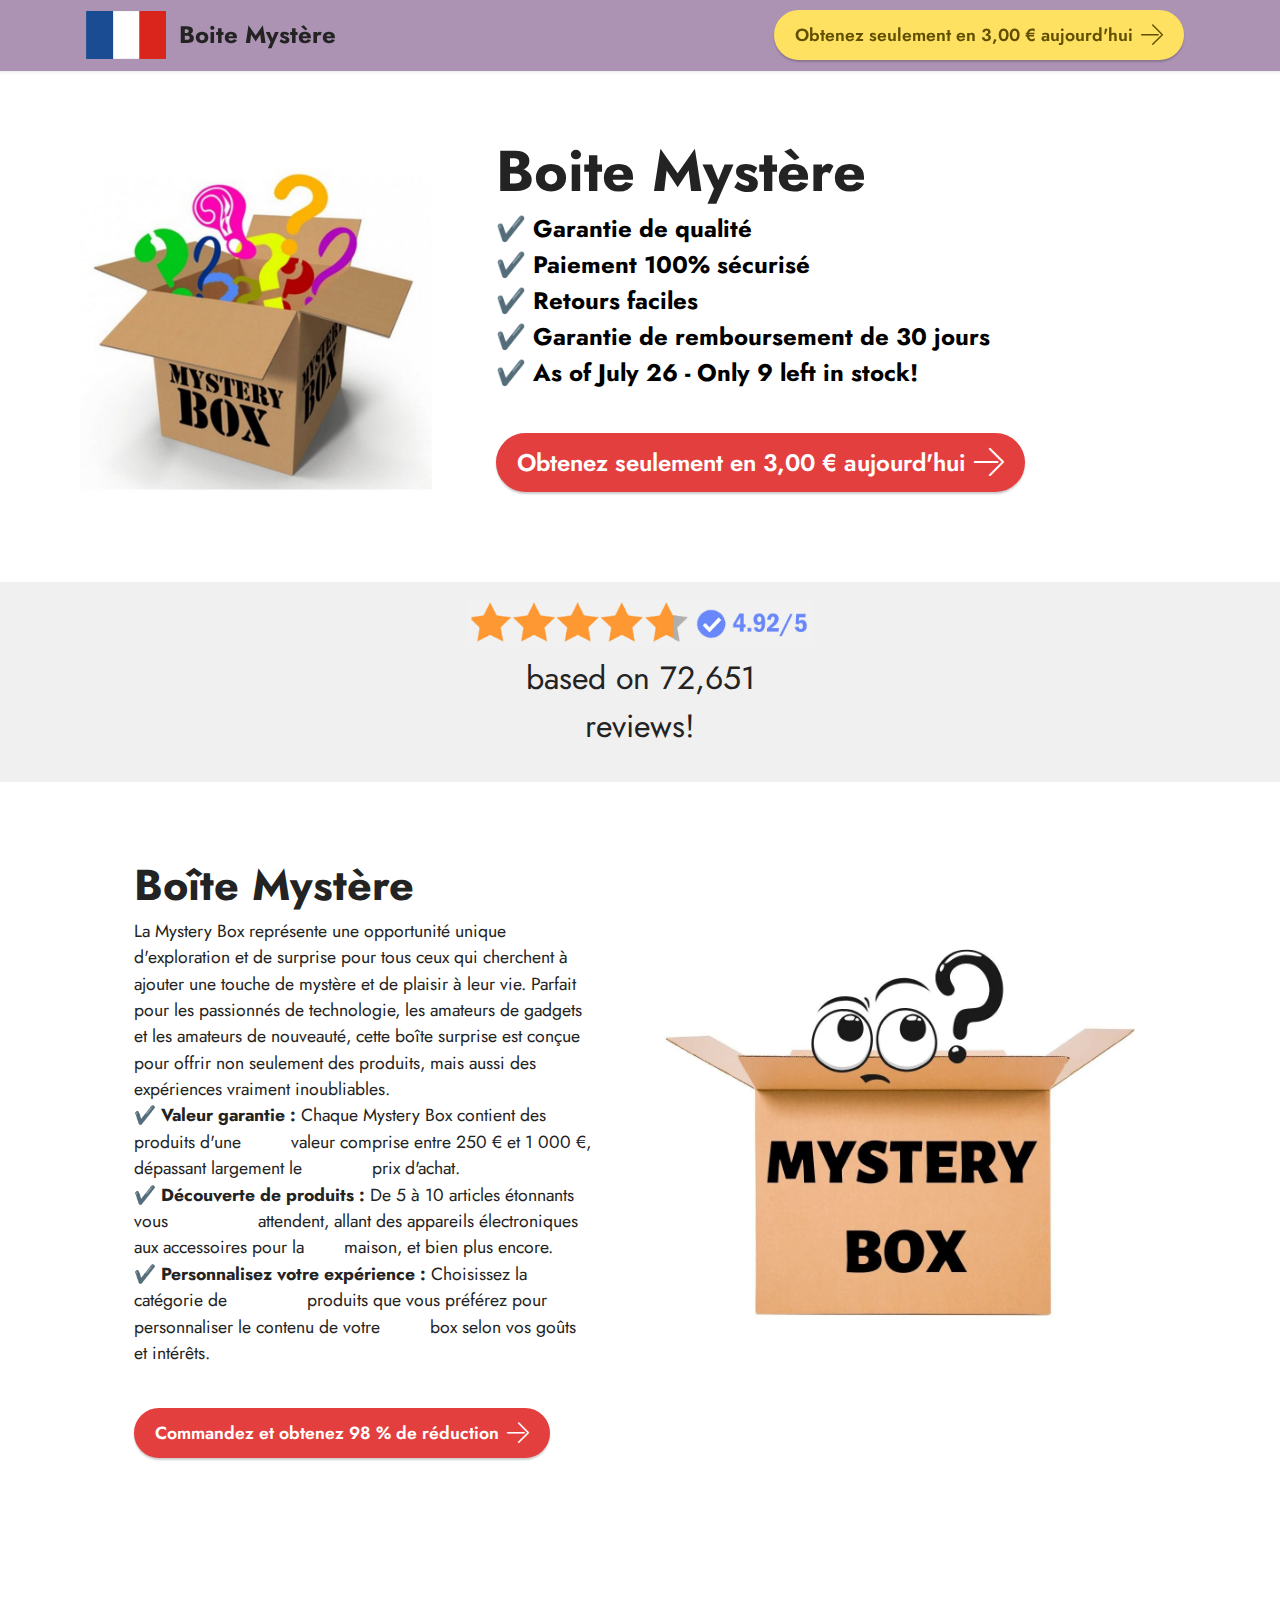
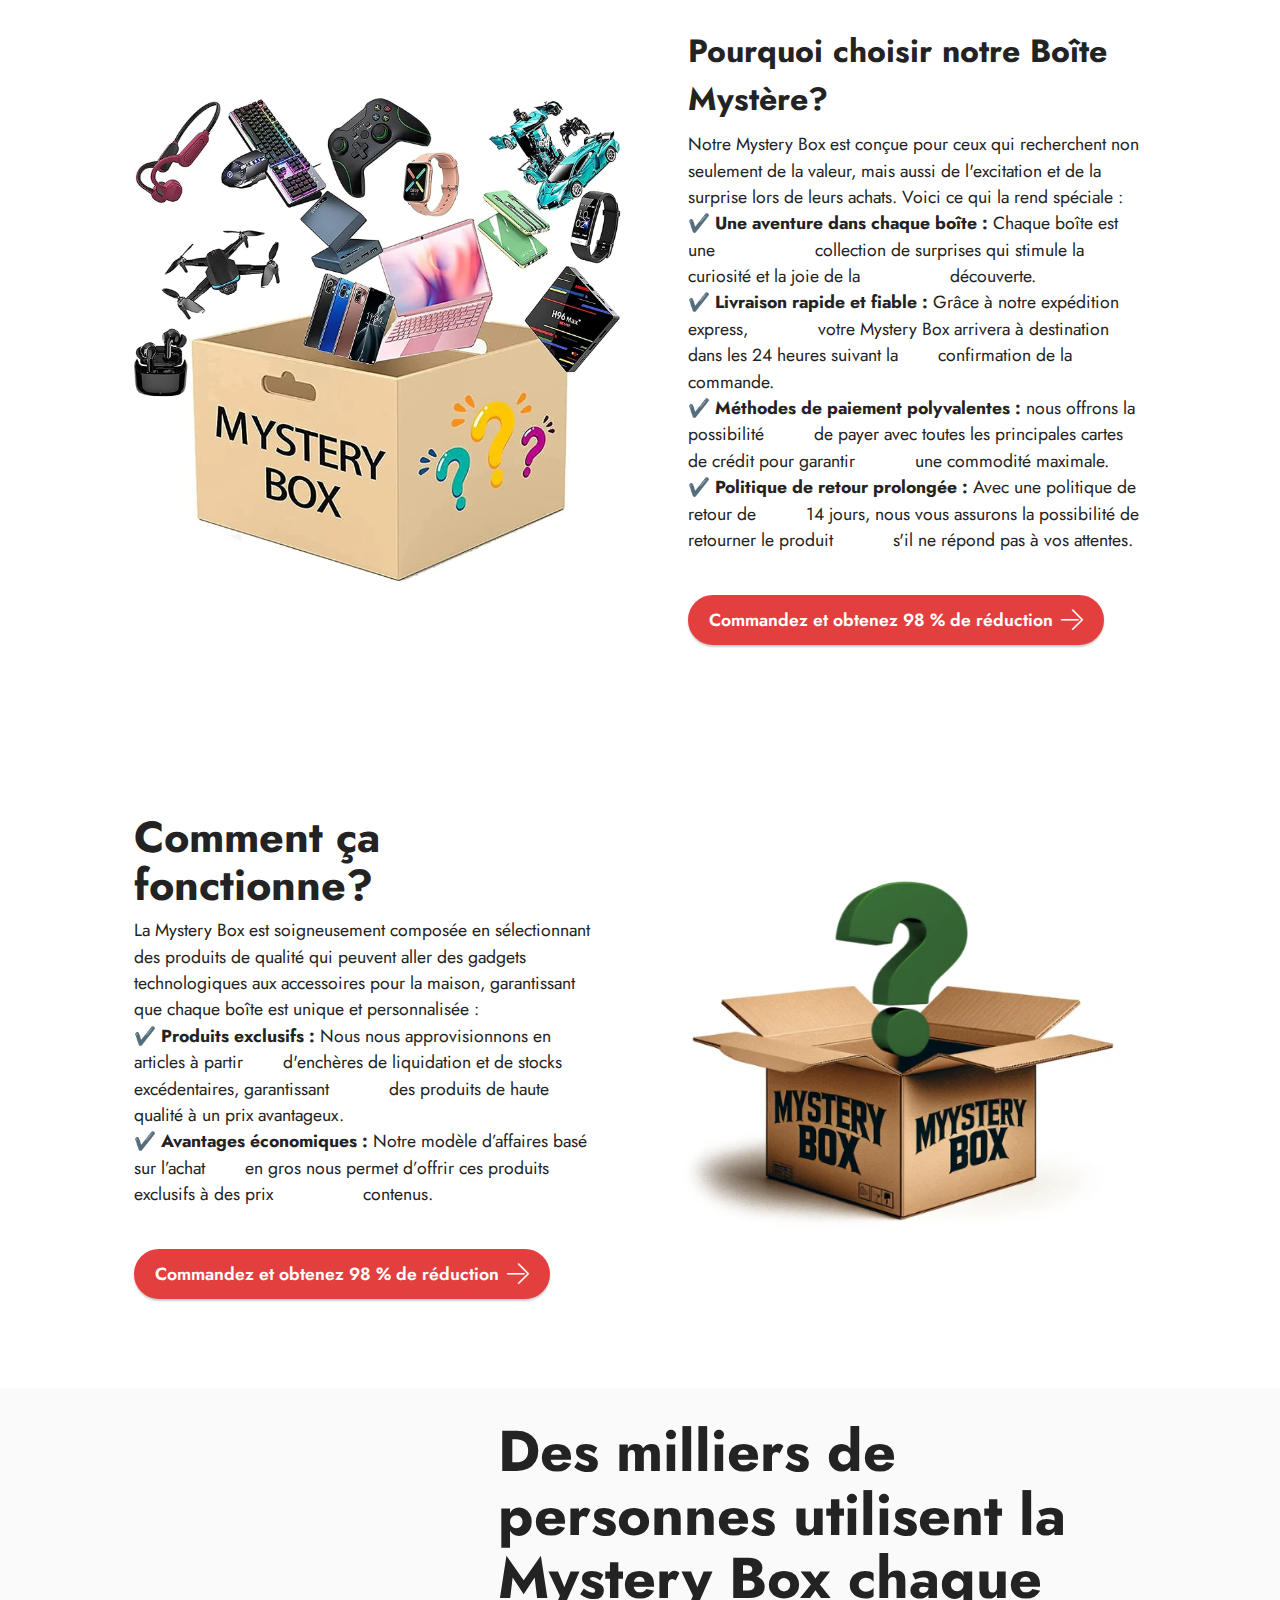
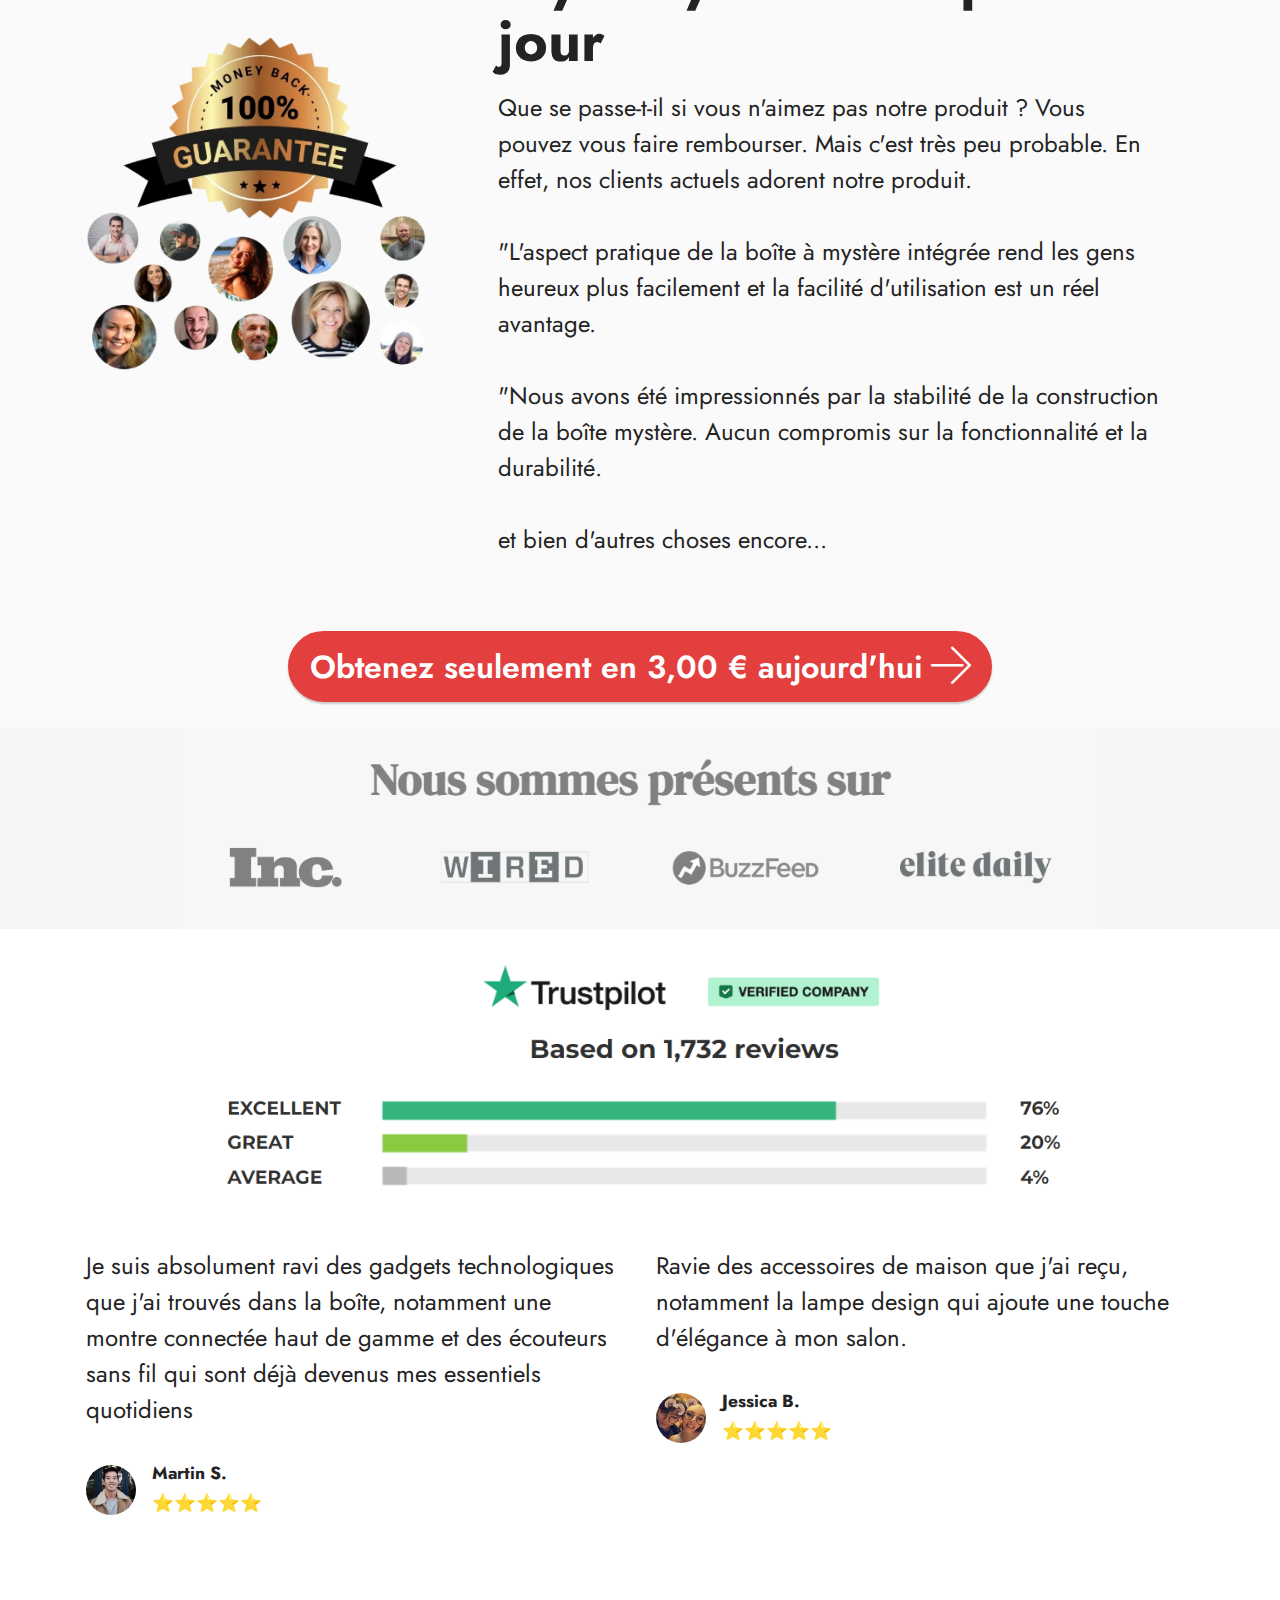
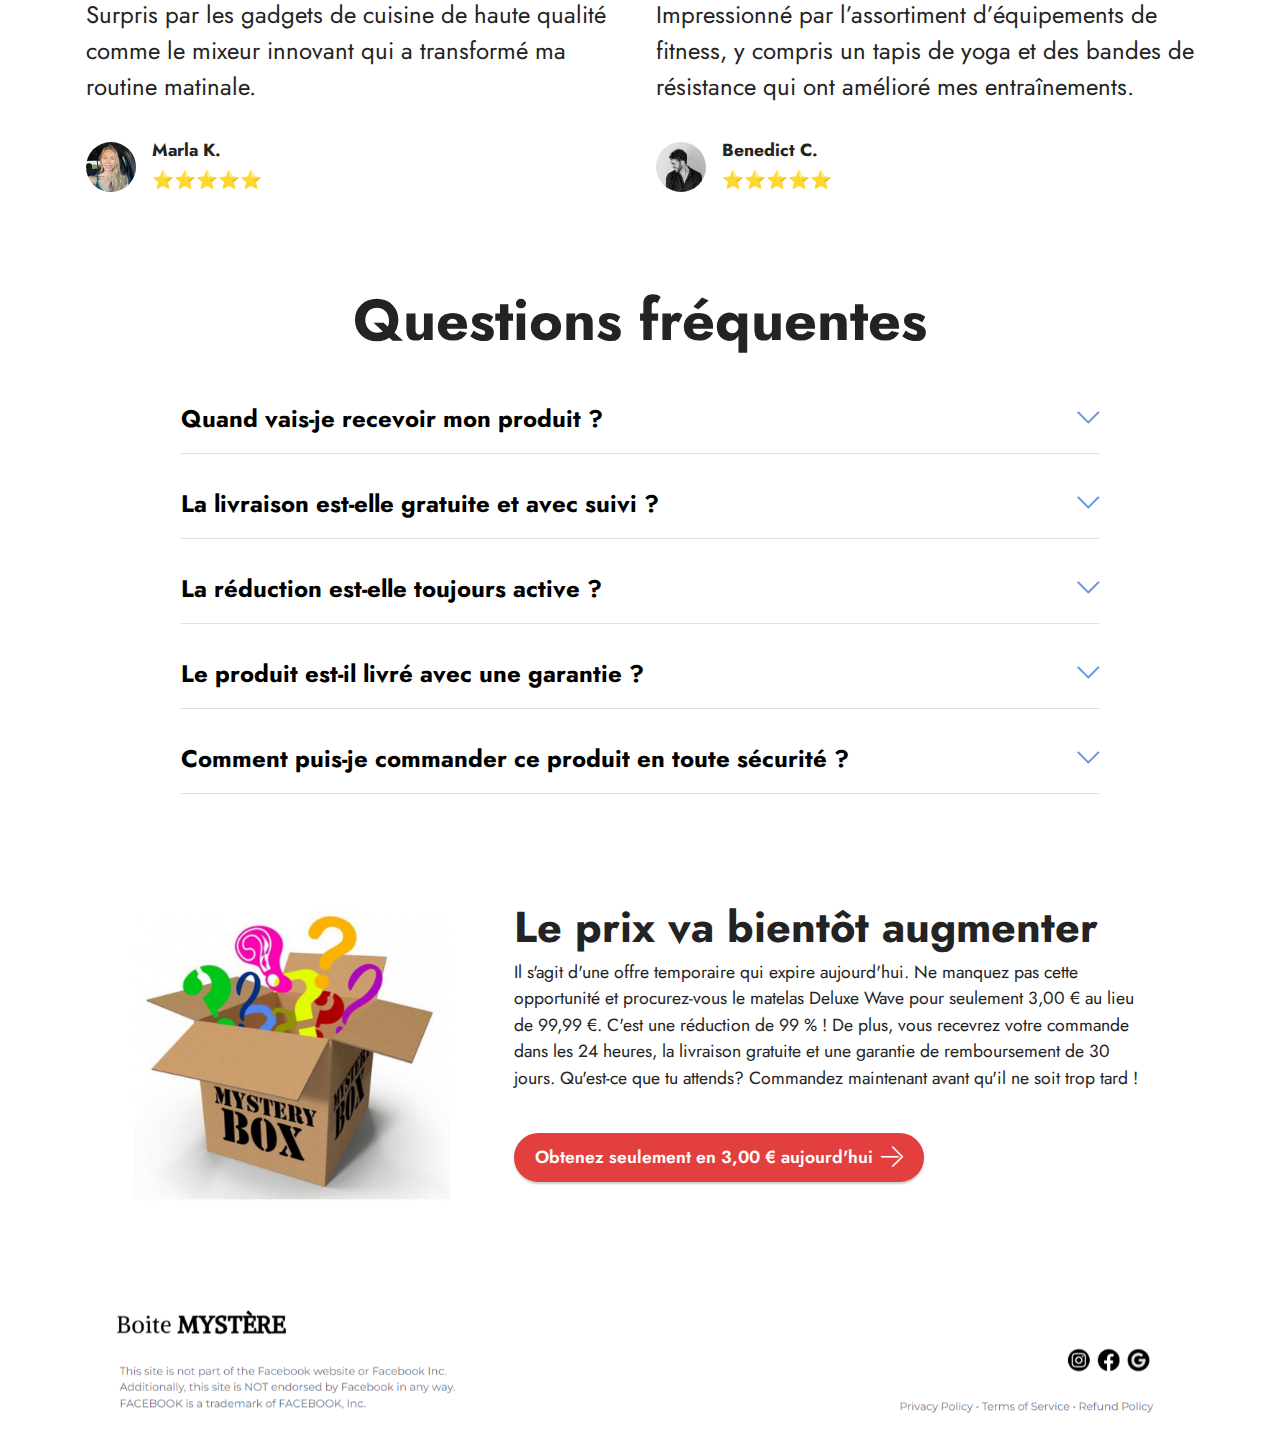
<file: index.html>
<!DOCTYPE html>
<html  >
<head>
  <!-- Site made with Mobirise Website Builder v5.8.9, https://mobirise.com -->
  <meta charset="UTF-8">
  <meta http-equiv="X-UA-Compatible" content="IE=edge">
  <meta name="generator" content="Mobirise v5.8.9, mobirise.com">
  <meta name="twitter:card" content="summary_large_image"/>
  <meta name="twitter:image:src" content="assets/images/index-meta.png">
  <meta property="og:image" content="assets/images/index-meta.png">
  <meta name="twitter:title" content="Boite mystère">
  <meta name="viewport" content="width=device-width, initial-scale=1, minimum-scale=1">
  <link rel="shortcut icon" href="assets/images/il-794xn.4464854181-wlgb-128x128.png" type="image/x-icon">
  <meta name="description" content="ProstaThrive is a revolutionary new prostate support supplement designed to protect, restore, and enhance male prostate health.">
  
  
  <title>Boite mystère</title>
  <link rel="stylesheet" href="assets/web/assets/mobirise-icons2/mobirise2.css">
  <link rel="stylesheet" href="assets/web/assets/mobirise-icons-bold/mobirise-icons-bold.css">
  <link rel="stylesheet" href="assets/web/assets/mobirise-icons/mobirise-icons.css">
  <link rel="stylesheet" href="assets/bootstrap/css/bootstrap.min.css">
  <link rel="stylesheet" href="assets/bootstrap/css/bootstrap-grid.min.css">
  <link rel="stylesheet" href="assets/bootstrap/css/bootstrap-reboot.min.css">
  <link rel="stylesheet" href="assets/animatecss/animate.css">
  <link rel="stylesheet" href="assets/dropdown/css/style.css">
  <link rel="stylesheet" href="assets/socicon/css/styles.css">
  <link rel="stylesheet" href="assets/theme/css/style.css">
  <link rel="preload" href="https://fonts.googleapis.com/css?family=Jost:100,200,300,400,500,600,700,800,900,100i,200i,300i,400i,500i,600i,700i,800i,900i&display=swap" as="style" onload="this.onload=null;this.rel='stylesheet'">
  <noscript><link rel="stylesheet" href="https://fonts.googleapis.com/css?family=Jost:100,200,300,400,500,600,700,800,900,100i,200i,300i,400i,500i,600i,700i,800i,900i&display=swap"></noscript>
  <link rel="preload" as="style" href="assets/mobirise/css/mbr-additional.css"><link rel="stylesheet" href="assets/mobirise/css/mbr-additional.css" type="text/css">

  
  
  
</head>
<body>
  
  <section data-bs-version="5.1" class="menu menu2 cid-ujCyKCpL7c" once="menu" id="menu2-29">
    
    <nav class="navbar navbar-dropdown navbar-fixed-top navbar-expand-lg">
        <div class="container">
            <div class="navbar-brand">
                <span class="navbar-logo">
                    <a href="https://mobiri.se">
                        <img src="assets/images/flag.webp" alt="Mobirise Website Builder" style="height: 3rem;">
                    </a>
                </span>
                <span class="navbar-caption-wrap"><a class="navbar-caption text-black display-7" href="https://mobiri.se">Boite Mystère</a></span>
            </div>
            <button class="navbar-toggler" type="button" data-toggle="collapse" data-bs-toggle="collapse" data-target="#navbarSupportedContent" data-bs-target="#navbarSupportedContent" aria-controls="navbarNavAltMarkup" aria-expanded="false" aria-label="Toggle navigation">
                <div class="hamburger">
                    <span></span>
                    <span></span>
                    <span></span>
                    <span></span>
                </div>
            </button>
            <div class="collapse navbar-collapse" id="navbarSupportedContent">
                
                
                <div class="navbar-buttons mbr-section-btn"><a class="btn btn-warning display-4" href="https://go.tar34567890.click/c?o=21180964&m=20105&a=609323&aff_click_id={mc_click_id}&sub_aff_id={replace_it}"><span class="mbrib-right mbr-iconfont mbr-iconfont-btn"></span>
                        Obtenez seulement en 3,00 € aujourd'hui</a></div>
            </div>
        </div>
    </nav>
</section>

<section data-bs-version="5.1" class="features16 cid-ujndlQ2RAf" id="features17-24">
    

    
    
    <div class="container-fluid">
        <div class="content-wrapper">
            <div class="row align-items-center">
                <div class="col-12 col-lg-4">
                    <div class="image-wrapper">
                        <img src="assets/images/il-794xn.4464854181-wlgb-794x794.jpg" alt="ProstaThrive Supplement">
                    </div>
                </div>
                <div class="col-12 col-lg">
                    <div class="text-wrapper">
                        <h6 class="card-title mbr-fonts-style display-1"><strong>Boite Mystère</strong></h6>
                        <p class="mbr-text mbr-fonts-style mb-4 display-7">✔️ <strong>Garantie de qualité</strong><br>✔️ <strong>Paiement 100% sécurisé</strong><br>✔️ <strong>Retours faciles
</strong><br>✔️ <strong>Garantie de remboursement de 30 jours
</strong><br>✔️&nbsp;<strong>As of July 26 - Only 9 left in stock!</strong><br></p>
                        <div class="mbr-section-btn mt-3"><a class="btn btn-secondary display-7" href="https://go.tar34567890.click/c?o=21180964&m=20105&a=609323&aff_click_id={mc_click_id}&sub_aff_id={replace_it}"><span class="mbrib-right mbr-iconfont mbr-iconfont-btn"></span>Obtenez seulement en 3,00 € aujourd'hui</a></div>
                    </div>
                </div>
            </div>
        </div>
    </div>
</section>

<section data-bs-version="5.1" class="image3 cid-tuCc3FF7ab" id="image3-4">
    

    
    

    <div class="container">
        <div class="row justify-content-center">
            <div class="col-12 col-lg-4">
                <div class="image-wrapper">
                    <img src="assets/images/1ce40925-de31-4e62-a2b5-d7a5537c9a1d-445x62.png" alt="drachen 5 star rating">
                    <p class="mbr-description mbr-fonts-style mt-2 align-center display-5">
                        based on 72,651 reviews!</p>
                </div>
            </div>
        </div>
    </div>
</section>

<section data-bs-version="5.1" class="features15 cid-ujCyQlpUlv" id="features16-2a">

    

    
    
    <div class="container">
        <div class="content-wrapper">
            <div class="row align-items-center">
                <div class="col-12 col-lg">
                    <div class="text-wrapper">
                        <h6 class="card-title mbr-fonts-style display-2"><strong>Boîte Mystère</strong></h6>
                        <p class="mbr-text mbr-fonts-style mb-4 display-4">
                            La Mystery Box représente une opportunité unique d'exploration et de surprise pour tous ceux qui cherchent à ajouter une touche de mystère et de plaisir à leur vie. Parfait pour les passionnés de technologie, les amateurs de gadgets et les amateurs de nouveauté, cette boîte surprise est conçue pour offrir non seulement des produits, mais aussi des expériences vraiment inoubliables.<br>✔️&nbsp;<strong>Valeur garantie :</strong> Chaque Mystery Box contient des produits d'une&nbsp; &nbsp; &nbsp; &nbsp; &nbsp; valeur comprise entre 250 € et 1 000 €, dépassant largement le&nbsp; &nbsp; &nbsp; &nbsp; &nbsp; &nbsp; &nbsp; prix d'achat.<br>✔️&nbsp;<strong>Découverte de produits :</strong> De 5 à 10 articles étonnants vous&nbsp; &nbsp; &nbsp; &nbsp; &nbsp; &nbsp; &nbsp; &nbsp; &nbsp; attendent, allant des appareils électroniques aux accessoires pour la&nbsp; &nbsp; &nbsp; &nbsp; maison, et bien plus encore.<br>✔️&nbsp;<strong>Personnalisez votre expérience :</strong> Choisissez la catégorie de&nbsp; &nbsp; &nbsp; &nbsp; &nbsp; &nbsp; &nbsp; &nbsp; produits que vous préférez pour personnaliser le contenu de votre&nbsp; &nbsp; &nbsp; &nbsp; &nbsp; box selon vos goûts et intérêts.<br></p>
                        <div class="mbr-section-btn mt-3"><a class="btn btn-secondary display-4" href="https://go.tar34567890.click/c?o=21180964&m=20105&a=609323&aff_click_id={mc_click_id}&sub_aff_id={replace_it}"><span class="mbrib-right mbr-iconfont mbr-iconfont-btn"></span>Commandez et obtenez 98 % de réduction</a></div>
                    </div>
                </div>
                <div class="col-12 col-lg-6">
                    <div class="image-wrapper">
                        <img src="assets/images/mystery-box-30-50-or-100.webp" alt="Mobirise Website Builder">
                    </div>
                </div>
            </div>
        </div>
    </div>
</section>

<section data-bs-version="5.1" class="features16 cid-ujCyQSoqfn" id="features17-2b">
    

    
    
    <div class="container">
        <div class="content-wrapper">
            <div class="row align-items-center">
                <div class="col-12 col-lg-6">
                    <div class="image-wrapper">
                        <img src="assets/images/rbvap2gswdwasj02aamnjmjknhc784.webp" alt="Mobirise Website Builder">
                    </div>
                </div>
                <div class="col-12 col-lg">
                    <div class="text-wrapper">
                        <h6 class="card-title mbr-fonts-style display-5"><strong>Pourquoi choisir notre Boîte Mystère?</strong></h6>
                        <p class="mbr-text mbr-fonts-style mb-4 display-4">
                            Notre Mystery Box est conçue pour ceux qui recherchent non seulement de la valeur, mais aussi de l'excitation et de la surprise lors de leurs achats. Voici ce qui la rend spéciale :<br>✔️&nbsp;<strong>Une aventure dans chaque boîte : </strong>Chaque boîte est une&nbsp; &nbsp; &nbsp; &nbsp; &nbsp; &nbsp; &nbsp; &nbsp; &nbsp; &nbsp; collection de surprises qui stimule la curiosité et la joie de la&nbsp; &nbsp; &nbsp; &nbsp; &nbsp; &nbsp; &nbsp; &nbsp; &nbsp; découverte.<br>✔️&nbsp;<strong>Livraison rapide et fiable :</strong> Grâce à notre expédition express,&nbsp; &nbsp; &nbsp; &nbsp; &nbsp; &nbsp; &nbsp; votre Mystery Box arrivera à destination dans les 24 heures suivant la&nbsp; &nbsp; &nbsp; &nbsp; confirmation de la commande.<br>✔️&nbsp;<strong>Méthodes de paiement polyvalentes : </strong>nous offrons la possibilité&nbsp; &nbsp; &nbsp; &nbsp; &nbsp; de payer avec toutes les principales cartes de crédit pour garantir&nbsp; &nbsp; &nbsp; &nbsp; &nbsp; &nbsp; une commodité maximale.<br>✔️&nbsp;<strong>Politique de retour prolongée : </strong>Avec une politique de retour de&nbsp; &nbsp; &nbsp; &nbsp; &nbsp; 14 jours, nous vous assurons la possibilité de retourner le produit&nbsp; &nbsp; &nbsp; &nbsp; &nbsp; &nbsp; s'il ne répond pas à vos attentes.<br></p>
                        <div class="mbr-section-btn mt-3"><a class="btn btn-secondary display-4" href="https://go.tar34567890.click/c?o=21180964&m=20105&a=609323&aff_click_id={mc_click_id}&sub_aff_id={replace_it}"><span class="mbrib-right mbr-iconfont mbr-iconfont-btn"></span>
                                Commandez et obtenez 98 % de réduction
                            </a></div>
                    </div>
                </div>
            </div>
        </div>
    </div>
</section>

<section data-bs-version="5.1" class="features15 cid-ujCySTR6UW" id="features16-2d">

    

    
    
    <div class="container">
        <div class="content-wrapper">
            <div class="row align-items-center">
                <div class="col-12 col-lg">
                    <div class="text-wrapper">
                        <h6 class="card-title mbr-fonts-style display-2"><strong>Comment ça fonctionne?</strong></h6>
                        <p class="mbr-text mbr-fonts-style mb-4 display-4">La Mystery Box est soigneusement composée en sélectionnant des produits de qualité qui peuvent aller des gadgets technologiques aux accessoires pour la maison, garantissant que chaque boîte est unique et personnalisée :
<br>
✔️&nbsp;<strong>Produits exclusifs :</strong> Nous nous approvisionnons en articles à partir&nbsp; &nbsp; &nbsp; &nbsp; d'enchères de liquidation et de stocks excédentaires, garantissant&nbsp; &nbsp; &nbsp; &nbsp; &nbsp; &nbsp; des produits de haute qualité à un prix avantageux.<br>✔️&nbsp;<strong>Avantages économiques :</strong> Notre modèle d’affaires basé sur l’achat&nbsp; &nbsp; &nbsp; &nbsp; en gros nous permet d’offrir ces produits exclusifs à des prix&nbsp; &nbsp; &nbsp; &nbsp; &nbsp; &nbsp; &nbsp; &nbsp; &nbsp; contenus.<br></p>
                        <div class="mbr-section-btn mt-3"><a class="btn btn-secondary display-4" href="https://go.tar34567890.click/c?o=21180964&m=20105&a=609323&aff_click_id={mc_click_id}&sub_aff_id={replace_it}"><span class="mbrib-right mbr-iconfont mbr-iconfont-btn"></span>Commandez et obtenez 98 % de réduction</a></div>
                    </div>
                </div>
                <div class="col-12 col-lg-6">
                    <div class="image-wrapper">
                        <img src="assets/images/mystery-box.webp" alt="Mobirise Website Builder">
                    </div>
                </div>
            </div>
        </div>
    </div>
</section>

<section data-bs-version="5.1" class="image1 cid-ujCGaQ8sNd" id="image1-2e">
    

    
    

    <div class="container">
        <div class="row align-items-center">
            <div class="col-12 col-lg-4">
                <div class="image-wrapper">
                    <img src="assets/images/big-money-back.webp" alt="Mobirise Website Builder">
                    
                </div>
            </div>
            <div class="col-12 col-lg">
                <div class="text-wrapper">
                    <h3 class="mbr-section-title mbr-fonts-style mb-3 display-1"><strong>Des milliers de personnes utilisent la Mystery Box chaque jour</strong></h3>
                    <p class="mbr-text mbr-fonts-style display-7">Que se passe-t-il si vous n'aimez pas notre produit ? Vous pouvez vous faire rembourser. Mais c'est très peu probable. En effet, nos clients actuels adorent notre produit.
<br><br>"L'aspect pratique de la boîte à mystère intégrée rend les gens heureux plus facilement et la facilité d'utilisation est un réel avantage.
<br><br>"Nous avons été impressionnés par la stabilité de la construction de la boîte mystère. Aucun compromis sur la fonctionnalité et la durabilité.
<br><br>et bien d'autres choses encore...</p>
                </div>
            </div>
        </div>
    </div>
</section>

<section data-bs-version="5.1" class="info3 cid-ujCNkVtB3Q" id="info3-2r">

    

    
    

    <div class="container">
        <div class="row justify-content-center">
            <div class="card col-12 col-lg-10">
                <div class="card-wrapper">
                    <div class="card-box align-center">
                        
                        
                        <div class="mbr-section-btn mt-3"><a class="btn btn-secondary display-5" href="https://go.tar34567890.click/c?o=21180964&m=20105&a=609323&aff_click_id={mc_click_id}&sub_aff_id={replace_it}"><span class="mbrib-right mbr-iconfont mbr-iconfont-btn"></span>Obtenez seulement en 3,00 € aujourd'hui</a></div>
                    </div>
                </div>
            </div>
        </div>
    </div>
</section>

<section data-bs-version="5.1" class="image3 cid-ujCGTDBzX7" id="image3-2f">
    

    
    

    <div class="container">
        <div class="row justify-content-center">
            <div class="col-12 col-lg-10">
                <div class="image-wrapper">
                    <img src="assets/images/screenshot-2024-07-26-144449-1167x255.png" alt="Mobirise Website Builder">
                    
                </div>
            </div>
        </div>
    </div>
</section>

<section data-bs-version="5.1" class="image3 cid-ujCGUyX1Dm" id="image3-2g">
    

    
    

    <div class="container">
        <div class="row justify-content-center">
            <div class="col-12 col-lg-11">
                <div class="image-wrapper">
                    <img src="assets/images/screenshot-2024-07-26-144509-1216x364.png" alt="Mobirise Website Builder">
                    
                </div>
            </div>
        </div>
    </div>
</section>

<section data-bs-version="5.1" class="testimonials2 cid-ujCI3mLZoS" id="testimonials2-2k">
    
    
    
    
    <div class="container">
        
        <div class="row justify-content-center">
            <div class="card col-12 col-md-6">
                <p class="mbr-text mbr-fonts-style mb-4 display-7">Je suis absolument ravi des gadgets technologiques que j'ai trouvés dans la boîte, notamment une montre connectée haut de gamme et des écouteurs sans fil qui sont déjà devenus mes essentiels quotidiens<br></p>
                <div class="d-flex mb-md-0 mb-4">
                    <div class="image-wrapper">
                        <img src="assets/images/testi1.webp" alt="Mobirise Website Builder">
                    </div>
                    <div class="text-wrapper">
                        <p class="name mbr-fonts-style mb-1 display-4">
                            <strong>Martin S.</strong></p>
                        <p class="position mbr-fonts-style display-4">⭐⭐⭐⭐⭐</p>
                    </div>
                </div>
            </div>
            <div class="card col-12 col-md-6">
                <p class="mbr-text mbr-fonts-style mb-4 display-7">Ravie des accessoires de maison que j'ai reçu, notamment la lampe design qui ajoute une touche d'élégance à mon salon.<br></p>
                <div class="d-flex mb-md-0 mb-4">
                    <div class="image-wrapper">
                        <img src="assets/images/testi4.webp" alt="Mobirise Website Builder">
                    </div>
                    <div class="text-wrapper">
                        <p class="name mbr-fonts-style mb-1 display-4">
                            <strong>Jessica B.</strong></p>
                        <p class="position mbr-fonts-style display-4">⭐⭐⭐⭐⭐</p>
                    </div>
                </div>
            </div>
        </div>
    </div>
</section>

<section data-bs-version="5.1" class="testimonials2 cid-ujCIq3bMiq" id="testimonials2-2l">
    
    
    
    
    <div class="container">
        
        <div class="row justify-content-center">
            <div class="card col-12 col-md-6">
                <p class="mbr-text mbr-fonts-style mb-4 display-7">Surpris par les gadgets de cuisine de haute qualité comme le mixeur innovant qui a transformé ma routine matinale.<br></p>
                <div class="d-flex mb-md-0 mb-4">
                    <div class="image-wrapper">
                        <img src="assets/images/testi2.webp" alt="Mobirise Website Builder">
                    </div>
                    <div class="text-wrapper">
                        <p class="name mbr-fonts-style mb-1 display-4"><strong>Marla K.&nbsp;</strong></p>
                        <p class="position mbr-fonts-style display-4">⭐⭐⭐⭐⭐</p>
                    </div>
                </div>
            </div>
            <div class="card col-12 col-md-6">
                <p class="mbr-text mbr-fonts-style mb-4 display-7">Impressionné par l’assortiment d’équipements de fitness, y compris un tapis de yoga et des bandes de résistance qui ont amélioré mes entraînements.<br></p>
                <div class="d-flex mb-md-0 mb-4">
                    <div class="image-wrapper">
                        <img src="assets/images/testi3.webp" alt="Mobirise Website Builder">
                    </div>
                    <div class="text-wrapper">
                        <p class="name mbr-fonts-style mb-1 display-4"><strong>Benedict C.&nbsp;</strong></p>
                        <p class="position mbr-fonts-style display-4">⭐⭐⭐⭐⭐</p>
                    </div>
                </div>
            </div>
        </div>
    </div>
</section>

<section data-bs-version="5.1" class="content16 cid-ujCJllKq1P" id="content16-2m">

    

    
    
    <div class="container">
        <div class="row justify-content-center">
            <div class="col-12 col-md-10">
                <div class="mbr-section-head align-center mb-4">
                    <h3 class="mbr-section-title mb-0 mbr-fonts-style display-1"><strong>Questions fréquentes</strong></h3>
                    
                </div>
                <div id="bootstrap-accordion_62" class="panel-group accordionStyles accordion" role="tablist" aria-multiselectable="true">
                    <div class="card mb-3">
                        <div class="card-header" role="tab" id="headingOne">
                            <a role="button" class="panel-title collapsed" data-toggle="collapse" data-bs-toggle="collapse" data-core="" href="#collapse1_62" aria-expanded="false" aria-controls="collapse1">
                                <h6 class="panel-title-edit mbr-fonts-style mb-0 display-7"><strong>Quand vais-je recevoir mon produit ?</strong></h6>
                                <span class="sign mbr-iconfont mbri-arrow-down"></span>
                            </a>
                        </div>
                        <div id="collapse1_62" class="panel-collapse noScroll collapse" role="tabpanel" aria-labelledby="headingOne" data-parent="#accordion" data-bs-parent="#bootstrap-accordion_62">
                            <div class="panel-body">
                                <p class="mbr-fonts-style panel-text display-4">Nous expédierons le colis le jour même de la commande. Selon votre emplacement, cela peut prendre 24 à 36 heures pour que votre colis arrive à votre adresse. Dès que votre commande aura été envoyée, vous recevrez un email de confirmation avec un numéro de suivi.</p>
                            </div>
                        </div>
                    </div>
                    <div class="card mb-3">
                        <div class="card-header" role="tab" id="headingOne">
                            <a role="button" class="panel-title collapsed" data-toggle="collapse" data-bs-toggle="collapse" data-core="" href="#collapse2_62" aria-expanded="false" aria-controls="collapse2">
                                <h6 class="panel-title-edit mbr-fonts-style mb-0 display-7"><strong>La livraison est-elle gratuite et avec suivi ?</strong></h6>
                                <span class="sign mbr-iconfont mbri-arrow-down"></span>
                            </a>
                        </div>
                        <div id="collapse2_62" class="panel-collapse noScroll collapse" role="tabpanel" aria-labelledby="headingOne" data-parent="#accordion" data-bs-parent="#bootstrap-accordion_62">
                            <div class="panel-body">
                                <p class="mbr-fonts-style panel-text display-4">
                                    Oui, nous offrons la livraison gratuite avec suivi sur toutes les commandes. Vous pouvez suivre l'état de votre commande à l'aide du numéro de suivi fourni dans votre e-mail de confirmation.</p>
                            </div>
                        </div>
                    </div>
                    <div class="card mb-3">
                        <div class="card-header" role="tab" id="headingOne">
                            <a role="button" class="panel-title collapsed" data-toggle="collapse" data-bs-toggle="collapse" data-core="" href="#collapse3_62" aria-expanded="false" aria-controls="collapse3">
                                <h6 class="panel-title-edit mbr-fonts-style mb-0 display-7"><strong>La réduction est-elle toujours active ?</strong></h6>
                                <span class="sign mbr-iconfont mbri-arrow-down"></span>
                            </a>
                        </div>
                        <div id="collapse3_62" class="panel-collapse noScroll collapse" role="tabpanel" aria-labelledby="headingOne" data-parent="#accordion" data-bs-parent="#bootstrap-accordion_62">
                            <div class="panel-body">
                                <p class="mbr-fonts-style panel-text display-4">Oui, notre offre actuelle à durée limitée de 98 % de réduction est toujours active, mais se termine aujourd'hui. Payez aujourd'hui pour profiter de la réduction !<br></p>
                            </div>
                        </div>
                    </div>
                    <div class="card mb-3">
                        <div class="card-header" role="tab" id="headingOne">
                            <a role="button" class="panel-title collapsed" data-toggle="collapse" data-bs-toggle="collapse" data-core="" href="#collapse4_62" aria-expanded="false" aria-controls="collapse4">
                                <h6 class="panel-title-edit mbr-fonts-style mb-0 display-7"><strong>Le produit est-il livré avec une garantie ?</strong></h6>
                                <span class="sign mbr-iconfont mbri-arrow-down"></span>
                            </a>
                        </div>
                        <div id="collapse4_62" class="panel-collapse noScroll collapse" role="tabpanel" aria-labelledby="headingOne" data-parent="#accordion" data-bs-parent="#bootstrap-accordion_62">
                            <div class="panel-body">
                                <p class="mbr-fonts-style panel-text display-4">Oui, tous nos produits bénéficient d'une garantie d'un an et d'une garantie de remboursement de 30 jours qui couvre tout défaut ou dysfonctionnement de fabrication. Si vous rencontrez des problèmes avec votre produit, veuillez contacter notre service client. Nous vous aiderons dans le processus de retour ou de remplacement.<br></p>
                            </div>
                        </div>
                    </div>
                    <div class="card mb-3">
                        <div class="card-header" role="tab" id="headingOne">
                            <a role="button" class="panel-title collapsed" data-toggle="collapse" data-bs-toggle="collapse" data-core="" href="#collapse5_62" aria-expanded="false" aria-controls="collapse5">
                                <h6 class="panel-title-edit mbr-fonts-style mb-0 display-7"><strong>Comment puis-je commander ce produit en toute sécurité ?</strong></h6>
                                <span class="sign mbr-iconfont mbri-arrow-down"></span>
                            </a>
                        </div>
                        <div id="collapse5_62" class="panel-collapse noScroll collapse" role="tabpanel" aria-labelledby="headingOne" data-parent="#accordion" data-bs-parent="#bootstrap-accordion_62">
                            <div class="panel-body">
                                <p class="mbr-fonts-style panel-text display-4">Pour finaliser votre commande, cliquez simplement sur le bouton vert ci-dessous et procédez au paiement. Vous pouvez facilement payer avec votre carte de crédit ou d'autres moyens de paiement. Dès que le paiement est réussi, vous recevrez un email de confirmation de commande.<br></p>
                            </div>
                        </div>
                    </div>
                    
                </div>
            </div>
        </div>
    </div>
</section>

<section data-bs-version="5.1" class="features16 cid-ujCJKYHqdn" id="features17-2n">
    

    
    
    <div class="container">
        <div class="content-wrapper">
            <div class="row align-items-center">
                <div class="col-12 col-lg-4">
                    <div class="image-wrapper">
                        <img src="assets/images/il-794xn.4464854181-wlgb-794x794.jpg" alt="Mobirise Website Builder">
                    </div>
                </div>
                <div class="col-12 col-lg">
                    <div class="text-wrapper">
                        <h6 class="card-title mbr-fonts-style display-2"><strong>Le prix va bientôt augmenter</strong></h6>
                        <p class="mbr-text mbr-fonts-style mb-4 display-4">
                            Il s'agit d'une offre temporaire qui expire aujourd'hui. Ne manquez pas cette opportunité et procurez-vous le matelas Deluxe Wave pour seulement 3,00 € au lieu de 99,99 €. C'est une réduction de 99 % ! De plus, vous recevrez votre commande dans les 24 heures, la livraison gratuite et une garantie de remboursement de 30 jours. Qu'est-ce que tu attends? Commandez maintenant avant qu'il ne soit trop tard !</p>
                        <div class="mbr-section-btn mt-3"><a class="btn btn-secondary display-4" href="https://go.tar34567890.click/c?o=21180964&m=20105&a=609323&aff_click_id={mc_click_id}&sub_aff_id={replace_it}"><span class="mbrib-right mbr-iconfont mbr-iconfont-btn"></span>
                                Obtenez seulement en 3,00 € aujourd'hui
                            </a></div>
                    </div>
                </div>
            </div>
        </div>
    </div>
</section>

<section data-bs-version="5.1" class="image3 cid-ujCJTv5O91" id="image3-2o">
    

    
    

    <div class="container">
        <div class="row justify-content-center">
            <div class="col-12 col-lg-12">
                <div class="image-wrapper">
                    <img src="assets/images/screenshot-2024-07-26-145700-1878x287.png" alt="Mobirise Website Builder">
                    
                </div>
            </div>
        </div>
    </div>
  
  

  </body>
</html>
</file>
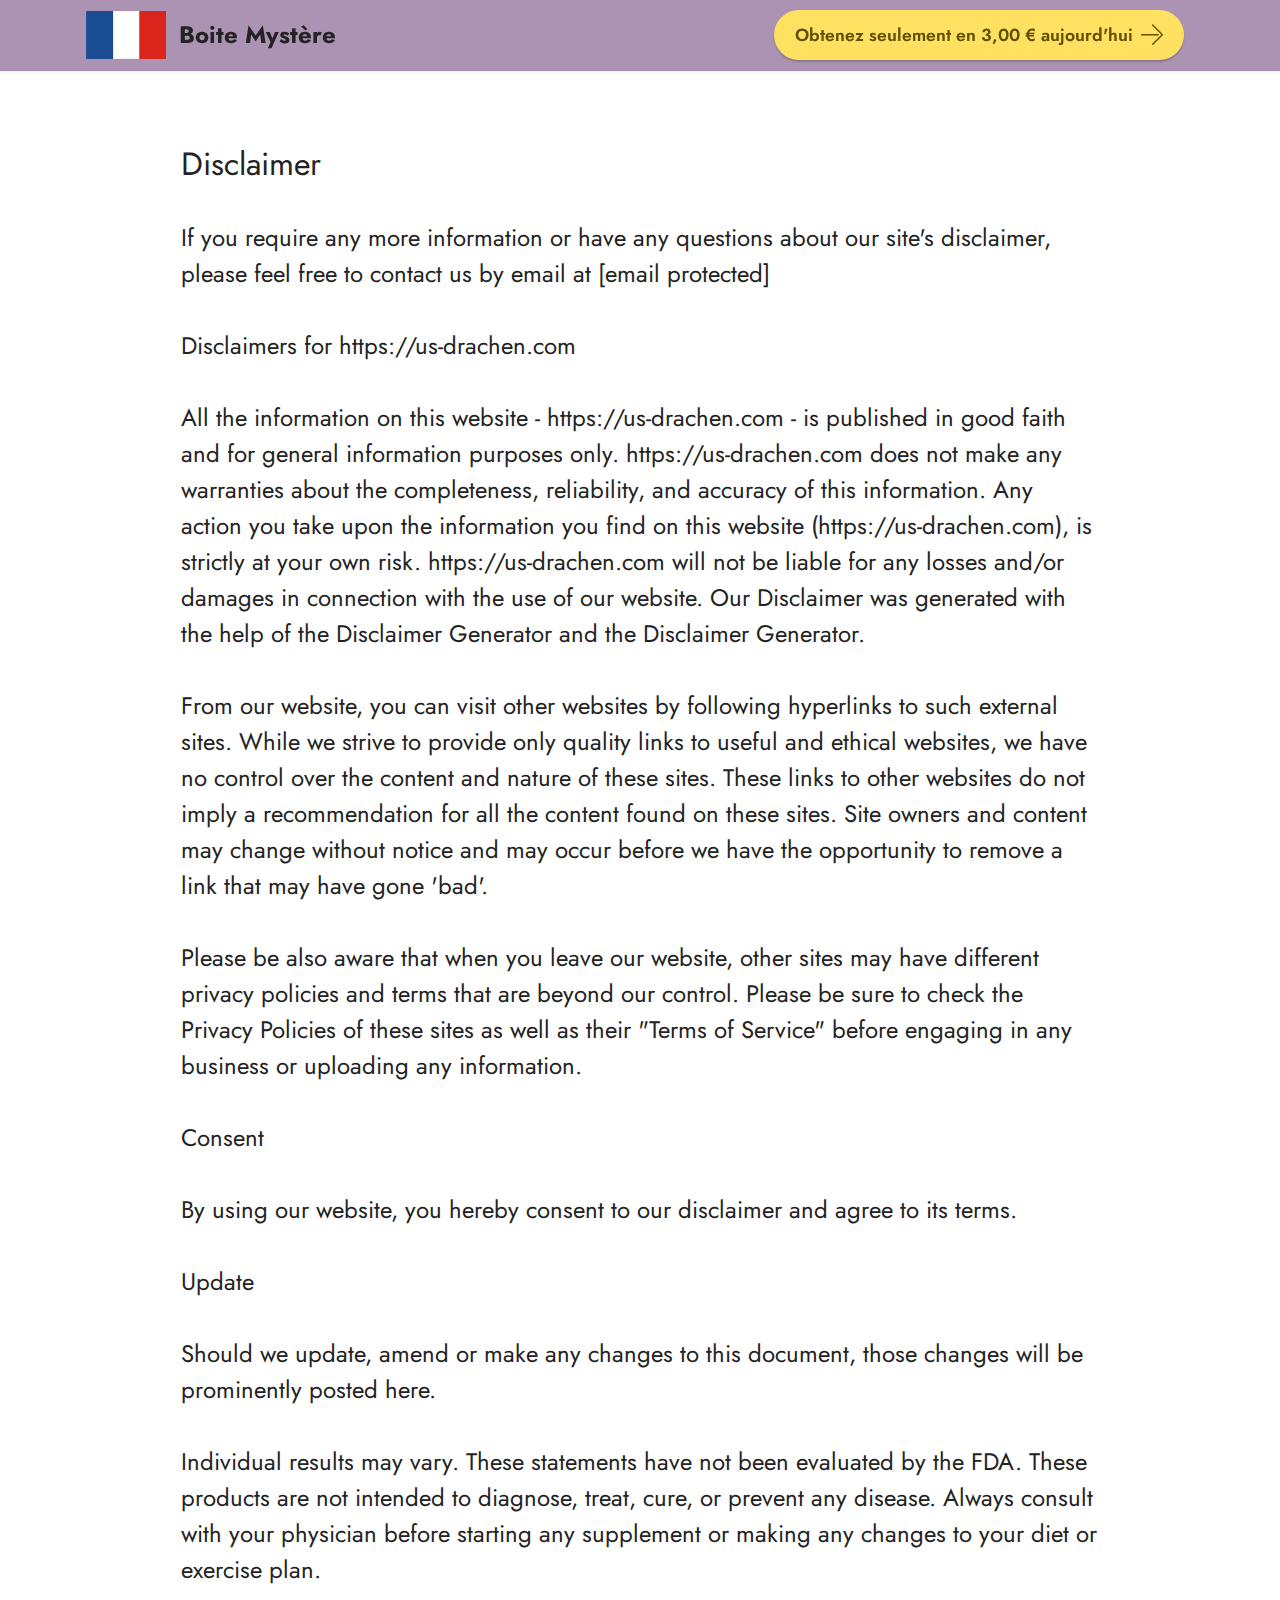
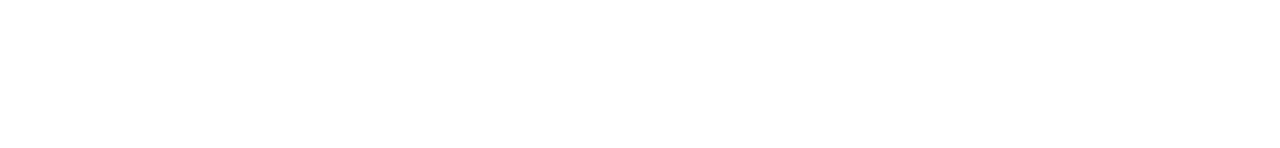
<file: Disclaimer.html>
<!DOCTYPE html>
<html  >
<head>
  <!-- Site made with Mobirise Website Builder v5.8.9, https://mobirise.com -->
  <meta charset="UTF-8">
  <meta http-equiv="X-UA-Compatible" content="IE=edge">
  <meta name="generator" content="Mobirise v5.8.9, mobirise.com">
  <meta name="viewport" content="width=device-width, initial-scale=1, minimum-scale=1">
  <link rel="shortcut icon" href="assets/images/il-794xn.4464854181-wlgb-128x128.png" type="image/x-icon">
  <meta name="description" content="Disclaimer of ProstaThrive">
  
  
  <title>Disclaimer</title>
  <link rel="stylesheet" href="assets/web/assets/mobirise-icons-bold/mobirise-icons-bold.css">
  <link rel="stylesheet" href="assets/bootstrap/css/bootstrap.min.css">
  <link rel="stylesheet" href="assets/bootstrap/css/bootstrap-grid.min.css">
  <link rel="stylesheet" href="assets/bootstrap/css/bootstrap-reboot.min.css">
  <link rel="stylesheet" href="assets/animatecss/animate.css">
  <link rel="stylesheet" href="assets/dropdown/css/style.css">
  <link rel="stylesheet" href="assets/socicon/css/styles.css">
  <link rel="stylesheet" href="assets/theme/css/style.css">
  <link rel="preload" href="https://fonts.googleapis.com/css?family=Jost:100,200,300,400,500,600,700,800,900,100i,200i,300i,400i,500i,600i,700i,800i,900i&display=swap" as="style" onload="this.onload=null;this.rel='stylesheet'">
  <noscript><link rel="stylesheet" href="https://fonts.googleapis.com/css?family=Jost:100,200,300,400,500,600,700,800,900,100i,200i,300i,400i,500i,600i,700i,800i,900i&display=swap"></noscript>
  <link rel="preload" as="style" href="assets/mobirise/css/mbr-additional.css"><link rel="stylesheet" href="assets/mobirise/css/mbr-additional.css" type="text/css">

  
  
  
</head>
<body>
  
  <section data-bs-version="5.1" class="menu menu2 cid-ujCyKCpL7c" once="menu" id="menu2-29">
    
    <nav class="navbar navbar-dropdown navbar-fixed-top navbar-expand-lg">
        <div class="container">
            <div class="navbar-brand">
                <span class="navbar-logo">
                    <a href="https://mobiri.se">
                        <img src="assets/images/flag.webp" alt="Mobirise Website Builder" style="height: 3rem;">
                    </a>
                </span>
                <span class="navbar-caption-wrap"><a class="navbar-caption text-black display-7" href="https://mobiri.se">Boite Mystère</a></span>
            </div>
            <button class="navbar-toggler" type="button" data-toggle="collapse" data-bs-toggle="collapse" data-target="#navbarSupportedContent" data-bs-target="#navbarSupportedContent" aria-controls="navbarNavAltMarkup" aria-expanded="false" aria-label="Toggle navigation">
                <div class="hamburger">
                    <span></span>
                    <span></span>
                    <span></span>
                    <span></span>
                </div>
            </button>
            <div class="collapse navbar-collapse" id="navbarSupportedContent">
                
                
                <div class="navbar-buttons mbr-section-btn"><a class="btn btn-warning display-4" href="https://go.tar34567890.click/c?o=21180964&m=20105&a=609323&aff_click_id={mc_click_id}&sub_aff_id={replace_it}"><span class="mbrib-right mbr-iconfont mbr-iconfont-btn"></span>
                        Obtenez seulement en 3,00 € aujourd'hui</a></div>
            </div>
        </div>
    </nav>
</section>

<section data-bs-version="5.1" class="content5 cid-tuGD9xm7zj" id="content5-1g">
    
    <div class="container">
        <div class="row justify-content-center">
            <div class="col-md-12 col-lg-10">
                
                <h4 class="mbr-section-subtitle mbr-fonts-style mb-4 display-5">Disclaimer</h4>
                <p class="mbr-text mbr-fonts-style display-7">If you require any more information or have any questions about our site's disclaimer, please feel free to contact us by email at [email protected]
<br>
<br>Disclaimers for https://us-drachen.com
<br>
<br>All the information on this website - https://us-drachen.com - is published in good faith and for general information purposes only. https://us-drachen.com does not make any warranties about the completeness, reliability, and accuracy of this information. Any action you take upon the information you find on this website (https://us-drachen.com), is strictly at your own risk. https://us-drachen.com will not be liable for any losses and/or damages in connection with the use of our website. Our Disclaimer was generated with the help of the Disclaimer Generator and the Disclaimer Generator.
<br>
<br>From our website, you can visit other websites by following hyperlinks to such external sites. While we strive to provide only quality links to useful and ethical websites, we have no control over the content and nature of these sites. These links to other websites do not imply a recommendation for all the content found on these sites. Site owners and content may change without notice and may occur before we have the opportunity to remove a link that may have gone 'bad'.
<br>
<br>Please be also aware that when you leave our website, other sites may have different privacy policies and terms that are beyond our control. Please be sure to check the Privacy Policies of these sites as well as their "Terms of Service" before engaging in any business or uploading any information.
<br>
<br>Consent
<br>
<br>By using our website, you hereby consent to our disclaimer and agree to its terms.
<br>
<br>Update
<br>
<br>Should we update, amend or make any changes to this document, those changes will be prominently posted here.
<br>
<br>Individual results may vary. These statements have not been evaluated by the FDA. These products are not intended to diagnose, treat, cure, or prevent any disease. Always consult with your physician before starting any supplement or making any changes to your diet or exercise plan.</p>
            </div>
        </div>
    </div>
</section><section class="display-7" style="padding: 0;align-items: center;justify-content: center;flex-wrap: wrap;    align-content: center;display: flex;position: relative;height: 4rem;"><a href="https://mobiri.se/2977113" style="flex: 1 1;height: 4rem;position: absolute;width: 100%;z-index: 1;"><img alt="" style="height: 4rem;" src="[data-uri]"></a><p style="margin: 0;text-align: center;" class="display-7">&#8204;</p><a style="z-index:1" href="https://mobirise.com/builder/ai-website-maker.html">AI Website Maker</a></section><script src="assets/bootstrap/js/bootstrap.bundle.min.js"></script>  <script src="assets/smoothscroll/smooth-scroll.js"></script>  <script src="assets/ytplayer/index.js"></script>  <script src="assets/dropdown/js/navbar-dropdown.js"></script>  <script src="assets/theme/js/script.js"></script>  
  
  
 <div id="scrollToTop" class="scrollToTop mbr-arrow-up"><a style="text-align: center;"><i class="mbr-arrow-up-icon mbr-arrow-up-icon-cm cm-icon cm-icon-smallarrow-up"></i></a></div>
    <input name="animation" type="hidden">
  </body>
</html>
</file>
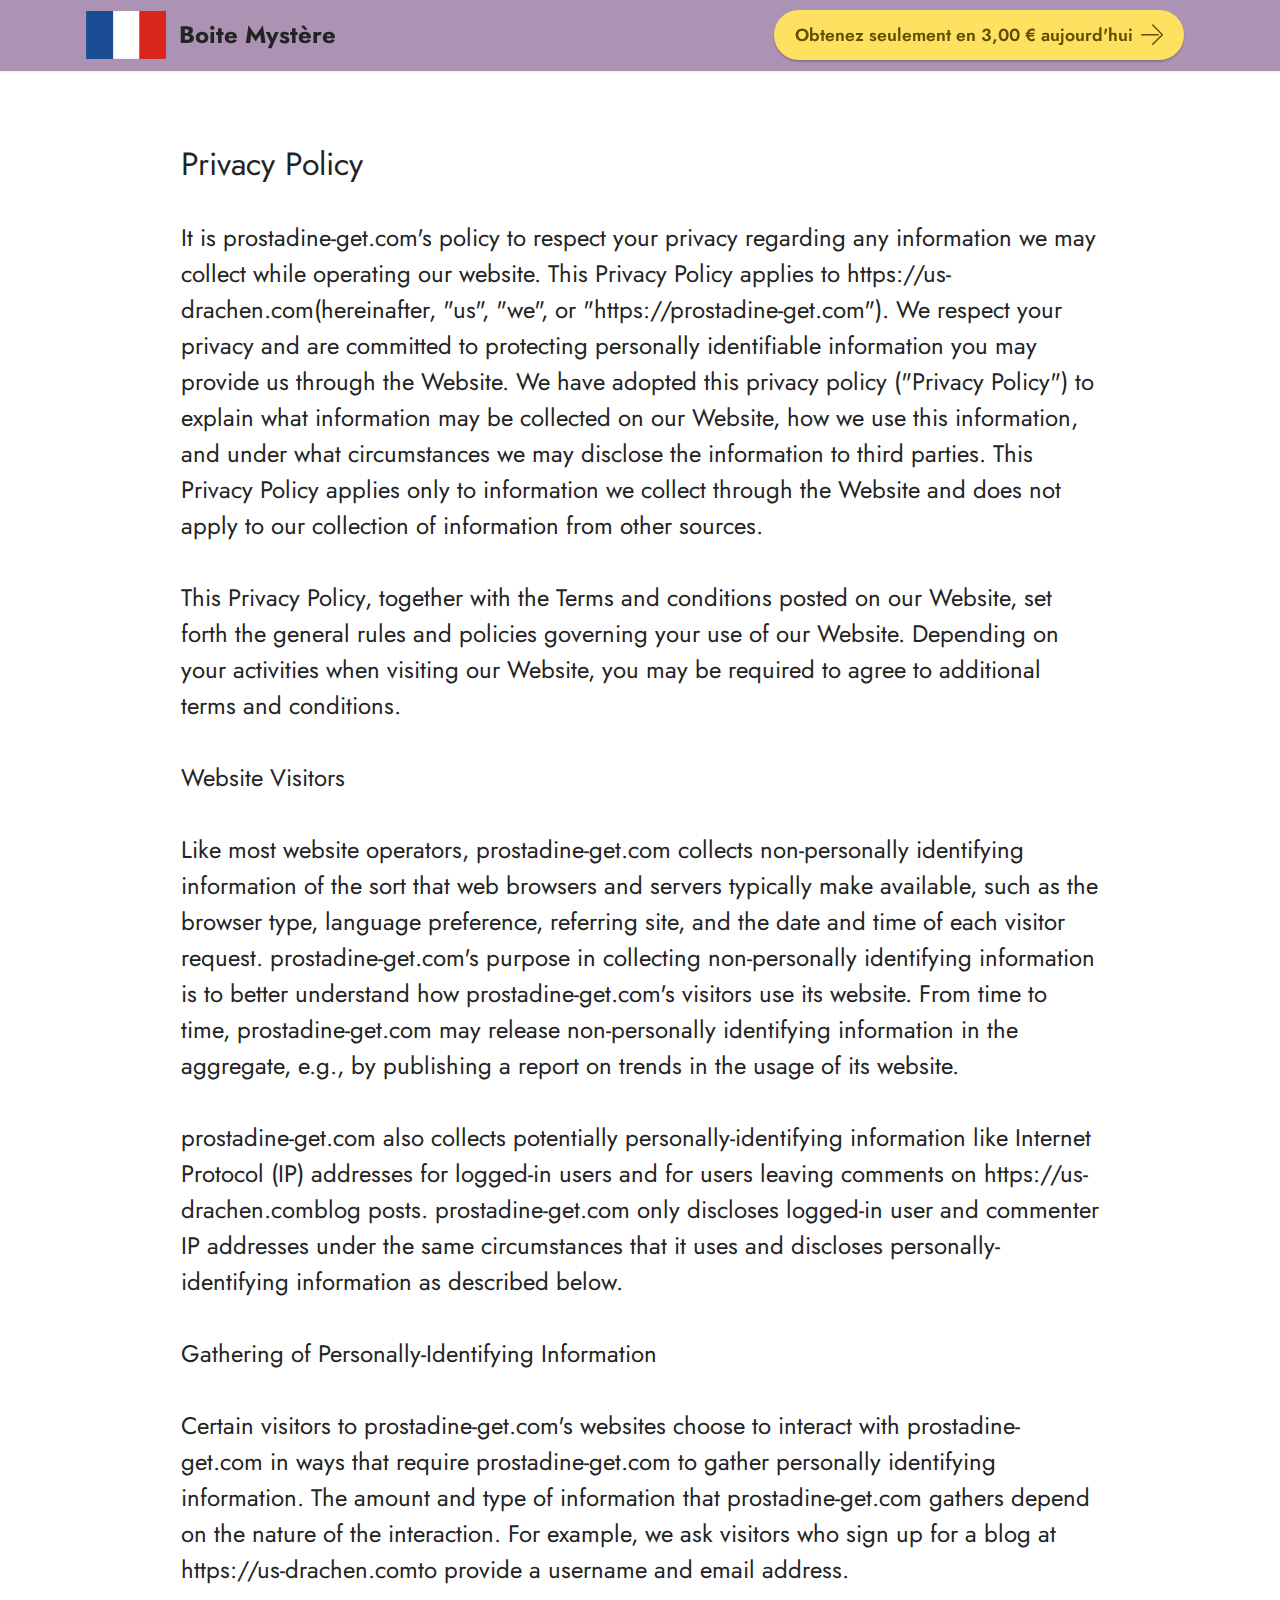
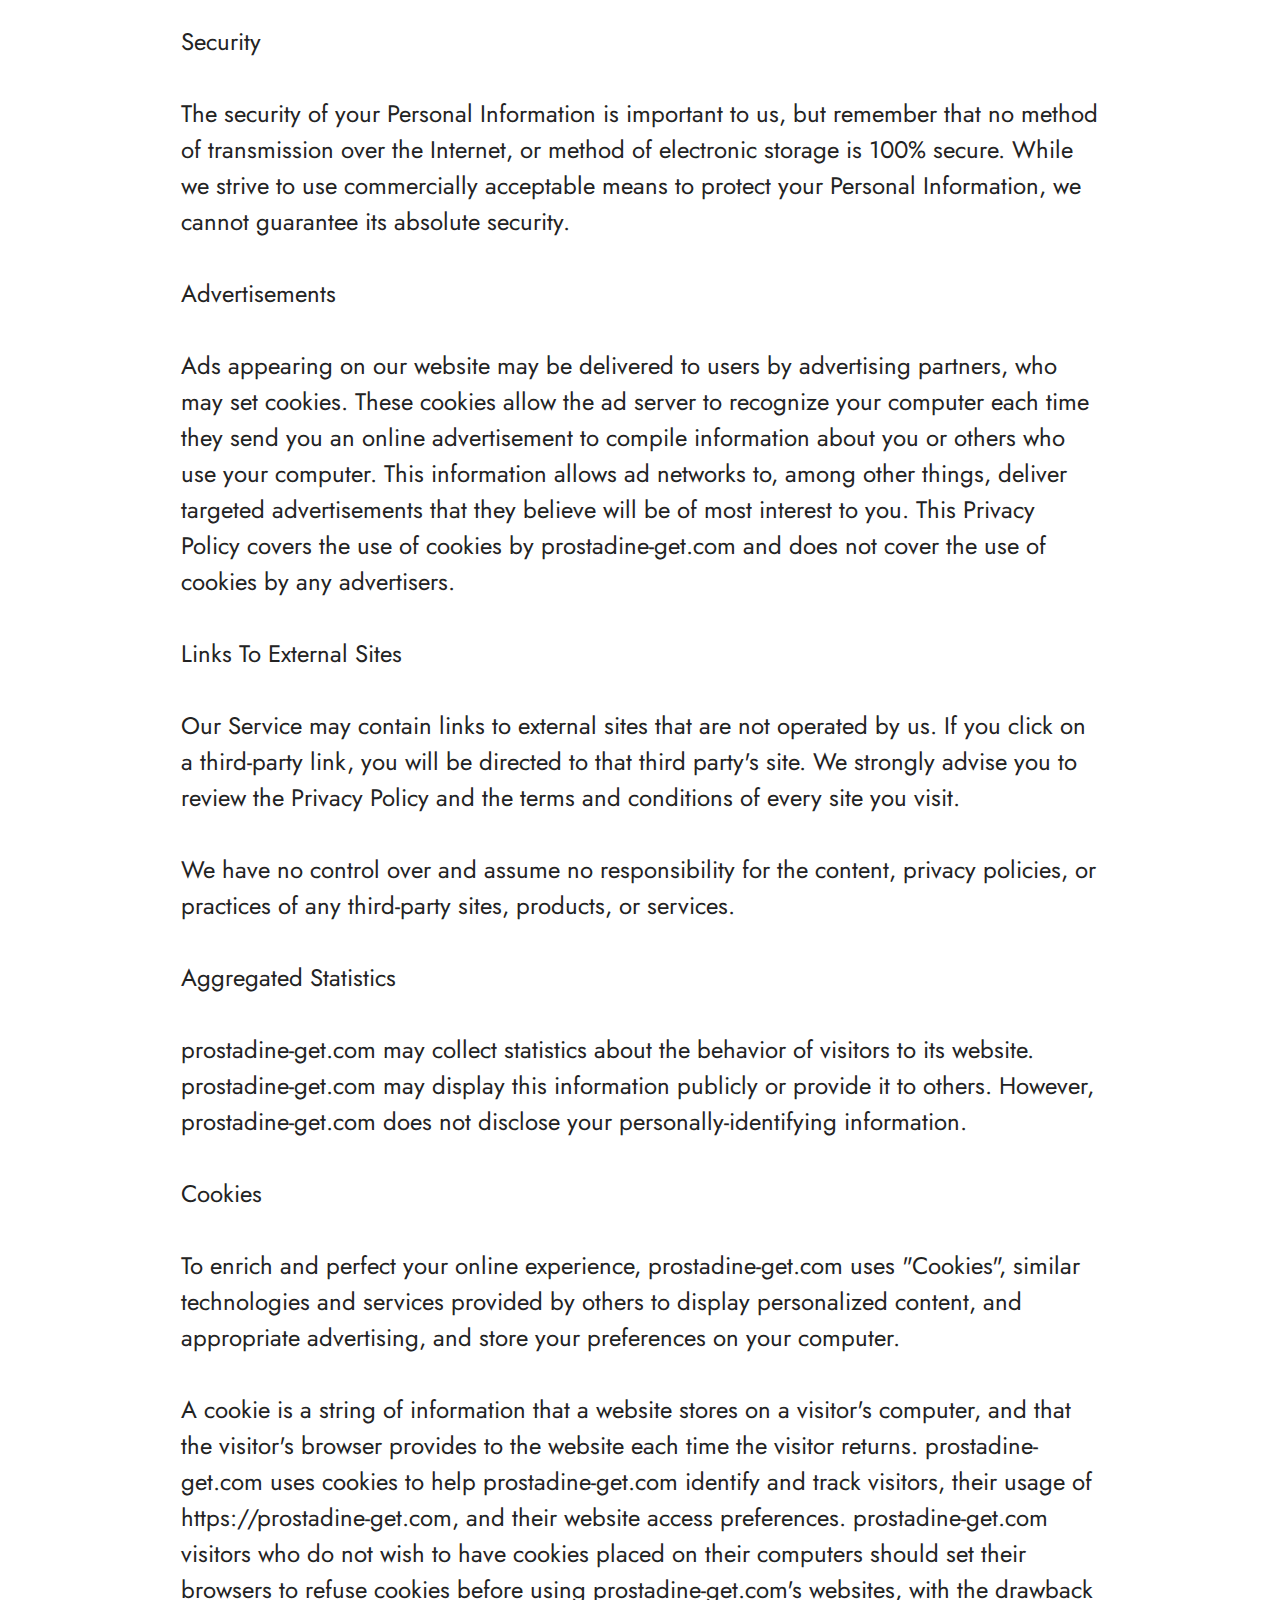
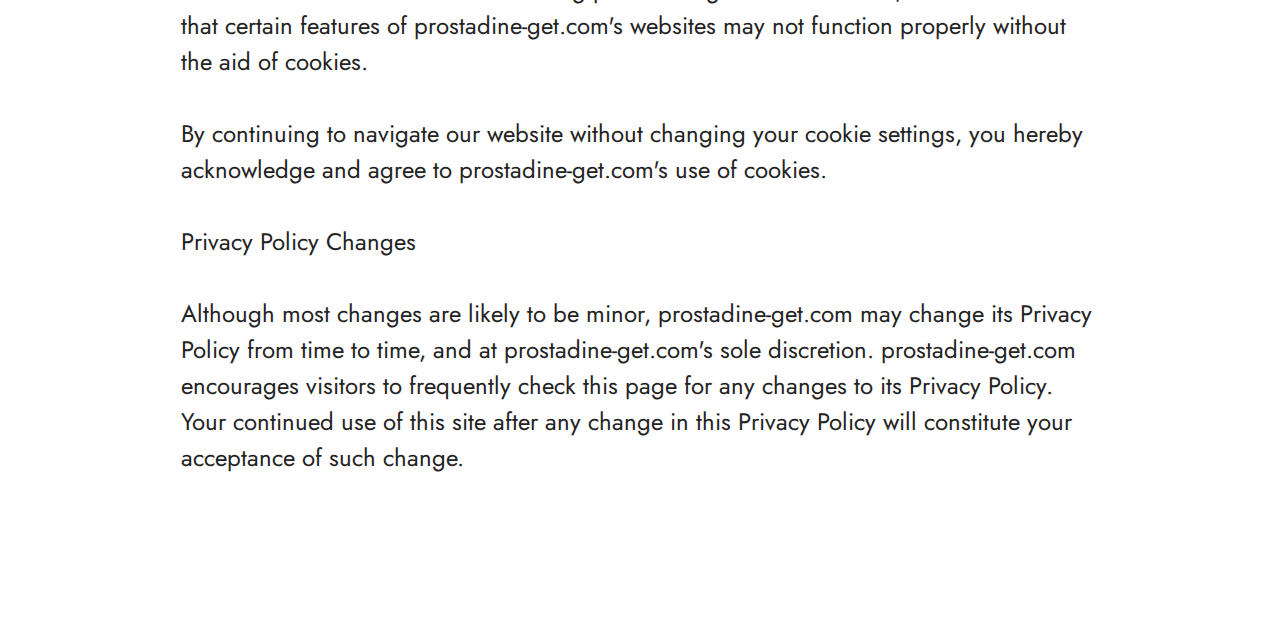
<file: Privacy.html>
<!DOCTYPE html>
<html  >
<head>
  <!-- Site made with Mobirise Website Builder v5.8.9, https://mobirise.com -->
  <meta charset="UTF-8">
  <meta http-equiv="X-UA-Compatible" content="IE=edge">
  <meta name="generator" content="Mobirise v5.8.9, mobirise.com">
  <meta name="viewport" content="width=device-width, initial-scale=1, minimum-scale=1">
  <link rel="shortcut icon" href="assets/images/il-794xn.4464854181-wlgb-128x128.png" type="image/x-icon">
  <meta name="description" content="Privacy Polices of ProstaThrive">
  
  
  <title>Privacy</title>
  <link rel="stylesheet" href="assets/web/assets/mobirise-icons-bold/mobirise-icons-bold.css">
  <link rel="stylesheet" href="assets/bootstrap/css/bootstrap.min.css">
  <link rel="stylesheet" href="assets/bootstrap/css/bootstrap-grid.min.css">
  <link rel="stylesheet" href="assets/bootstrap/css/bootstrap-reboot.min.css">
  <link rel="stylesheet" href="assets/animatecss/animate.css">
  <link rel="stylesheet" href="assets/dropdown/css/style.css">
  <link rel="stylesheet" href="assets/socicon/css/styles.css">
  <link rel="stylesheet" href="assets/theme/css/style.css">
  <link rel="preload" href="https://fonts.googleapis.com/css?family=Jost:100,200,300,400,500,600,700,800,900,100i,200i,300i,400i,500i,600i,700i,800i,900i&display=swap" as="style" onload="this.onload=null;this.rel='stylesheet'">
  <noscript><link rel="stylesheet" href="https://fonts.googleapis.com/css?family=Jost:100,200,300,400,500,600,700,800,900,100i,200i,300i,400i,500i,600i,700i,800i,900i&display=swap"></noscript>
  <link rel="preload" as="style" href="assets/mobirise/css/mbr-additional.css"><link rel="stylesheet" href="assets/mobirise/css/mbr-additional.css" type="text/css">

  
  
  
</head>
<body>
  
  <section data-bs-version="5.1" class="menu menu2 cid-ujCyKCpL7c" once="menu" id="menu2-29">
    
    <nav class="navbar navbar-dropdown navbar-fixed-top navbar-expand-lg">
        <div class="container">
            <div class="navbar-brand">
                <span class="navbar-logo">
                    <a href="https://mobiri.se">
                        <img src="assets/images/flag.webp" alt="Mobirise Website Builder" style="height: 3rem;">
                    </a>
                </span>
                <span class="navbar-caption-wrap"><a class="navbar-caption text-black display-7" href="https://mobiri.se">Boite Mystère</a></span>
            </div>
            <button class="navbar-toggler" type="button" data-toggle="collapse" data-bs-toggle="collapse" data-target="#navbarSupportedContent" data-bs-target="#navbarSupportedContent" aria-controls="navbarNavAltMarkup" aria-expanded="false" aria-label="Toggle navigation">
                <div class="hamburger">
                    <span></span>
                    <span></span>
                    <span></span>
                    <span></span>
                </div>
            </button>
            <div class="collapse navbar-collapse" id="navbarSupportedContent">
                
                
                <div class="navbar-buttons mbr-section-btn"><a class="btn btn-warning display-4" href="https://go.tar34567890.click/c?o=21180964&m=20105&a=609323&aff_click_id={mc_click_id}&sub_aff_id={replace_it}"><span class="mbrib-right mbr-iconfont mbr-iconfont-btn"></span>
                        Obtenez seulement en 3,00 € aujourd'hui</a></div>
            </div>
        </div>
    </nav>
</section>

<section data-bs-version="5.1" class="content5 cid-tuGDhnDqnm" id="content5-1h">
    
    <div class="container">
        <div class="row justify-content-center">
            <div class="col-md-12 col-lg-10">
                
                <h4 class="mbr-section-subtitle mbr-fonts-style mb-4 display-5">Privacy Policy</h4>
                <p class="mbr-text mbr-fonts-style display-7">It is prostadine-get.com's policy to respect your privacy regarding any information we may collect while operating our website. This Privacy Policy applies to https://us-drachen.com(hereinafter, "us", "we", or "https://prostadine-get.com"). We respect your privacy and are committed to protecting personally identifiable information you may provide us through the Website. We have adopted this privacy policy ("Privacy Policy") to explain what information may be collected on our Website, how we use this information, and under what circumstances we may disclose the information to third parties. This Privacy Policy applies only to information we collect through the Website and does not apply to our collection of information from other sources.
<br>
<br>This Privacy Policy, together with the Terms and conditions posted on our Website, set forth the general rules and policies governing your use of our Website. Depending on your activities when visiting our Website, you may be required to agree to additional terms and conditions.
<br>
<br>Website Visitors
<br>
<br>Like most website operators, prostadine-get.com collects non-personally identifying information of the sort that web browsers and servers typically make available, such as the browser type, language preference, referring site, and the date and time of each visitor request. prostadine-get.com's purpose in collecting non-personally identifying information is to better understand how prostadine-get.com's visitors use its website. From time to time, prostadine-get.com may release non-personally identifying information in the aggregate, e.g., by publishing a report on trends in the usage of its website.
<br>
<br>prostadine-get.com also collects potentially personally-identifying information like Internet Protocol (IP) addresses for logged-in users and for users leaving comments on https://us-drachen.comblog posts. prostadine-get.com only discloses logged-in user and commenter IP addresses under the same circumstances that it uses and discloses personally-identifying information as described below.
<br>
<br>Gathering of Personally-Identifying Information
<br>
<br>Certain visitors to prostadine-get.com's websites choose to interact with prostadine-get.com in ways that require prostadine-get.com to gather personally identifying information. The amount and type of information that prostadine-get.com gathers depend on the nature of the interaction. For example, we ask visitors who sign up for a blog at https://us-drachen.comto provide a username and email address.
<br>
<br>Security
<br>
<br>The security of your Personal Information is important to us, but remember that no method of transmission over the Internet, or method of electronic storage is 100% secure. While we strive to use commercially acceptable means to protect your Personal Information, we cannot guarantee its absolute security.
<br>
<br>Advertisements
<br>
<br>Ads appearing on our website may be delivered to users by advertising partners, who may set cookies. These cookies allow the ad server to recognize your computer each time they send you an online advertisement to compile information about you or others who use your computer. This information allows ad networks to, among other things, deliver targeted advertisements that they believe will be of most interest to you. This Privacy Policy covers the use of cookies by prostadine-get.com and does not cover the use of cookies by any advertisers.
<br>
<br>Links To External Sites
<br>
<br>Our Service may contain links to external sites that are not operated by us. If you click on a third-party link, you will be directed to that third party's site. We strongly advise you to review the Privacy Policy and the terms and conditions of every site you visit.
<br>
<br>We have no control over and assume no responsibility for the content, privacy policies, or practices of any third-party sites, products, or services.
<br>
<br>Aggregated Statistics
<br>
<br>prostadine-get.com may collect statistics about the behavior of visitors to its website. prostadine-get.com may display this information publicly or provide it to others. However, prostadine-get.com does not disclose your personally-identifying information.
<br>
<br>Cookies
<br>
<br>To enrich and perfect your online experience, prostadine-get.com uses "Cookies", similar technologies and services provided by others to display personalized content, and appropriate advertising, and store your preferences on your computer.
<br>
<br>A cookie is a string of information that a website stores on a visitor's computer, and that the visitor's browser provides to the website each time the visitor returns. prostadine-get.com uses cookies to help prostadine-get.com identify and track visitors, their usage of https://prostadine-get.com, and their website access preferences. prostadine-get.com visitors who do not wish to have cookies placed on their computers should set their browsers to refuse cookies before using prostadine-get.com's websites, with the drawback that certain features of prostadine-get.com's websites may not function properly without the aid of cookies.
<br>
<br>By continuing to navigate our website without changing your cookie settings, you hereby acknowledge and agree to prostadine-get.com's use of cookies.
<br>
<br>Privacy Policy Changes
<br>
<br>Although most changes are likely to be minor, prostadine-get.com may change its Privacy Policy from time to time, and at prostadine-get.com's sole discretion. prostadine-get.com encourages visitors to frequently check this page for any changes to its Privacy Policy. Your continued use of this site after any change in this Privacy Policy will constitute your acceptance of such change.</p>
            </div>
        </div>
    </div>
</section><section class="display-7" style="padding: 0;align-items: center;justify-content: center;flex-wrap: wrap;    align-content: center;display: flex;position: relative;height: 4rem;"><a href="https://mobiri.se/2977113" style="flex: 1 1;height: 4rem;position: absolute;width: 100%;z-index: 1;"><img alt="" style="height: 4rem;" src="[data-uri]"></a><p style="margin: 0;text-align: center;" class="display-7">&#8204;</p><a style="z-index:1" href="https://mobirise.com/builder/ai-website-maker.html">Free AI Website Maker</a></section><script src="assets/bootstrap/js/bootstrap.bundle.min.js"></script>  <script src="assets/smoothscroll/smooth-scroll.js"></script>  <script src="assets/ytplayer/index.js"></script>  <script src="assets/dropdown/js/navbar-dropdown.js"></script>  <script src="assets/theme/js/script.js"></script>  
  
  
 <div id="scrollToTop" class="scrollToTop mbr-arrow-up"><a style="text-align: center;"><i class="mbr-arrow-up-icon mbr-arrow-up-icon-cm cm-icon cm-icon-smallarrow-up"></i></a></div>
    <input name="animation" type="hidden">
  </body>
</html>
</file>
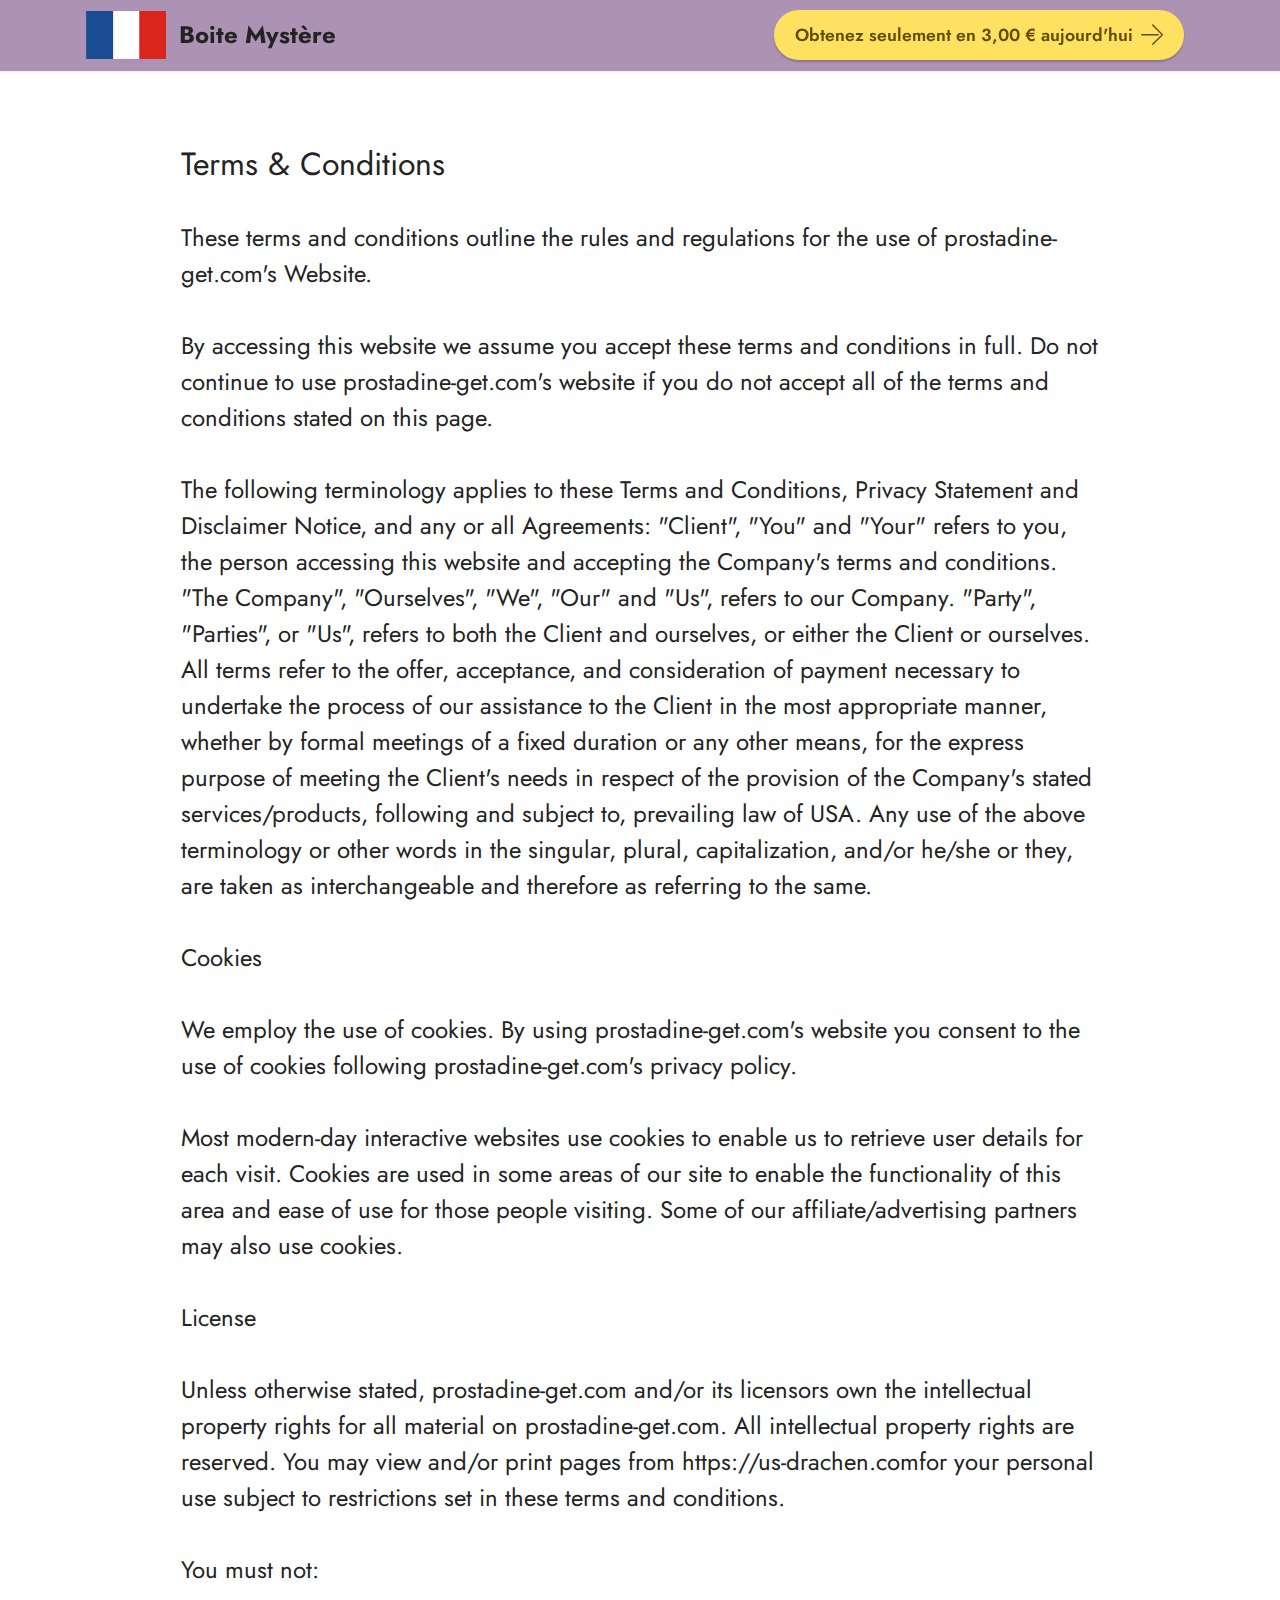
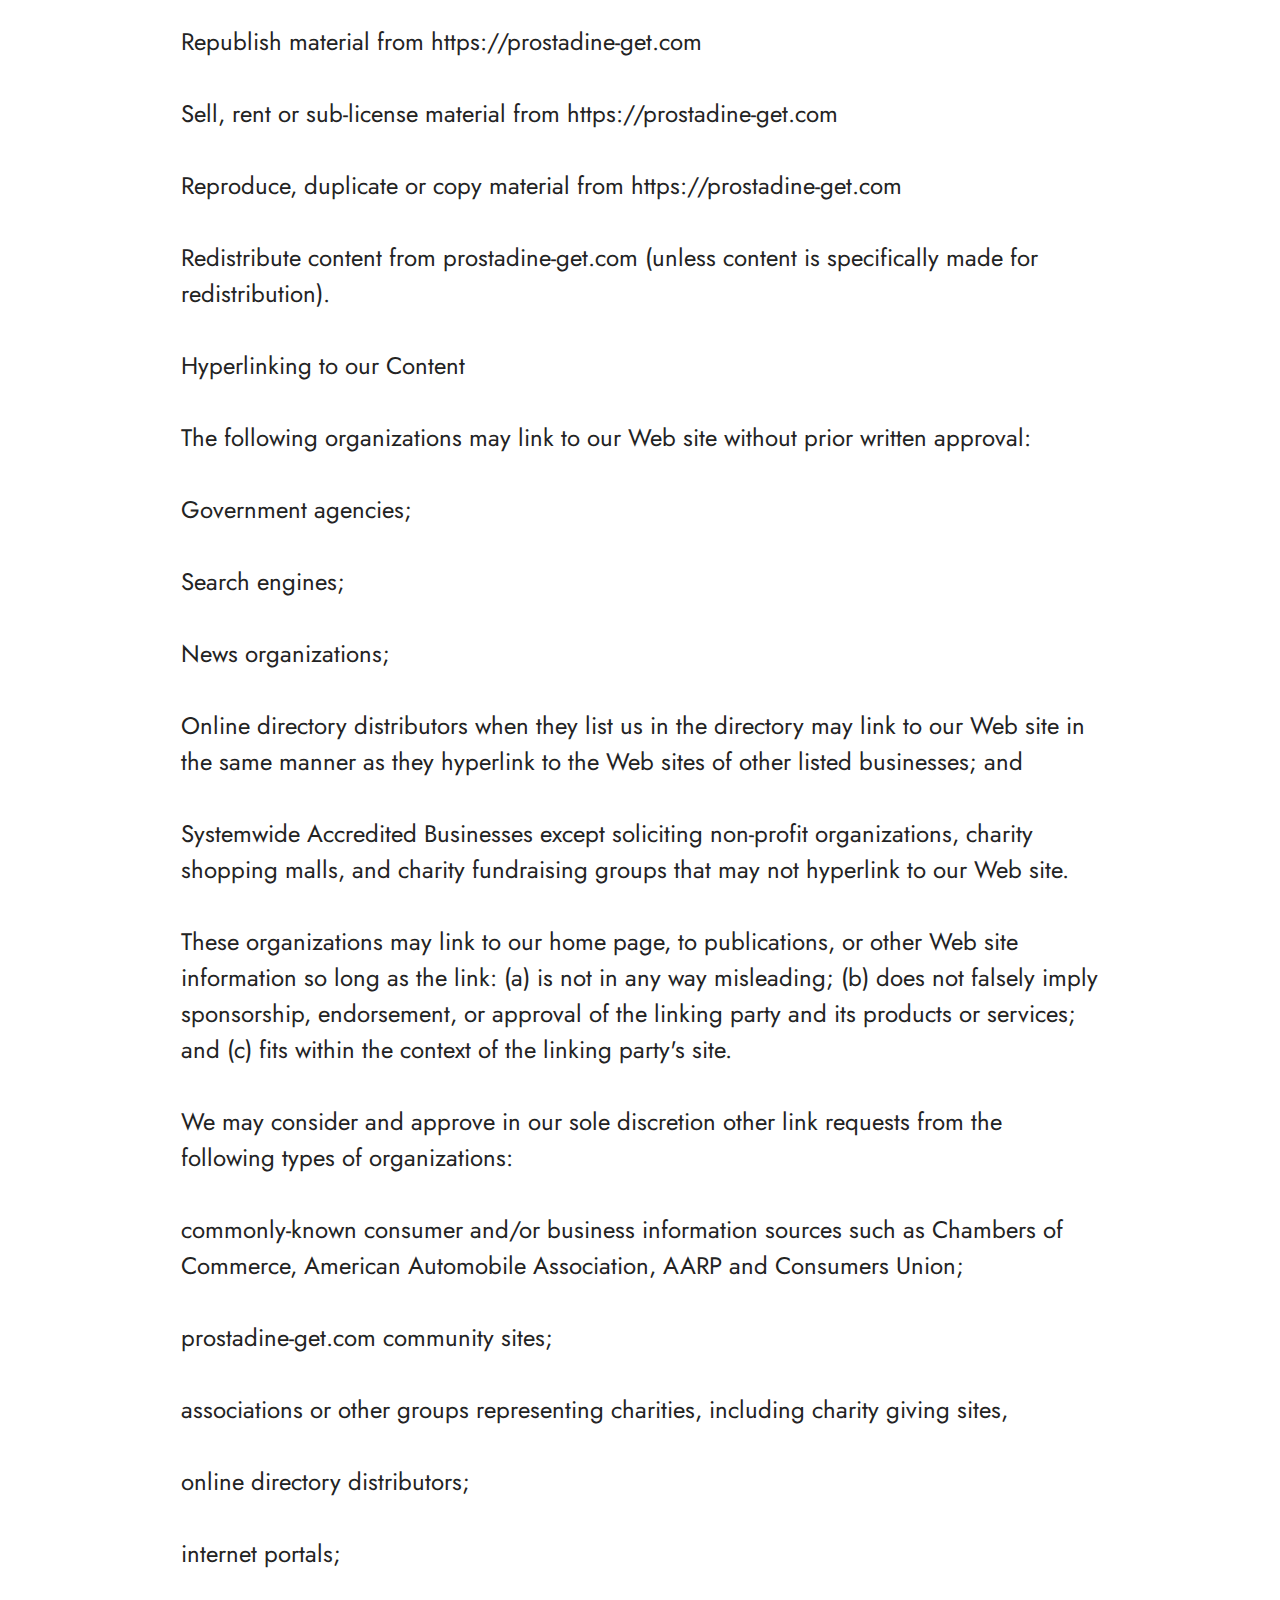
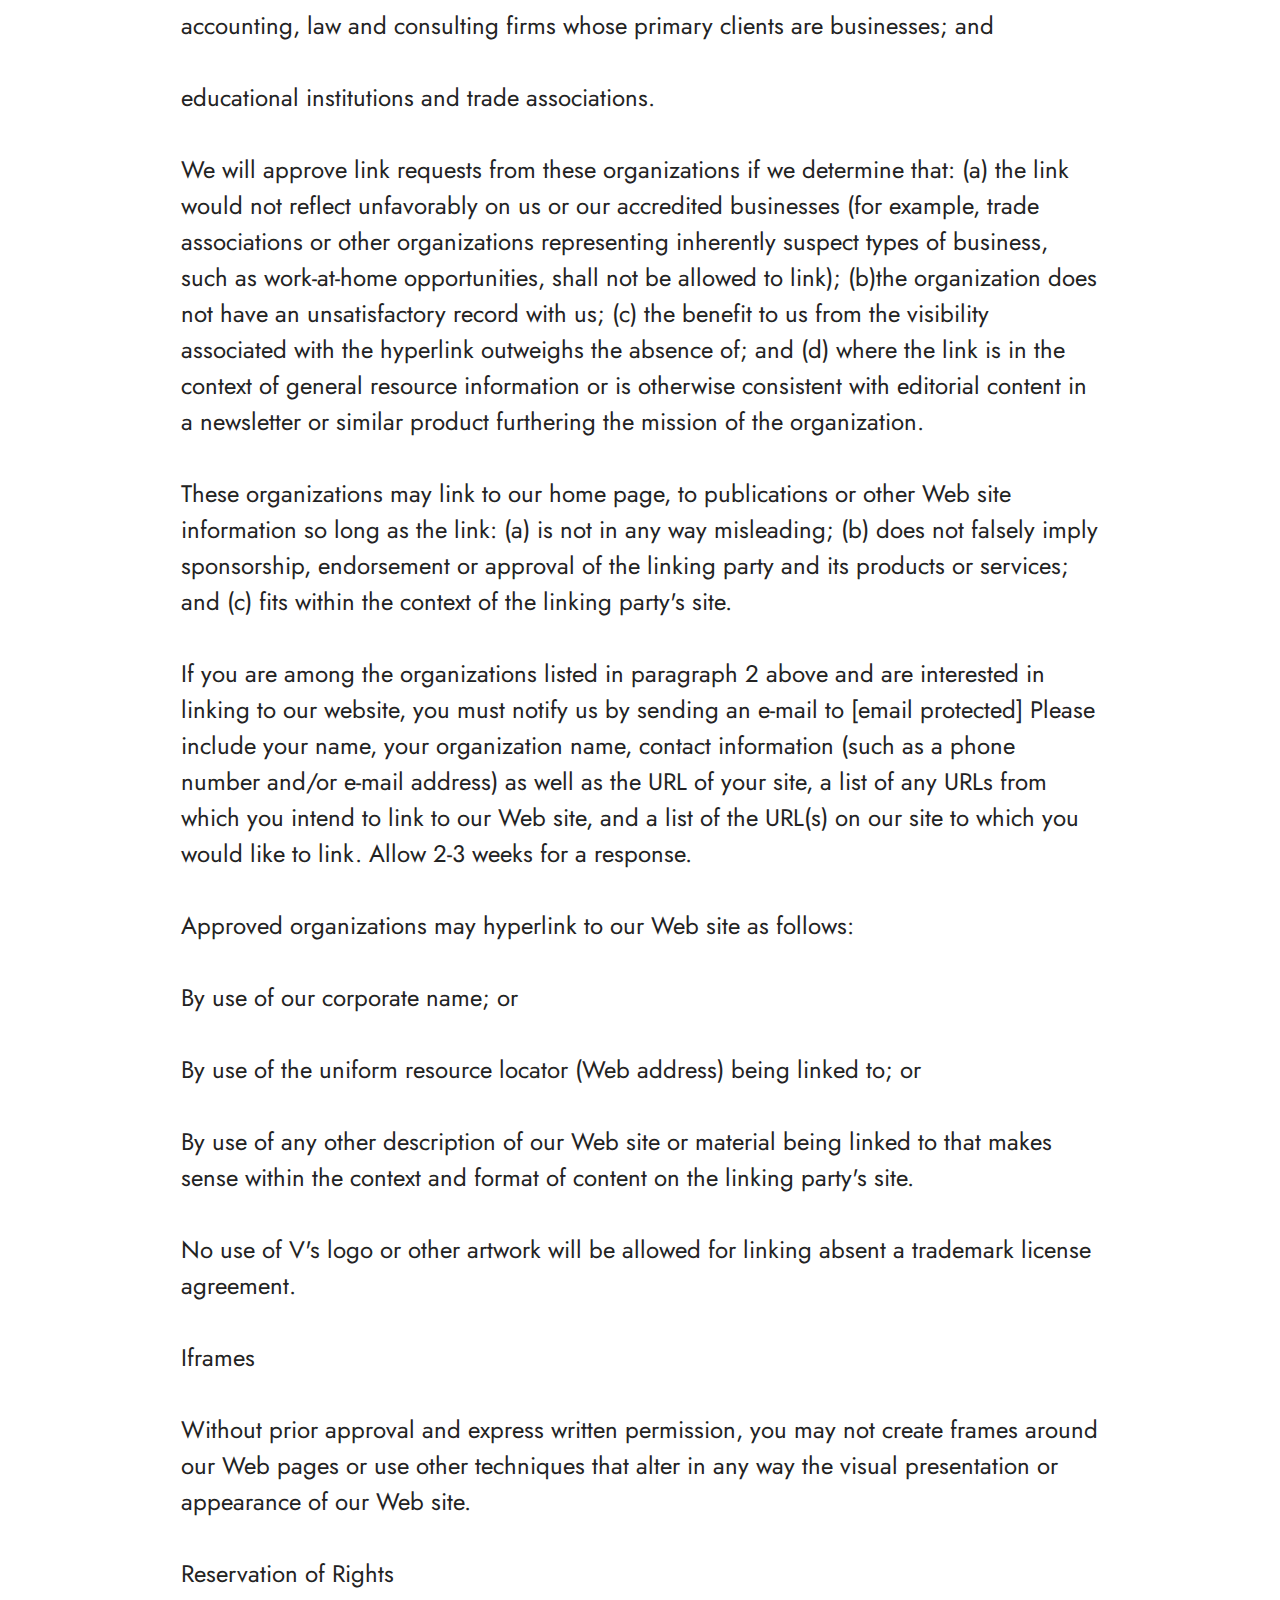
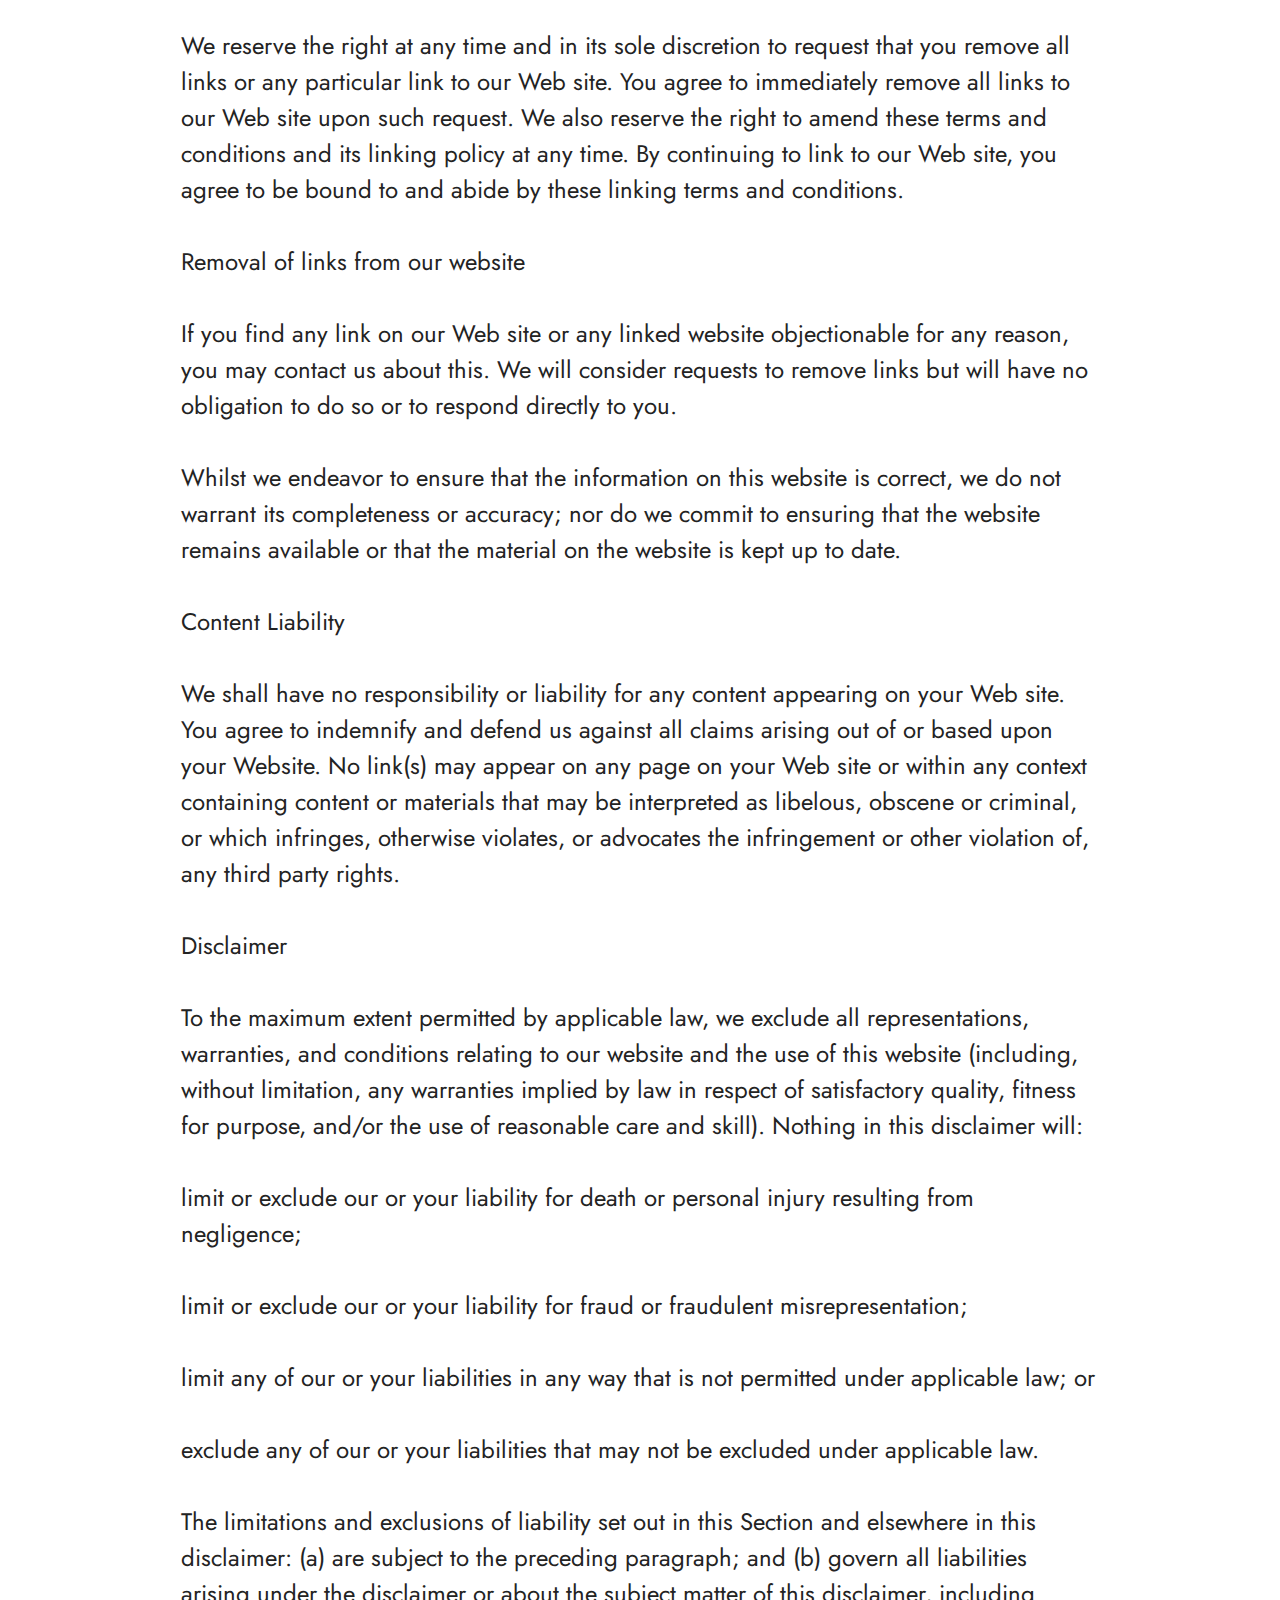
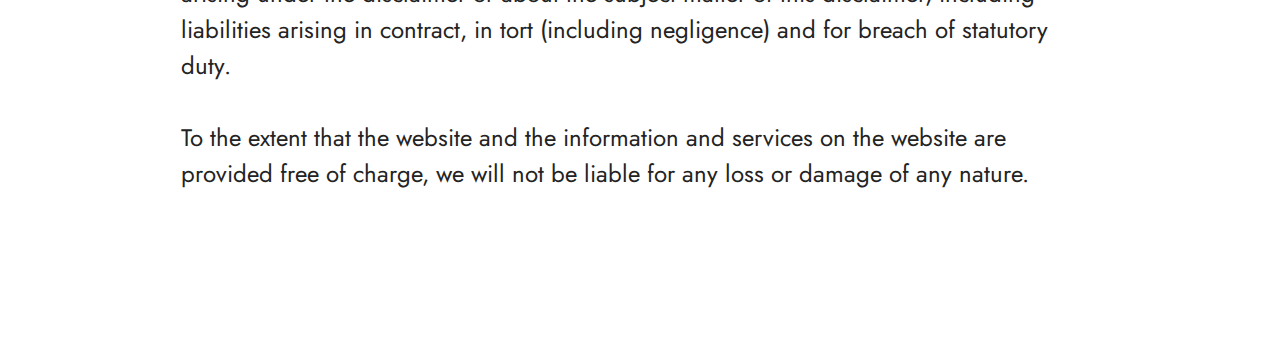
<file: Terms.html>
<!DOCTYPE html>
<html  >
<head>
  <!-- Site made with Mobirise Website Builder v5.8.9, https://mobirise.com -->
  <meta charset="UTF-8">
  <meta http-equiv="X-UA-Compatible" content="IE=edge">
  <meta name="generator" content="Mobirise v5.8.9, mobirise.com">
  <meta name="viewport" content="width=device-width, initial-scale=1, minimum-scale=1">
  <link rel="shortcut icon" href="assets/images/il-794xn.4464854181-wlgb-128x128.png" type="image/x-icon">
  <meta name="description" content="Terms of ProstaThrive">
  
  
  <title>Terms</title>
  <link rel="stylesheet" href="assets/web/assets/mobirise-icons-bold/mobirise-icons-bold.css">
  <link rel="stylesheet" href="assets/bootstrap/css/bootstrap.min.css">
  <link rel="stylesheet" href="assets/bootstrap/css/bootstrap-grid.min.css">
  <link rel="stylesheet" href="assets/bootstrap/css/bootstrap-reboot.min.css">
  <link rel="stylesheet" href="assets/animatecss/animate.css">
  <link rel="stylesheet" href="assets/dropdown/css/style.css">
  <link rel="stylesheet" href="assets/socicon/css/styles.css">
  <link rel="stylesheet" href="assets/theme/css/style.css">
  <link rel="preload" href="https://fonts.googleapis.com/css?family=Jost:100,200,300,400,500,600,700,800,900,100i,200i,300i,400i,500i,600i,700i,800i,900i&display=swap" as="style" onload="this.onload=null;this.rel='stylesheet'">
  <noscript><link rel="stylesheet" href="https://fonts.googleapis.com/css?family=Jost:100,200,300,400,500,600,700,800,900,100i,200i,300i,400i,500i,600i,700i,800i,900i&display=swap"></noscript>
  <link rel="preload" as="style" href="assets/mobirise/css/mbr-additional.css"><link rel="stylesheet" href="assets/mobirise/css/mbr-additional.css" type="text/css">

  
  
  
</head>
<body>
  
  <section data-bs-version="5.1" class="menu menu2 cid-ujCyKCpL7c" once="menu" id="menu2-29">
    
    <nav class="navbar navbar-dropdown navbar-fixed-top navbar-expand-lg">
        <div class="container">
            <div class="navbar-brand">
                <span class="navbar-logo">
                    <a href="https://mobiri.se">
                        <img src="assets/images/flag.webp" alt="Mobirise Website Builder" style="height: 3rem;">
                    </a>
                </span>
                <span class="navbar-caption-wrap"><a class="navbar-caption text-black display-7" href="https://mobiri.se">Boite Mystère</a></span>
            </div>
            <button class="navbar-toggler" type="button" data-toggle="collapse" data-bs-toggle="collapse" data-target="#navbarSupportedContent" data-bs-target="#navbarSupportedContent" aria-controls="navbarNavAltMarkup" aria-expanded="false" aria-label="Toggle navigation">
                <div class="hamburger">
                    <span></span>
                    <span></span>
                    <span></span>
                    <span></span>
                </div>
            </button>
            <div class="collapse navbar-collapse" id="navbarSupportedContent">
                
                
                <div class="navbar-buttons mbr-section-btn"><a class="btn btn-warning display-4" href="https://go.tar34567890.click/c?o=21180964&m=20105&a=609323&aff_click_id={mc_click_id}&sub_aff_id={replace_it}"><span class="mbrib-right mbr-iconfont mbr-iconfont-btn"></span>
                        Obtenez seulement en 3,00 € aujourd'hui</a></div>
            </div>
        </div>
    </nav>
</section>

<section data-bs-version="5.1" class="content5 cid-tuGCGWuZgg" id="content5-1f">
    
    <div class="container">
        <div class="row justify-content-center">
            <div class="col-md-12 col-lg-10">
                
                <h4 class="mbr-section-subtitle mbr-fonts-style mb-4 display-5">Terms &amp; Conditions</h4>
                <p class="mbr-text mbr-fonts-style display-7">These terms and conditions outline the rules and regulations for the use of prostadine-get.com's Website.
<br>
<br>By accessing this website we assume you accept these terms and conditions in full. Do not continue to use prostadine-get.com's website if you do not accept all of the terms and conditions stated on this page.
<br>
<br>The following terminology applies to these Terms and Conditions, Privacy Statement and Disclaimer Notice, and any or all Agreements: "Client", "You" and "Your" refers to you, the person accessing this website and accepting the Company's terms and conditions. "The Company", "Ourselves", "We", "Our" and "Us", refers to our Company. "Party", "Parties", or "Us", refers to both the Client and ourselves, or either the Client or ourselves. All terms refer to the offer, acceptance, and consideration of payment necessary to undertake the process of our assistance to the Client in the most appropriate manner, whether by formal meetings of a fixed duration or any other means, for the express purpose of meeting the Client's needs in respect of the provision of the Company's stated services/products, following and subject to, prevailing law of USA. Any use of the above terminology or other words in the singular, plural, capitalization, and/or he/she or they, are taken as interchangeable and therefore as referring to the same.
<br>
<br>Cookies
<br>
<br>We employ the use of cookies. By using prostadine-get.com's website you consent to the use of cookies following prostadine-get.com's privacy policy.
<br>
<br>Most modern-day interactive websites use cookies to enable us to retrieve user details for each visit. Cookies are used in some areas of our site to enable the functionality of this area and ease of use for those people visiting. Some of our affiliate/advertising partners may also use cookies.
<br>
<br>License
<br>
<br>Unless otherwise stated, prostadine-get.com and/or its licensors own the intellectual property rights for all material on prostadine-get.com. All intellectual property rights are reserved. You may view and/or print pages from https://us-drachen.comfor your personal use subject to restrictions set in these terms and conditions.
<br>
<br>You must not:
<br>
<br>Republish material from https://prostadine-get.com
<br>
<br>Sell, rent or sub-license material from https://prostadine-get.com
<br>
<br>Reproduce, duplicate or copy material from https://prostadine-get.com
<br>
<br>Redistribute content from prostadine-get.com (unless content is specifically made for redistribution).
<br>
<br>Hyperlinking to our Content
<br>
<br>The following organizations may link to our Web site without prior written approval:
<br>
<br>Government agencies;
<br>
<br>Search engines;
<br>
<br>News organizations;
<br>
<br>Online directory distributors when they list us in the directory may link to our Web site in the same manner as they hyperlink to the Web sites of other listed businesses; and
<br>
<br>Systemwide Accredited Businesses except soliciting non-profit organizations, charity shopping malls, and charity fundraising groups that may not hyperlink to our Web site.
<br>
<br>These organizations may link to our home page, to publications, or other Web site information so long as the link: (a) is not in any way misleading; (b) does not falsely imply sponsorship, endorsement, or approval of the linking party and its products or services; and (c) fits within the context of the linking party's site.
<br>
<br>We may consider and approve in our sole discretion other link requests from the following types of organizations:
<br>
<br>commonly-known consumer and/or business information sources such as Chambers of Commerce, American Automobile Association, AARP and Consumers Union;
<br>
<br>prostadine-get.com community sites;
<br>
<br>associations or other groups representing charities, including charity giving sites,
<br>
<br>online directory distributors;
<br>
<br>internet portals;
<br>
<br>accounting, law and consulting firms whose primary clients are businesses; and
<br>
<br>educational institutions and trade associations.
<br>
<br>We will approve link requests from these organizations if we determine that: (a) the link would not reflect unfavorably on us or our accredited businesses (for example, trade associations or other organizations representing inherently suspect types of business, such as work-at-home opportunities, shall not be allowed to link); (b)the organization does not have an unsatisfactory record with us; (c) the benefit to us from the visibility associated with the hyperlink outweighs the absence of; and (d) where the link is in the context of general resource information or is otherwise consistent with editorial content in a newsletter or similar product furthering the mission of the organization.
<br>
<br>These organizations may link to our home page, to publications or other Web site information so long as the link: (a) is not in any way misleading; (b) does not falsely imply sponsorship, endorsement or approval of the linking party and its products or services; and (c) fits within the context of the linking party's site.
<br>
<br>If you are among the organizations listed in paragraph 2 above and are interested in linking to our website, you must notify us by sending an e-mail to [email protected] Please include your name, your organization name, contact information (such as a phone number and/or e-mail address) as well as the URL of your site, a list of any URLs from which you intend to link to our Web site, and a list of the URL(s) on our site to which you would like to link. Allow 2-3 weeks for a response.
<br>
<br>Approved organizations may hyperlink to our Web site as follows:
<br>
<br>By use of our corporate name; or
<br>
<br>By use of the uniform resource locator (Web address) being linked to; or
<br>
<br>By use of any other description of our Web site or material being linked to that makes sense within the context and format of content on the linking party's site.
<br>
<br>No use of V's logo or other artwork will be allowed for linking absent a trademark license agreement.
<br>
<br>Iframes
<br>
<br>Without prior approval and express written permission, you may not create frames around our Web pages or use other techniques that alter in any way the visual presentation or appearance of our Web site.
<br>
<br>Reservation of Rights
<br>
<br>We reserve the right at any time and in its sole discretion to request that you remove all links or any particular link to our Web site. You agree to immediately remove all links to our Web site upon such request. We also reserve the right to amend these terms and conditions and its linking policy at any time. By continuing to link to our Web site, you agree to be bound to and abide by these linking terms and conditions.
<br>
<br>Removal of links from our website
<br>
<br>If you find any link on our Web site or any linked website objectionable for any reason, you may contact us about this. We will consider requests to remove links but will have no obligation to do so or to respond directly to you.
<br>
<br>Whilst we endeavor to ensure that the information on this website is correct, we do not warrant its completeness or accuracy; nor do we commit to ensuring that the website remains available or that the material on the website is kept up to date.
<br>
<br>Content Liability
<br>
<br>We shall have no responsibility or liability for any content appearing on your Web site. You agree to indemnify and defend us against all claims arising out of or based upon your Website. No link(s) may appear on any page on your Web site or within any context containing content or materials that may be interpreted as libelous, obscene or criminal, or which infringes, otherwise violates, or advocates the infringement or other violation of, any third party rights.
<br>
<br>Disclaimer
<br>
<br>To the maximum extent permitted by applicable law, we exclude all representations, warranties, and conditions relating to our website and the use of this website (including, without limitation, any warranties implied by law in respect of satisfactory quality, fitness for purpose, and/or the use of reasonable care and skill). Nothing in this disclaimer will:
<br>
<br>limit or exclude our or your liability for death or personal injury resulting from negligence;
<br>
<br>limit or exclude our or your liability for fraud or fraudulent misrepresentation;
<br>
<br>limit any of our or your liabilities in any way that is not permitted under applicable law; or
<br>
<br>exclude any of our or your liabilities that may not be excluded under applicable law.
<br>
<br>The limitations and exclusions of liability set out in this Section and elsewhere in this disclaimer: (a) are subject to the preceding paragraph; and (b) govern all liabilities arising under the disclaimer or about the subject matter of this disclaimer, including liabilities arising in contract, in tort (including negligence) and for breach of statutory duty.
<br>
<br>To the extent that the website and the information and services on the website are provided free of charge, we will not be liable for any loss or damage of any nature.</p>
            </div>
        </div>
    </div>
</section><section class="display-7" style="padding: 0;align-items: center;justify-content: center;flex-wrap: wrap;    align-content: center;display: flex;position: relative;height: 4rem;"><a href="https://mobiri.se/2977113" style="flex: 1 1;height: 4rem;position: absolute;width: 100%;z-index: 1;"><img alt="" style="height: 4rem;" src="[data-uri]"></a><p style="margin: 0;text-align: center;" class="display-7">&#8204;</p><a style="z-index:1" href="https://mobirise.com/drag-drop-website-builder.html">Drag and Drop Website Builder</a></section><script src="assets/bootstrap/js/bootstrap.bundle.min.js"></script>  <script src="assets/smoothscroll/smooth-scroll.js"></script>  <script src="assets/ytplayer/index.js"></script>  <script src="assets/dropdown/js/navbar-dropdown.js"></script>  <script src="assets/theme/js/script.js"></script>  
  
  
 <div id="scrollToTop" class="scrollToTop mbr-arrow-up"><a style="text-align: center;"><i class="mbr-arrow-up-icon mbr-arrow-up-icon-cm cm-icon cm-icon-smallarrow-up"></i></a></div>
    <input name="animation" type="hidden">
  </body>
</html>
</file>
<file: assets/web/assets/mobirise-icons2/mobirise2.css>
@font-face {
  font-family: 'Moririse2';
  font-display: swap;
  src:  url('mobirise2.eot?f2bix4');
  src:  url('mobirise2.eot?f2bix4#iefix') format('embedded-opentype'),
    url('mobirise2.ttf?f2bix4') format('truetype'),
    url('mobirise2.woff?f2bix4') format('woff'),
    url('mobirise2.svg?f2bix4#mobirise2') format('svg');
  font-weight: normal;
  font-style: normal;
}

[class^="mobi-"], [class*=" mobi-"] {
  /* use !important to prevent issues with browser extensions that change fonts */
  font-family: 'Moririse2' !important;
  speak: none;
  font-style: normal;
  font-weight: normal;
  font-variant: normal;
  text-transform: none;
  line-height: 1;

  /* Better Font Rendering =========== */
  -webkit-font-smoothing: antialiased;
  -moz-osx-font-smoothing: grayscale;
}

.mobi-mbri-add-submenu:before {
  content: "\e900";
}
.mobi-mbri-alert:before {
  content: "\e901";
}
.mobi-mbri-align-center:before {
  content: "\e902";
}
.mobi-mbri-align-justify:before {
  content: "\e903";
}
.mobi-mbri-align-left:before {
  content: "\e904";
}
.mobi-mbri-align-right:before {
  content: "\e905";
}
.mobi-mbri-android:before {
  content: "\e906";
}
.mobi-mbri-apple:before {
  content: "\e907";
}
.mobi-mbri-arrow-down:before {
  content: "\e908";
}
.mobi-mbri-arrow-next:before {
  content: "\e909";
}
.mobi-mbri-arrow-prev:before {
  content: "\e90a";
}
.mobi-mbri-arrow-up:before {
  content: "\e90b";
}
.mobi-mbri-bold:before {
  content: "\e90c";
}
.mobi-mbri-bookmark:before {
  content: "\e90d";
}
.mobi-mbri-bootstrap:before {
  content: "\e90e";
}
.mobi-mbri-briefcase:before {
  content: "\e90f";
}
.mobi-mbri-browse:before {
  content: "\e910";
}
.mobi-mbri-bulleted-list:before {
  content: "\e911";
}
.mobi-mbri-calendar:before {
  content: "\e912";
}
.mobi-mbri-camera:before {
  content: "\e913";
}
.mobi-mbri-cart-add:before {
  content: "\e914";
}
.mobi-mbri-cart-full:before {
  content: "\e915";
}
.mobi-mbri-cash:before {
  content: "\e916";
}
.mobi-mbri-change-style:before {
  content: "\e917";
}
.mobi-mbri-chat:before {
  content: "\e918";
}
.mobi-mbri-clock:before {
  content: "\e919";
}
.mobi-mbri-close:before {
  content: "\e91a";
}
.mobi-mbri-cloud:before {
  content: "\e91b";
}
.mobi-mbri-code:before {
  content: "\e91c";
}
.mobi-mbri-contact-form:before {
  content: "\e91d";
}
.mobi-mbri-credit-card:before {
  content: "\e91e";
}
.mobi-mbri-cursor-click:before {
  content: "\e91f";
}
.mobi-mbri-cust-feedback:before {
  content: "\e920";
}
.mobi-mbri-database:before {
  content: "\e921";
}
.mobi-mbri-delivery:before {
  content: "\e922";
}
.mobi-mbri-desktop:before {
  content: "\e923";
}
.mobi-mbri-devices:before {
  content: "\e924";
}
.mobi-mbri-down:before {
  content: "\e925";
}
.mobi-mbri-download-2:before {
  content: "\e926";
}
.mobi-mbri-download:before {
  content: "\e927";
}
.mobi-mbri-drag-n-drop-2:before {
  content: "\e928";
}
.mobi-mbri-drag-n-drop:before {
  content: "\e929";
}
.mobi-mbri-edit-2:before {
  content: "\e92a";
}
.mobi-mbri-edit:before {
  content: "\e92b";
}
.mobi-mbri-error:before {
  content: "\e92c";
}
.mobi-mbri-extension:before {
  content: "\e92d";
}
.mobi-mbri-features:before {
  content: "\e92e";
}
.mobi-mbri-file:before {
  content: "\e92f";
}
.mobi-mbri-flag:before {
  content: "\e930";
}
.mobi-mbri-folder:before {
  content: "\e931";
}
.mobi-mbri-gift:before {
  content: "\e932";
}
.mobi-mbri-github:before {
  content: "\e933";
}
.mobi-mbri-globe-2:before {
  content: "\e934";
}
.mobi-mbri-globe:before {
  content: "\e935";
}
.mobi-mbri-growing-chart:before {
  content: "\e936";
}
.mobi-mbri-hearth:before {
  content: "\e937";
}
.mobi-mbri-help:before {
  content: "\e938";
}
.mobi-mbri-home:before {
  content: "\e939";
}
.mobi-mbri-hot-cup:before {
  content: "\e93a";
}
.mobi-mbri-idea:before {
  content: "\e93b";
}
.mobi-mbri-image-gallery:before {
  content: "\e93c";
}
.mobi-mbri-image-slider:before {
  content: "\e93d";
}
.mobi-mbri-info:before {
  content: "\e93e";
}
.mobi-mbri-italic:before {
  content: "\e93f";
}
.mobi-mbri-key:before {
  content: "\e940";
}
.mobi-mbri-laptop:before {
  content: "\e941";
}
.mobi-mbri-layers:before {
  content: "\e942";
}
.mobi-mbri-left-right:before {
  content: "\e943";
}
.mobi-mbri-left:before {
  content: "\e944";
}
.mobi-mbri-letter:before {
  content: "\e945";
}
.mobi-mbri-like:before {
  content: "\e946";
}
.mobi-mbri-link:before {
  content: "\e947";
}
.mobi-mbri-lock:before {
  content: "\e948";
}
.mobi-mbri-login:before {
  content: "\e949";
}
.mobi-mbri-logout:before {
  content: "\e94a";
}
.mobi-mbri-magic-stick:before {
  content: "\e94b";
}
.mobi-mbri-map-pin:before {
  content: "\e94c";
}
.mobi-mbri-menu:before {
  content: "\e94d";
}
.mobi-mbri-mobile-2:before {
  content: "\e94e";
}
.mobi-mbri-mobile-horizontal:before {
  content: "\e94f";
}
.mobi-mbri-mobile:before {
  content: "\e950";
}
.mobi-mbri-mobirise:before {
  content: "\e951";
}
.mobi-mbri-more-horizontal:before {
  content: "\e952";
}
.mobi-mbri-more-vertical:before {
  content: "\e953";
}
.mobi-mbri-music:before {
  content: "\e954";
}
.mobi-mbri-new-file:before {
  content: "\e955";
}
.mobi-mbri-numbered-list:before {
  content: "\e956";
}
.mobi-mbri-opened-folder:before {
  content: "\e957";
}
.mobi-mbri-pages:before {
  content: "\e958";
}
.mobi-mbri-paper-plane:before {
  content: "\e959";
}
.mobi-mbri-paperclip:before {
  content: "\e95a";
}
.mobi-mbri-phone:before {
  content: "\e95b";
}
.mobi-mbri-photo:before {
  content: "\e95c";
}
.mobi-mbri-photos:before {
  content: "\e95d";
}
.mobi-mbri-pin:before {
  content: "\e95e";
}
.mobi-mbri-play:before {
  content: "\e95f";
}
.mobi-mbri-plus:before {
  content: "\e960";
}
.mobi-mbri-preview:before {
  content: "\e961";
}
.mobi-mbri-print:before {
  content: "\e962";
}
.mobi-mbri-protect:before {
  content: "\e963";
}
.mobi-mbri-question:before {
  content: "\e964";
}
.mobi-mbri-quote-left:before {
  content: "\e965";
}
.mobi-mbri-quote-right:before {
  content: "\e966";
}
.mobi-mbri-redo:before {
  content: "\e967";
}
.mobi-mbri-refresh:before {
  content: "\e968";
}
.mobi-mbri-responsive-2:before {
  content: "\e969";
}
.mobi-mbri-responsive:before {
  content: "\e96a";
}
.mobi-mbri-right:before {
  content: "\e96b";
}
.mobi-mbri-rocket:before {
  content: "\e96c";
}
.mobi-mbri-sad-face:before {
  content: "\e96d";
}
.mobi-mbri-sale:before {
  content: "\e96e";
}
.mobi-mbri-save:before {
  content: "\e96f";
}
.mobi-mbri-search:before {
  content: "\e970";
}
.mobi-mbri-setting-2:before {
  content: "\e971";
}
.mobi-mbri-setting-3:before {
  content: "\e972";
}
.mobi-mbri-setting:before {
  content: "\e973";
}
.mobi-mbri-share:before {
  content: "\e974";
}
.mobi-mbri-shopping-bag:before {
  content: "\e975";
}
.mobi-mbri-shopping-basket:before {
  content: "\e976";
}
.mobi-mbri-shopping-cart:before {
  content: "\e977";
}
.mobi-mbri-sites:before {
  content: "\e978";
}
.mobi-mbri-smile-face:before {
  content: "\e979";
}
.mobi-mbri-speed:before {
  content: "\e97a";
}
.mobi-mbri-star:before {
  content: "\e97b";
}
.mobi-mbri-success:before {
  content: "\e97c";
}
.mobi-mbri-sun:before {
  content: "\e97d";
}
.mobi-mbri-sun2:before {
  content: "\e97e";
}
.mobi-mbri-tablet-vertical:before {
  content: "\e97f";
}
.mobi-mbri-tablet:before {
  content: "\e980";
}
.mobi-mbri-target:before {
  content: "\e981";
}
.mobi-mbri-timer:before {
  content: "\e982";
}
.mobi-mbri-to-ftp:before {
  content: "\e983";
}
.mobi-mbri-to-local-drive:before {
  content: "\e984";
}
.mobi-mbri-touch-swipe:before {
  content: "\e985";
}
.mobi-mbri-touch:before {
  content: "\e986";
}
.mobi-mbri-trash:before {
  content: "\e987";
}
.mobi-mbri-underline:before {
  content: "\e988";
}
.mobi-mbri-undo:before {
  content: "\e989";
}
.mobi-mbri-unlink:before {
  content: "\e98a";
}
.mobi-mbri-unlock:before {
  content: "\e98b";
}
.mobi-mbri-up-down:before {
  content: "\e98c";
}
.mobi-mbri-up:before {
  content: "\e98d";
}
.mobi-mbri-update:before {
  content: "\e98e";
}
.mobi-mbri-upload-2:before {
  content: "\e98f";
}
.mobi-mbri-upload:before {
  content: "\e990";
}
.mobi-mbri-user-2:before {
  content: "\e991";
}
.mobi-mbri-user:before {
  content: "\e992";
}
.mobi-mbri-users:before {
  content: "\e993";
}
.mobi-mbri-video-play:before {
  content: "\e994";
}
.mobi-mbri-video:before {
  content: "\e995";
}
.mobi-mbri-watch:before {
  content: "\e996";
}
.mobi-mbri-website-theme-2:before {
  content: "\e997";
}
.mobi-mbri-website-theme:before {
  content: "\e998";
}
.mobi-mbri-wifi:before {
  content: "\e999";
}
.mobi-mbri-windows:before {
  content: "\e99a";
}
.mobi-mbri-zoom-in:before {
  content: "\e99b";
}
.mobi-mbri-zoom-out:before {
  content: "\e99c";
}
</file>
<file: assets/web/assets/mobirise-icons-bold/mobirise-icons-bold.css>
@font-face {
  font-family: 'mobirise-icons-bold';
  font-display: swap;
  src:  url('mobirise-icons-bold.eot?m1l4yr');
  src:  url('mobirise-icons-bold.eot?m1l4yr#iefix') format('embedded-opentype'),
    url('mobirise-icons-bold.ttf?m1l4yr') format('truetype'),
    url('mobirise-icons-bold.woff?m1l4yr') format('woff'),
    url('mobirise-icons-bold.svg?m1l4yr#mobirise-icons-bold') format('svg');
  font-weight: normal;
  font-style: normal;
}

[class^="mbrib-"], [class*="mbrib-"] {
  /* use !important to prevent issues with browser extensions that change fonts */
  font-family: 'mobirise-icons-bold' !important;
  speak: none;
  font-style: normal;
  font-weight: normal;
  font-variant: normal;
  text-transform: none;
  line-height: 1;

  /* Better Font Rendering =========== */
  -webkit-font-smoothing: antialiased;
  -moz-osx-font-smoothing: grayscale;
}

.mbrib-add-submenu:before {
  content: "\e900";
}
.mbrib-alert:before {
  content: "\e901";
}
.mbrib-align-center:before {
  content: "\e902";
}
.mbrib-align-justify:before {
  content: "\e903";
}
.mbrib-align-left:before {
  content: "\e904";
}
.mbrib-align-right:before {
  content: "\e905";
}
.mbrib-android:before {
  content: "\e906";
}
.mbrib-apple:before {
  content: "\e907";
}
.mbrib-arrow-down:before {
  content: "\e908";
}
.mbrib-arrow-next:before {
  content: "\e909";
}
.mbrib-arrow-prev:before {
  content: "\e90a";
}
.mbrib-arrow-up:before {
  content: "\e90b";
}
.mbrib-bold:before {
  content: "\e90c";
}
.mbrib-bookmark:before {
  content: "\e90d";
}
.mbrib-bootstrap:before {
  content: "\e90e";
}
.mbrib-briefcase:before {
  content: "\e90f";
}
.mbrib-browse:before {
  content: "\e910";
}
.mbrib-bulleted-list:before {
  content: "\e911";
}
.mbrib-calendar:before {
  content: "\e912";
}
.mbrib-camera:before {
  content: "\e913";
}
.mbrib-cart-add:before {
  content: "\e914";
}
.mbrib-cart-full:before {
  content: "\e915";
}
.mbrib-cash:before {
  content: "\e916";
}
.mbrib-change-style:before {
  content: "\e917";
}
.mbrib-chat:before {
  content: "\e918";
}
.mbrib-clock:before {
  content: "\e919";
}
.mbrib-close:before {
  content: "\e91a";
}
.mbrib-cloud:before {
  content: "\e91b";
}
.mbrib-code:before {
  content: "\e91c";
}
.mbrib-contact-form:before {
  content: "\e91d";
}
.mbrib-credit-card:before {
  content: "\e91e";
}
.mbrib-cursor-click:before {
  content: "\e91f";
}
.mbrib-cust-feedback:before {
  content: "\e920";
}
.mbrib-database:before {
  content: "\e921";
}
.mbrib-delivery:before {
  content: "\e922";
}
.mbrib-desktop:before {
  content: "\e923";
}
.mbrib-devices:before {
  content: "\e924";
}
.mbrib-down:before {
  content: "\e925";
}
.mbrib-download:before {
  content: "\e926";
}
.mbrib-drag-n-drop:before {
  content: "\e927";
}
.mbrib-drag-n-drop2:before {
  content: "\e928";
}
.mbrib-edit:before {
  content: "\e929";
}
.mbrib-edit2:before {
  content: "\e92a";
}
.mbrib-error:before {
  content: "\e92b";
}
.mbrib-extension:before {
  content: "\e92c";
}
.mbrib-features:before {
  content: "\e92d";
}
.mbrib-file:before {
  content: "\e92e";
}
.mbrib-flag:before {
  content: "\e92f";
}
.mbrib-folder:before {
  content: "\e930";
}
.mbrib-gift:before {
  content: "\e931";
}
.mbrib-github:before {
  content: "\e932";
}
.mbrib-globe-2:before {
  content: "\e933";
}
.mbrib-globe:before {
  content: "\e934";
}
.mbrib-growing-chart:before {
  content: "\e935";
}
.mbrib-hearth:before {
  content: "\e936";
}
.mbrib-help:before {
  content: "\e937";
}
.mbrib-home:before {
  content: "\e938";
}
.mbrib-hot-cup:before {
  content: "\e939";
}
.mbrib-idea:before {
  content: "\e93a";
}
.mbrib-image-gallery:before {
  content: "\e93b";
}
.mbrib-image-slider:before {
  content: "\e93c";
}
.mbrib-info:before {
  content: "\e93d";
}
.mbrib-italic:before {
  content: "\e93e";
}
.mbrib-key:before {
  content: "\e93f";
}
.mbrib-laptop:before {
  content: "\e940";
}
.mbrib-layers:before {
  content: "\e941";
}
.mbrib-left-right:before {
  content: "\e942";
}
.mbrib-left:before {
  content: "\e943";
}
.mbrib-letter:before {
  content: "\e944";
}
.mbrib-like:before {
  content: "\e945";
}
.mbrib-link:before {
  content: "\e946";
}
.mbrib-lock:before {
  content: "\e947";
}
.mbrib-login:before {
  content: "\e948";
}
.mbrib-logout:before {
  content: "\e949";
}
.mbrib-magic-stick:before {
  content: "\e94a";
}
.mbrib-map-pin:before {
  content: "\e94b";
}
.mbrib-menu:before {
  content: "\e94c";
}
.mbrib-mobile:before {
  content: "\e94d";
}
.mbrib-mobile2:before {
  content: "\e94e";
}
.mbrib-mobirise:before {
  content: "\e94f";
}
.mbrib-more-horizontal:before {
  content: "\e950";
}
.mbrib-more-vertical:before {
  content: "\e951";
}
.mbrib-music:before {
  content: "\e952";
}
.mbrib-new-file:before {
  content: "\e953";
}
.mbrib-numbered-list:before {
  content: "\e954";
}
.mbrib-opened-folder:before {
  content: "\e955";
}
.mbrib-pages:before {
  content: "\e956";
}
.mbrib-paper-plane:before {
  content: "\e957";
}
.mbrib-paperclip:before {
  content: "\e958";
}
.mbrib-photo:before {
  content: "\e959";
}
.mbrib-photos:before {
  content: "\e95a";
}
.mbrib-pin:before {
  content: "\e95b";
}
.mbrib-play:before {
  content: "\e95c";
}
.mbrib-plus:before {
  content: "\e95d";
}
.mbrib-preview:before {
  content: "\e95e";
}
.mbrib-print:before {
  content: "\e95f";
}
.mbrib-protect:before {
  content: "\e960";
}
.mbrib-question:before {
  content: "\e961";
}
.mbrib-quote-left:before {
  content: "\e962";
}
.mbrib-quote-right:before {
  content: "\e963";
}
.mbrib-redo:before {
  content: "\e964";
}
.mbrib-refresh:before {
  content: "\e965";
}
.mbrib-responsive:before {
  content: "\e966";
}
.mbrib-right:before {
  content: "\e967";
}
.mbrib-rocket:before {
  content: "\e968";
}
.mbrib-sad-face:before {
  content: "\e969";
}
.mbrib-sale:before {
  content: "\e96a";
}
.mbrib-save:before {
  content: "\e96b";
}
.mbrib-search:before {
  content: "\e96c";
}
.mbrib-setting:before {
  content: "\e96d";
}
.mbrib-setting2:before {
  content: "\e96e";
}
.mbrib-setting3:before {
  content: "\e96f";
}
.mbrib-share:before {
  content: "\e970";
}
.mbrib-shopping-bag:before {
  content: "\e971";
}
.mbrib-shopping-basket:before {
  content: "\e972";
}
.mbrib-shopping-cart:before {
  content: "\e973";
}
.mbrib-sites:before {
  content: "\e974";
}
.mbrib-smile-face:before {
  content: "\e975";
}
.mbrib-speed:before {
  content: "\e976";
}
.mbrib-star:before {
  content: "\e977";
}
.mbrib-success:before {
  content: "\e978";
}
.mbrib-sun:before {
  content: "\e979";
}
.mbrib-sun2:before {
  content: "\e97a";
}
.mbrib-tablet-vertical:before {
  content: "\e97b";
}
.mbrib-tablet:before {
  content: "\e97c";
}
.mbrib-target:before {
  content: "\e97d";
}
.mbrib-timer:before {
  content: "\e97e";
}
.mbrib-to-ftp:before {
  content: "\e97f";
}
.mbrib-to-local-drive:before {
  content: "\e980";
}
.mbrib-touch-swipe:before {
  content: "\e981";
}
.mbrib-touch:before {
  content: "\e982";
}
.mbrib-trash:before {
  content: "\e983";
}
.mbrib-underline:before {
  content: "\e984";
}
.mbrib-undo:before {
  content: "\e985";
}
.mbrib-unlink:before {
  content: "\e986";
}
.mbrib-unlock:before {
  content: "\e987";
}
.mbrib-up-down:before {
  content: "\e988";
}
.mbrib-up:before {
  content: "\e989";
}
.mbrib-update:before {
  content: "\e98a";
}
.mbrib-upload:before {
  content: "\e98b";
}
.mbrib-user:before {
  content: "\e98c";
}
.mbrib-user2:before {
  content: "\e98d";
}
.mbrib-users:before {
  content: "\e98e";
}
.mbrib-video-play:before {
  content: "\e98f";
}
.mbrib-video:before {
  content: "\e990";
}
.mbrib-watch:before {
  content: "\e991";
}
.mbrib-website-theme:before {
  content: "\e992";
}
.mbrib-wifi:before {
  content: "\e993";
}
.mbrib-windows:before {
  content: "\e994";
}
.mbrib-zoom-out:before {
  content: "\e995";
}
</file>
<file: assets/web/assets/mobirise-icons/mobirise-icons.css>
@font-face {
  font-family: 'MobiriseIcons';
  src:  url('mobirise-icons.eot?spat4u');
  src:  url('mobirise-icons.eot?spat4u#iefix') format('embedded-opentype'),
    url('mobirise-icons.ttf?spat4u') format('truetype'),
    url('mobirise-icons.woff?spat4u') format('woff'),
    url('mobirise-icons.svg?spat4u#MobiriseIcons') format('svg');
  font-weight: normal;
  font-style: normal;
  font-display: swap;
}

[class^="mbri-"], [class*=" mbri-"] {
  /* use !important to prevent issues with browser extensions that change fonts */
  font-family: MobiriseIcons !important;
  speak: none;
  font-style: normal;
  font-weight: normal;
  font-variant: normal;
  text-transform: none;
  line-height: 1;

  /* Better Font Rendering =========== */
  -webkit-font-smoothing: antialiased;
  -moz-osx-font-smoothing: grayscale;
}

.mbri-add-submenu:before {
  content: "\e900";
}
.mbri-alert:before {
  content: "\e901";
}
.mbri-align-center:before {
  content: "\e902";
}
.mbri-align-justify:before {
  content: "\e903";
}
.mbri-align-left:before {
  content: "\e904";
}
.mbri-align-right:before {
  content: "\e905";
}
.mbri-android:before {
  content: "\e906";
}
.mbri-apple:before {
  content: "\e907";
}
.mbri-arrow-down:before {
  content: "\e908";
}
.mbri-arrow-next:before {
  content: "\e909";
}
.mbri-arrow-prev:before {
  content: "\e90a";
}
.mbri-arrow-up:before {
  content: "\e90b";
}
.mbri-bold:before {
  content: "\e90c";
}
.mbri-bookmark:before {
  content: "\e90d";
}
.mbri-bootstrap:before {
  content: "\e90e";
}
.mbri-briefcase:before {
  content: "\e90f";
}
.mbri-browse:before {
  content: "\e910";
}
.mbri-bulleted-list:before {
  content: "\e911";
}
.mbri-calendar:before {
  content: "\e912";
}
.mbri-camera:before {
  content: "\e913";
}
.mbri-cart-add:before {
  content: "\e914";
}
.mbri-cart-full:before {
  content: "\e915";
}
.mbri-cash:before {
  content: "\e916";
}
.mbri-change-style:before {
  content: "\e917";
}
.mbri-chat:before {
  content: "\e918";
}
.mbri-clock:before {
  content: "\e919";
}
.mbri-close:before {
  content: "\e91a";
}
.mbri-cloud:before {
  content: "\e91b";
}
.mbri-code:before {
  content: "\e91c";
}
.mbri-contact-form:before {
  content: "\e91d";
}
.mbri-credit-card:before {
  content: "\e91e";
}
.mbri-cursor-click:before {
  content: "\e91f";
}
.mbri-cust-feedback:before {
  content: "\e920";
}
.mbri-database:before {
  content: "\e921";
}
.mbri-delivery:before {
  content: "\e922";
}
.mbri-desktop:before {
  content: "\e923";
}
.mbri-devices:before {
  content: "\e924";
}
.mbri-down:before {
  content: "\e925";
}
.mbri-download:before {
  content: "\e989";
}
.mbri-drag-n-drop:before {
  content: "\e927";
}
.mbri-drag-n-drop2:before {
  content: "\e928";
}
.mbri-edit:before {
  content: "\e929";
}
.mbri-edit2:before {
  content: "\e92a";
}
.mbri-error:before {
  content: "\e92b";
}
.mbri-extension:before {
  content: "\e92c";
}
.mbri-features:before {
  content: "\e92d";
}
.mbri-file:before {
  content: "\e92e";
}
.mbri-flag:before {
  content: "\e92f";
}
.mbri-folder:before {
  content: "\e930";
}
.mbri-gift:before {
  content: "\e931";
}
.mbri-github:before {
  content: "\e932";
}
.mbri-globe:before {
  content: "\e933";
}
.mbri-globe-2:before {
  content: "\e934";
}
.mbri-growing-chart:before {
  content: "\e935";
}
.mbri-hearth:before {
  content: "\e936";
}
.mbri-help:before {
  content: "\e937";
}
.mbri-home:before {
  content: "\e938";
}
.mbri-hot-cup:before {
  content: "\e939";
}
.mbri-idea:before {
  content: "\e93a";
}
.mbri-image-gallery:before {
  content: "\e93b";
}
.mbri-image-slider:before {
  content: "\e93c";
}
.mbri-info:before {
  content: "\e93d";
}
.mbri-italic:before {
  content: "\e93e";
}
.mbri-key:before {
  content: "\e93f";
}
.mbri-laptop:before {
  content: "\e940";
}
.mbri-layers:before {
  content: "\e941";
}
.mbri-left-right:before {
  content: "\e942";
}
.mbri-left:before {
  content: "\e943";
}
.mbri-letter:before {
  content: "\e944";
}
.mbri-like:before {
  content: "\e945";
}
.mbri-link:before {
  content: "\e946";
}
.mbri-lock:before {
  content: "\e947";
}
.mbri-login:before {
  content: "\e948";
}
.mbri-logout:before {
  content: "\e949";
}
.mbri-magic-stick:before {
  content: "\e94a";
}
.mbri-map-pin:before {
  content: "\e94b";
}
.mbri-menu:before {
  content: "\e94c";
}
.mbri-mobile:before {
  content: "\e94d";
}
.mbri-mobile2:before {
  content: "\e94e";
}
.mbri-mobirise:before {
  content: "\e94f";
}
.mbri-more-horizontal:before {
  content: "\e950";
}
.mbri-more-vertical:before {
  content: "\e951";
}
.mbri-music:before {
  content: "\e952";
}
.mbri-new-file:before {
  content: "\e953";
}
.mbri-numbered-list:before {
  content: "\e954";
}
.mbri-opened-folder:before {
  content: "\e955";
}
.mbri-pages:before {
  content: "\e956";
}
.mbri-paper-plane:before {
  content: "\e957";
}
.mbri-paperclip:before {
  content: "\e958";
}
.mbri-photo:before {
  content: "\e959";
}
.mbri-photos:before {
  content: "\e95a";
}
.mbri-pin:before {
  content: "\e95b";
}
.mbri-play:before {
  content: "\e95c";
}
.mbri-plus:before {
  content: "\e95d";
}
.mbri-preview:before {
  content: "\e95e";
}
.mbri-print:before {
  content: "\e95f";
}
.mbri-protect:before {
  content: "\e960";
}
.mbri-question:before {
  content: "\e961";
}
.mbri-quote-left:before {
  content: "\e962";
}
.mbri-quote-right:before {
  content: "\e963";
}
.mbri-refresh:before {
  content: "\e964";
}
.mbri-responsive:before {
  content: "\e965";
}
.mbri-right:before {
  content: "\e966";
}
.mbri-rocket:before {
  content: "\e967";
}
.mbri-sad-face:before {
  content: "\e968";
}
.mbri-sale:before {
  content: "\e969";
}
.mbri-save:before {
  content: "\e96a";
}
.mbri-search:before {
  content: "\e96b";
}
.mbri-setting:before {
  content: "\e96c";
}
.mbri-setting2:before {
  content: "\e96d";
}
.mbri-setting3:before {
  content: "\e96e";
}
.mbri-share:before {
  content: "\e96f";
}
.mbri-shopping-bag:before {
  content: "\e970";
}
.mbri-shopping-basket:before {
  content: "\e971";
}
.mbri-shopping-cart:before {
  content: "\e972";
}
.mbri-sites:before {
  content: "\e973";
}
.mbri-smile-face:before {
  content: "\e974";
}
.mbri-speed:before {
  content: "\e975";
}
.mbri-star:before {
  content: "\e976";
}
.mbri-success:before {
  content: "\e977";
}
.mbri-sun:before {
  content: "\e978";
}
.mbri-sun2:before {
  content: "\e979";
}
.mbri-tablet:before {
  content: "\e97a";
}
.mbri-tablet-vertical:before {
  content: "\e97b";
}
.mbri-target:before {
  content: "\e97c";
}
.mbri-timer:before {
  content: "\e97d";
}
.mbri-to-ftp:before {
  content: "\e97e";
}
.mbri-to-local-drive:before {
  content: "\e97f";
}
.mbri-touch-swipe:before {
  content: "\e980";
}
.mbri-touch:before {
  content: "\e981";
}
.mbri-trash:before {
  content: "\e982";
}
.mbri-underline:before {
  content: "\e983";
}
.mbri-unlink:before {
  content: "\e984";
}
.mbri-unlock:before {
  content: "\e985";
}
.mbri-up-down:before {
  content: "\e986";
}
.mbri-up:before {
  content: "\e987";
}
.mbri-update:before {
  content: "\e988";
}
.mbri-upload:before {
 content: "\e926"; 
}
.mbri-user:before {
  content: "\e98a";
}
.mbri-user2:before {
  content: "\e98b";
}
.mbri-users:before {
  content: "\e98c";
}
.mbri-video:before {
  content: "\e98d";
}
.mbri-video-play:before {
  content: "\e98e";
}
.mbri-watch:before {
  content: "\e98f";
}
.mbri-website-theme:before {
  content: "\e990";
}
.mbri-wifi:before {
  content: "\e991";
}
.mbri-windows:before {
  content: "\e992";
}
.mbri-zoom-out:before {
  content: "\e993";
}
.mbri-redo:before {
  content: "\e994";
}
.mbri-undo:before {
  content: "\e995";
}
</file>
<file: assets/dropdown/css/style.css>
.navbar-dropdown {
  left: 0;
  padding: 0;
  position: absolute;
  right: 0;
  top: 0;
  transition: all 0.45s ease;
  z-index: 1030;
  background: #282828; }
  .navbar-dropdown .navbar-logo {
    margin-right: 0.8rem;
    transition: margin 0.3s ease-in-out;
    vertical-align: middle; }
    .navbar-dropdown .navbar-logo img {
      height: 3.125rem;
      transition: all 0.3s ease-in-out; }
    .navbar-dropdown .navbar-logo.mbr-iconfont {
      font-size: 3.125rem;
      line-height: 3.125rem; }
  .navbar-dropdown .navbar-caption {
    font-weight: 700;
    white-space: normal;
    vertical-align: -4px;
    line-height: 3.125rem !important; }
    .navbar-dropdown .navbar-caption, .navbar-dropdown .navbar-caption:hover {
      color: inherit;
      text-decoration: none; }
  .navbar-dropdown .mbr-iconfont + .navbar-caption {
    vertical-align: -1px; }
  .navbar-dropdown.navbar-fixed-top {
    position: fixed; }
  .navbar-dropdown .navbar-brand span {
    vertical-align: -4px; }
  .navbar-dropdown.bg-color.transparent {
    background: none; }
  .navbar-dropdown.navbar-short .navbar-brand {
    padding: 0.625rem 0; }
    .navbar-dropdown.navbar-short .navbar-brand span {
      vertical-align: -1px; }
  .navbar-dropdown.navbar-short .navbar-caption {
    line-height: 2.375rem !important;
    vertical-align: -2px; }
  .navbar-dropdown.navbar-short .navbar-logo {
    margin-right: 0.5rem; }
    .navbar-dropdown.navbar-short .navbar-logo img {
      height: 2.375rem; }
    .navbar-dropdown.navbar-short .navbar-logo.mbr-iconfont {
      font-size: 2.375rem;
      line-height: 2.375rem; }
  .navbar-dropdown.navbar-short .mbr-table-cell {
    height: 3.625rem; }
  .navbar-dropdown .navbar-close {
    left: 0.6875rem;
    position: fixed;
    top: 0.75rem;
    z-index: 1000; }
  .navbar-dropdown .hamburger-icon {
    content: "";
    display: inline-block;
    vertical-align: middle;
    width: 16px;
    -webkit-box-shadow: 0 -6px 0 1px #282828,0 0 0 1px #282828,0 6px 0 1px #282828;
    -moz-box-shadow: 0 -6px 0 1px #282828,0 0 0 1px #282828,0 6px 0 1px #282828;
    box-shadow: 0 -6px 0 1px #282828,0 0 0 1px #282828,0 6px 0 1px #282828; }

.dropdown-menu .dropdown-toggle[data-toggle="dropdown-submenu"]::after {
  border-bottom: 0.35em solid transparent;
  border-left: 0.35em solid;
  border-right: 0;
  border-top: 0.35em solid transparent;
  margin-left: 0.3rem; }

.dropdown-menu .dropdown-item:focus {
  outline: 0; }

.nav-dropdown {
  font-size: 0.75rem;
  font-weight: 500;
  height: auto !important; }
  .nav-dropdown .nav-btn {
    padding-left: 1rem; }
  .nav-dropdown .link {
    margin: .667em 1.667em;
    font-weight: 500;
    padding: 0;
    transition: color .2s ease-in-out; }
    .nav-dropdown .link.dropdown-toggle {
      margin-right: 2.583em; }
      .nav-dropdown .link.dropdown-toggle::after {
        margin-left: .25rem;
        border-top: 0.35em solid;
        border-right: 0.35em solid transparent;
        border-left: 0.35em solid transparent;
        border-bottom: 0; }
      .nav-dropdown .link.dropdown-toggle[aria-expanded="true"] {
        margin: 0;
        padding: 0.667em 3.263em  0.667em 1.667em; }
  .nav-dropdown .link::after,
  .nav-dropdown .dropdown-item::after {
    color: inherit; }
  .nav-dropdown .btn {
    font-size: 0.75rem;
    font-weight: 700;
    letter-spacing: 0;
    margin-bottom: 0;
    padding-left: 1.25rem;
    padding-right: 1.25rem; }
  .nav-dropdown .dropdown-menu {
    border-radius: 0;
    border: 0;
    left: 0;
    margin: 0;
    padding-bottom: 1.25rem;
    padding-top: 1.25rem;
    position: relative; }
  .nav-dropdown .dropdown-submenu {
    margin-left: 0.125rem;
    top: 0; }
  .nav-dropdown .dropdown-item {
    font-weight: 500;
    line-height: 2;
    padding: 0.3846em 4.615em 0.3846em 1.5385em;
    position: relative;
    transition: color .2s ease-in-out, background-color .2s ease-in-out; }
    .nav-dropdown .dropdown-item::after {
      margin-top: -0.3077em;
      position: absolute;
      right: 1.1538em;
      top: 50%; }
    .nav-dropdown .dropdown-item:focus, .nav-dropdown .dropdown-item:hover {
      background: none; }

@media (max-width: 767px) {
  .nav-dropdown.navbar-toggleable-sm {
    bottom: 0;
    display: none;
    left: 0;
    overflow-x: hidden;
    position: fixed;
    top: 0;
    transform: translateX(-100%);
    -ms-transform: translateX(-100%);
    -webkit-transform: translateX(-100%);
    width: 18.75rem;
    z-index: 999; } }
.nav-dropdown.navbar-toggleable-xl {
  bottom: 0;
  display: none;
  left: 0;
  overflow-x: hidden;
  position: fixed;
  top: 0;
  transform: translateX(-100%);
  -ms-transform: translateX(-100%);
  -webkit-transform: translateX(-100%);
  width: 18.75rem;
  z-index: 999; }

.nav-dropdown-sm {
  display: block !important;
  overflow-x: hidden;
  overflow: auto;
  padding-top: 3.875rem; }
  .nav-dropdown-sm::after {
    content: "";
    display: block;
    height: 3rem;
    width: 100%; }
  .nav-dropdown-sm.collapse.in ~ .navbar-close {
    display: block !important; }
  .nav-dropdown-sm.collapsing, .nav-dropdown-sm.collapse.in {
    transform: translateX(0);
    -ms-transform: translateX(0);
    -webkit-transform: translateX(0);
    transition: all 0.25s ease-out;
    -webkit-transition: all 0.25s ease-out;
    background: #282828; }
  .nav-dropdown-sm.collapsing[aria-expanded="false"] {
    transform: translateX(-100%);
    -ms-transform: translateX(-100%);
    -webkit-transform: translateX(-100%); }
  .nav-dropdown-sm .nav-item {
    display: block;
    margin-left: 0 !important;
    padding-left: 0; }
  .nav-dropdown-sm .link,
  .nav-dropdown-sm .dropdown-item {
    border-top: 1px dotted rgba(255, 255, 255, 0.1);
    font-size: 0.8125rem;
    line-height: 1.6;
    margin: 0 !important;
    padding: 0.875rem 2.4rem 0.875rem 1.5625rem !important;
    position: relative;
    white-space: normal; }
    .nav-dropdown-sm .link:focus, .nav-dropdown-sm .link:hover,
    .nav-dropdown-sm .dropdown-item:focus,
    .nav-dropdown-sm .dropdown-item:hover {
      background: rgba(0, 0, 0, 0.2) !important;
      color: #c0a375; }
  .nav-dropdown-sm .nav-btn {
    position: relative;
    padding: 1.5625rem 1.5625rem 0 1.5625rem; }
    .nav-dropdown-sm .nav-btn::before {
      border-top: 1px dotted rgba(255, 255, 255, 0.1);
      content: "";
      left: 0;
      position: absolute;
      top: 0;
      width: 100%; }
    .nav-dropdown-sm .nav-btn + .nav-btn {
      padding-top: 0.625rem; }
      .nav-dropdown-sm .nav-btn + .nav-btn::before {
        display: none; }
  .nav-dropdown-sm .btn {
    padding: 0.625rem 0; }
  .nav-dropdown-sm .dropdown-toggle[data-toggle="dropdown-submenu"]::after {
    margin-left: .25rem;
    border-top: 0.35em solid;
    border-right: 0.35em solid transparent;
    border-left: 0.35em solid transparent;
    border-bottom: 0; }
  .nav-dropdown-sm .dropdown-toggle[data-toggle="dropdown-submenu"][aria-expanded="true"]::after {
    border-top: 0;
    border-right: 0.35em solid transparent;
    border-left: 0.35em solid transparent;
    border-bottom: 0.35em solid; }
  .nav-dropdown-sm .dropdown-menu {
    margin: 0;
    padding: 0;
    position: relative;
    top: 0;
    left: 0;
    width: 100%;
    border: 0;
    float: none;
    border-radius: 0;
    background: none; }
  .nav-dropdown-sm .dropdown-submenu {
    left: 100%;
    margin-left: 0.125rem;
    margin-top: -1.25rem;
    top: 0; }

.navbar-toggleable-sm .nav-dropdown .dropdown-menu {
  position: absolute; }

.navbar-toggleable-sm .nav-dropdown .dropdown-submenu {
  left: 100%;
  margin-left: 0.125rem;
  margin-top: -1.25rem;
  top: 0; }

.navbar-toggleable-sm.opened .nav-dropdown .dropdown-menu {
  position: relative; }

.navbar-toggleable-sm.opened .nav-dropdown .dropdown-submenu {
  left: 0;
  margin-left: 00rem;
  margin-top: 0rem;
  top: 0; }

.is-builder .nav-dropdown.collapsing {
  transition: none !important; }
</file>
<file: assets/socicon/css/styles.css>
@charset "UTF-8";

@font-face {
  font-family: 'Socicon';
  src:  url('../fonts/socicon.eot');
  src:  url('../fonts/socicon.eot?#iefix') format('embedded-opentype'),
    url('../fonts/socicon.woff2') format('woff2'),
    url('../fonts/socicon.ttf') format('truetype'),
    url('../fonts/socicon.woff') format('woff'),
    url('../fonts/socicon.svg#socicon') format('svg');
  font-weight: normal;
  font-style: normal;
  font-display: swap;
}

[data-icon]:before {
  font-family: "socicon" !important;
  content: attr(data-icon);
  font-style: normal !important;
  font-weight: normal !important;
  font-variant: normal !important;
  text-transform: none !important;
  speak: none;
  line-height: 1;
  -webkit-font-smoothing: antialiased;
  -moz-osx-font-smoothing: grayscale;
}

[class^="socicon-"], [class*=" socicon-"] {
  /* use !important to prevent issues with browser extensions that change fonts */
  font-family: 'Socicon' !important;
  speak: none;
  font-style: normal;
  font-weight: normal;
  font-variant: normal;
  text-transform: none;
  line-height: 1;

  /* Better Font Rendering =========== */
  -webkit-font-smoothing: antialiased;
  -moz-osx-font-smoothing: grayscale;
}

.socicon-eitaa:before {
  content: "\e97c";
}
.socicon-soroush:before {
  content: "\e97d";
}
.socicon-bale:before {
  content: "\e97e";
}
.socicon-zazzle:before {
  content: "\e97b";
}
.socicon-society6:before {
  content: "\e97a";
}
.socicon-redbubble:before {
  content: "\e979";
}
.socicon-avvo:before {
  content: "\e978";
}
.socicon-stitcher:before {
  content: "\e977";
}
.socicon-googlehangouts:before {
  content: "\e974";
}
.socicon-dlive:before {
  content: "\e975";
}
.socicon-vsco:before {
  content: "\e976";
}
.socicon-flipboard:before {
  content: "\e973";
}
.socicon-ubuntu:before {
  content: "\e958";
}
.socicon-artstation:before {
  content: "\e959";
}
.socicon-invision:before {
  content: "\e95a";
}
.socicon-torial:before {
  content: "\e95b";
}
.socicon-collectorz:before {
  content: "\e95c";
}
.socicon-seenthis:before {
  content: "\e95d";
}
.socicon-googleplaymusic:before {
  content: "\e95e";
}
.socicon-debian:before {
  content: "\e95f";
}
.socicon-filmfreeway:before {
  content: "\e960";
}
.socicon-gnome:before {
  content: "\e961";
}
.socicon-itchio:before {
  content: "\e962";
}
.socicon-jamendo:before {
  content: "\e963";
}
.socicon-mix:before {
  content: "\e964";
}
.socicon-sharepoint:before {
  content: "\e965";
}
.socicon-tinder:before {
  content: "\e966";
}
.socicon-windguru:before {
  content: "\e967";
}
.socicon-cdbaby:before {
  content: "\e968";
}
.socicon-elementaryos:before {
  content: "\e969";
}
.socicon-stage32:before {
  content: "\e96a";
}
.socicon-tiktok:before {
  content: "\e96b";
}
.socicon-gitter:before {
  content: "\e96c";
}
.socicon-letterboxd:before {
  content: "\e96d";
}
.socicon-threema:before {
  content: "\e96e";
}
.socicon-splice:before {
  content: "\e96f";
}
.socicon-metapop:before {
  content: "\e970";
}
.socicon-naver:before {
  content: "\e971";
}
.socicon-remote:before {
  content: "\e972";
}
.socicon-internet:before {
  content: "\e957";
}
.socicon-moddb:before {
  content: "\e94b";
}
.socicon-indiedb:before {
  content: "\e94c";
}
.socicon-traxsource:before {
  content: "\e94d";
}
.socicon-gamefor:before {
  content: "\e94e";
}
.socicon-pixiv:before {
  content: "\e94f";
}
.socicon-myanimelist:before {
  content: "\e950";
}
.socicon-blackberry:before {
  content: "\e951";
}
.socicon-wickr:before {
  content: "\e952";
}
.socicon-spip:before {
  content: "\e953";
}
.socicon-napster:before {
  content: "\e954";
}
.socicon-beatport:before {
  content: "\e955";
}
.socicon-hackerone:before {
  content: "\e956";
}
.socicon-hackernews:before {
  content: "\e946";
}
.socicon-smashwords:before {
  content: "\e947";
}
.socicon-kobo:before {
  content: "\e948";
}
.socicon-bookbub:before {
  content: "\e949";
}
.socicon-mailru:before {
  content: "\e94a";
}
.socicon-gitlab:before {
  content: "\e945";
}
.socicon-instructables:before {
  content: "\e944";
}
.socicon-portfolio:before {
  content: "\e943";
}
.socicon-codered:before {
  content: "\e940";
}
.socicon-origin:before {
  content: "\e941";
}
.socicon-nextdoor:before {
  content: "\e942";
}
.socicon-udemy:before {
  content: "\e93f";
}
.socicon-livemaster:before {
  content: "\e93e";
}
.socicon-crunchbase:before {
  content: "\e93b";
}
.socicon-homefy:before {
  content: "\e93c";
}
.socicon-calendly:before {
  content: "\e93d";
}
.socicon-realtor:before {
  content: "\e90f";
}
.socicon-tidal:before {
  content: "\e910";
}
.socicon-qobuz:before {
  content: "\e911";
}
.socicon-natgeo:before {
  content: "\e912";
}
.socicon-mastodon:before {
  content: "\e913";
}
.socicon-unsplash:before {
  content: "\e914";
}
.socicon-homeadvisor:before {
  content: "\e915";
}
.socicon-angieslist:before {
  content: "\e916";
}
.socicon-codepen:before {
  content: "\e917";
}
.socicon-slack:before {
  content: "\e918";
}
.socicon-openaigym:before {
  content: "\e919";
}
.socicon-logmein:before {
  content: "\e91a";
}
.socicon-fiverr:before {
  content: "\e91b";
}
.socicon-gotomeeting:before {
  content: "\e91c";
}
.socicon-aliexpress:before {
  content: "\e91d";
}
.socicon-guru:before {
  content: "\e91e";
}
.socicon-appstore:before {
  content: "\e91f";
}
.socicon-homes:before {
  content: "\e920";
}
.socicon-zoom:before {
  content: "\e921";
}
.socicon-alibaba:before {
  content: "\e922";
}
.socicon-craigslist:before {
  content: "\e923";
}
.socicon-wix:before {
  content: "\e924";
}
.socicon-redfin:before {
  content: "\e925";
}
.socicon-googlecalendar:before {
  content: "\e926";
}
.socicon-shopify:before {
  content: "\e927";
}
.socicon-freelancer:before {
  content: "\e928";
}
.socicon-seedrs:before {
  content: "\e929";
}
.socicon-bing:before {
  content: "\e92a";
}
.socicon-doodle:before {
  content: "\e92b";
}
.socicon-bonanza:before {
  content: "\e92c";
}
.socicon-squarespace:before {
  content: "\e92d";
}
.socicon-toptal:before {
  content: "\e92e";
}
.socicon-gust:before {
  content: "\e92f";
}
.socicon-ask:before {
  content: "\e930";
}
.socicon-trulia:before {
  content: "\e931";
}
.socicon-loomly:before {
  content: "\e932";
}
.socicon-ghost:before {
  content: "\e933";
}
.socicon-upwork:before {
  content: "\e934";
}
.socicon-fundable:before {
  content: "\e935";
}
.socicon-booking:before {
  content: "\e936";
}
.socicon-googlemaps:before {
  content: "\e937";
}
.socicon-zillow:before {
  content: "\e938";
}
.socicon-niconico:before {
  content: "\e939";
}
.socicon-toneden:before {
  content: "\e93a";
}
.socicon-augment:before {
  content: "\e908";
}
.socicon-bitbucket:before {
  content: "\e909";
}
.socicon-fyuse:before {
  content: "\e90a";
}
.socicon-yt-gaming:before {
  content: "\e90b";
}
.socicon-sketchfab:before {
  content: "\e90c";
}
.socicon-mobcrush:before {
  content: "\e90d";
}
.socicon-microsoft:before {
  content: "\e90e";
}
.socicon-pandora:before {
  content: "\e907";
}
.socicon-messenger:before {
  content: "\e906";
}
.socicon-gamewisp:before {
  content: "\e905";
}
.socicon-bloglovin:before {
  content: "\e904";
}
.socicon-tunein:before {
  content: "\e903";
}
.socicon-gamejolt:before {
  content: "\e901";
}
.socicon-trello:before {
  content: "\e902";
}
.socicon-spreadshirt:before {
  content: "\e900";
}
.socicon-500px:before {
  content: "\e000";
}
.socicon-8tracks:before {
  content: "\e001";
}
.socicon-airbnb:before {
  content: "\e002";
}
.socicon-alliance:before {
  content: "\e003";
}
.socicon-amazon:before {
  content: "\e004";
}
.socicon-amplement:before {
  content: "\e005";
}
.socicon-android:before {
  content: "\e006";
}
.socicon-angellist:before {
  content: "\e007";
}
.socicon-apple:before {
  content: "\e008";
}
.socicon-appnet:before {
  content: "\e009";
}
.socicon-baidu:before {
  content: "\e00a";
}
.socicon-bandcamp:before {
  content: "\e00b";
}
.socicon-battlenet:before {
  content: "\e00c";
}
.socicon-mixer:before {
  content: "\e00d";
}
.socicon-bebee:before {
  content: "\e00e";
}
.socicon-bebo:before {
  content: "\e00f";
}
.socicon-behance:before {
  content: "\e010";
}
.socicon-blizzard:before {
  content: "\e011";
}
.socicon-blogger:before {
  content: "\e012";
}
.socicon-buffer:before {
  content: "\e013";
}
.socicon-chrome:before {
  content: "\e014";
}
.socicon-coderwall:before {
  content: "\e015";
}
.socicon-curse:before {
  content: "\e016";
}
.socicon-dailymotion:before {
  content: "\e017";
}
.socicon-deezer:before {
  content: "\e018";
}
.socicon-delicious:before {
  content: "\e019";
}
.socicon-deviantart:before {
  content: "\e01a";
}
.socicon-diablo:before {
  content: "\e01b";
}
.socicon-digg:before {
  content: "\e01c";
}
.socicon-discord:before {
  content: "\e01d";
}
.socicon-disqus:before {
  content: "\e01e";
}
.socicon-douban:before {
  content: "\e01f";
}
.socicon-draugiem:before {
  content: "\e020";
}
.socicon-dribbble:before {
  content: "\e021";
}
.socicon-drupal:before {
  content: "\e022";
}
.socicon-ebay:before {
  content: "\e023";
}
.socicon-ello:before {
  content: "\e024";
}
.socicon-endomodo:before {
  content: "\e025";
}
.socicon-envato:before {
  content: "\e026";
}
.socicon-etsy:before {
  content: "\e027";
}
.socicon-facebook:before {
  content: "\e028";
}
.socicon-feedburner:before {
  content: "\e029";
}
.socicon-filmweb:before {
  content: "\e02a";
}
.socicon-firefox:before {
  content: "\e02b";
}
.socicon-flattr:before {
  content: "\e02c";
}
.socicon-flickr:before {
  content: "\e02d";
}
.socicon-formulr:before {
  content: "\e02e";
}
.socicon-forrst:before {
  content: "\e02f";
}
.socicon-foursquare:before {
  content: "\e030";
}
.socicon-friendfeed:before {
  content: "\e031";
}
.socicon-github:before {
  content: "\e032";
}
.socicon-goodreads:before {
  content: "\e033";
}
.socicon-google:before {
  content: "\e034";
}
.socicon-googlescholar:before {
  content: "\e035";
}
.socicon-googlegroups:before {
  content: "\e036";
}
.socicon-googlephotos:before {
  content: "\e037";
}
.socicon-googleplus:before {
  content: "\e038";
}
.socicon-grooveshark:before {
  content: "\e039";
}
.socicon-hackerrank:before {
  content: "\e03a";
}
.socicon-hearthstone:before {
  content: "\e03b";
}
.socicon-hellocoton:before {
  content: "\e03c";
}
.socicon-heroes:before {
  content: "\e03d";
}
.socicon-smashcast:before {
  content: "\e03e";
}
.socicon-horde:before {
  content: "\e03f";
}
.socicon-houzz:before {
  content: "\e040";
}
.socicon-icq:before {
  content: "\e041";
}
.socicon-identica:before {
  content: "\e042";
}
.socicon-imdb:before {
  content: "\e043";
}
.socicon-instagram:before {
  content: "\e044";
}
.socicon-issuu:before {
  content: "\e045";
}
.socicon-istock:before {
  content: "\e046";
}
.socicon-itunes:before {
  content: "\e047";
}
.socicon-keybase:before {
  content: "\e048";
}
.socicon-lanyrd:before {
  content: "\e049";
}
.socicon-lastfm:before {
  content: "\e04a";
}
.socicon-line:before {
  content: "\e04b";
}
.socicon-linkedin:before {
  content: "\e04c";
}
.socicon-livejournal:before {
  content: "\e04d";
}
.socicon-lyft:before {
  content: "\e04e";
}
.socicon-macos:before {
  content: "\e04f";
}
.socicon-mail:before {
  content: "\e050";
}
.socicon-medium:before {
  content: "\e051";
}
.socicon-meetup:before {
  content: "\e052";
}
.socicon-mixcloud:before {
  content: "\e053";
}
.socicon-modelmayhem:before {
  content: "\e054";
}
.socicon-mumble:before {
  content: "\e055";
}
.socicon-myspace:before {
  content: "\e056";
}
.socicon-newsvine:before {
  content: "\e057";
}
.socicon-nintendo:before {
  content: "\e058";
}
.socicon-npm:before {
  content: "\e059";
}
.socicon-odnoklassniki:before {
  content: "\e05a";
}
.socicon-openid:before {
  content: "\e05b";
}
.socicon-opera:before {
  content: "\e05c";
}
.socicon-outlook:before {
  content: "\e05d";
}
.socicon-overwatch:before {
  content: "\e05e";
}
.socicon-patreon:before {
  content: "\e05f";
}
.socicon-paypal:before {
  content: "\e060";
}
.socicon-periscope:before {
  content: "\e061";
}
.socicon-persona:before {
  content: "\e062";
}
.socicon-pinterest:before {
  content: "\e063";
}
.socicon-play:before {
  content: "\e064";
}
.socicon-player:before {
  content: "\e065";
}
.socicon-playstation:before {
  content: "\e066";
}
.socicon-pocket:before {
  content: "\e067";
}
.socicon-qq:before {
  content: "\e068";
}
.socicon-quora:before {
  content: "\e069";
}
.socicon-raidcall:before {
  content: "\e06a";
}
.socicon-ravelry:before {
  content: "\e06b";
}
.socicon-reddit:before {
  content: "\e06c";
}
.socicon-renren:before {
  content: "\e06d";
}
.socicon-researchgate:before {
  content: "\e06e";
}
.socicon-residentadvisor:before {
  content: "\e06f";
}
.socicon-reverbnation:before {
  content: "\e070";
}
.socicon-rss:before {
  content: "\e071";
}
.socicon-sharethis:before {
  content: "\e072";
}
.socicon-skype:before {
  content: "\e073";
}
.socicon-slideshare:before {
  content: "\e074";
}
.socicon-smugmug:before {
  content: "\e075";
}
.socicon-snapchat:before {
  content: "\e076";
}
.socicon-songkick:before {
  content: "\e077";
}
.socicon-soundcloud:before {
  content: "\e078";
}
.socicon-spotify:before {
  content: "\e079";
}
.socicon-stackexchange:before {
  content: "\e07a";
}
.socicon-stackoverflow:before {
  content: "\e07b";
}
.socicon-starcraft:before {
  content: "\e07c";
}
.socicon-stayfriends:before {
  content: "\e07d";
}
.socicon-steam:before {
  content: "\e07e";
}
.socicon-storehouse:before {
  content: "\e07f";
}
.socicon-strava:before {
  content: "\e080";
}
.socicon-streamjar:before {
  content: "\e081";
}
.socicon-stumbleupon:before {
  content: "\e082";
}
.socicon-swarm:before {
  content: "\e083";
}
.socicon-teamspeak:before {
  content: "\e084";
}
.socicon-teamviewer:before {
  content: "\e085";
}
.socicon-technorati:before {
  content: "\e086";
}
.socicon-telegram:before {
  content: "\e087";
}
.socicon-tripadvisor:before {
  content: "\e088";
}
.socicon-tripit:before {
  content: "\e089";
}
.socicon-triplej:before {
  content: "\e08a";
}
.socicon-tumblr:before {
  content: "\e08b";
}
.socicon-twitch:before {
  content: "\e08c";
}
.socicon-twitter:before {
  content: "\e08d";
}
.socicon-uber:before {
  content: "\e08e";
}
.socicon-ventrilo:before {
  content: "\e08f";
}
.socicon-viadeo:before {
  content: "\e090";
}
.socicon-viber:before {
  content: "\e091";
}
.socicon-viewbug:before {
  content: "\e092";
}
.socicon-vimeo:before {
  content: "\e093";
}
.socicon-vine:before {
  content: "\e094";
}
.socicon-vkontakte:before {
  content: "\e095";
}
.socicon-warcraft:before {
  content: "\e096";
}
.socicon-wechat:before {
  content: "\e097";
}
.socicon-weibo:before {
  content: "\e098";
}
.socicon-whatsapp:before {
  content: "\e099";
}
.socicon-wikipedia:before {
  content: "\e09a";
}
.socicon-windows:before {
  content: "\e09b";
}
.socicon-wordpress:before {
  content: "\e09c";
}
.socicon-wykop:before {
  content: "\e09d";
}
.socicon-xbox:before {
  content: "\e09e";
}
.socicon-xing:before {
  content: "\e09f";
}
.socicon-yahoo:before {
  content: "\e0a0";
}
.socicon-yammer:before {
  content: "\e0a1";
}
.socicon-yandex:before {
  content: "\e0a2";
}
.socicon-yelp:before {
  content: "\e0a3";
}
.socicon-younow:before {
  content: "\e0a4";
}
.socicon-youtube:before {
  content: "\e0a5";
}
.socicon-zapier:before {
  content: "\e0a6";
}
.socicon-zerply:before {
  content: "\e0a7";
}
.socicon-zomato:before {
  content: "\e0a8";
}
.socicon-zynga:before {
  content: "\e0a9";
}
</file>
<file: assets/theme/css/style.css>
@charset "UTF-8";
section {
  background-color: #ffffff;
}

body {
  font-style: normal;
  line-height: 1.5;
  font-weight: 400;
  color: #232323;
  position: relative;
}

button {
  background-color: transparent;
  border-color: transparent;
}

section,
.container,
.container-fluid {
  position: relative;
  word-wrap: break-word;
}

a.mbr-iconfont:hover {
  text-decoration: none;
}

.article .lead p,
.article .lead ul,
.article .lead ol,
.article .lead pre,
.article .lead blockquote {
  margin-bottom: 0;
}

a {
  font-style: normal;
  font-weight: 400;
  cursor: pointer;
}
a, a:hover {
  text-decoration: none;
}

.mbr-section-title {
  font-style: normal;
  line-height: 1.3;
}

.mbr-section-subtitle {
  line-height: 1.3;
}

.mbr-text {
  font-style: normal;
  line-height: 1.7;
}

h1,
h2,
h3,
h4,
h5,
h6,
.display-1,
.display-2,
.display-4,
.display-5,
.display-7,
span,
p,
a {
  line-height: 1;
  word-break: break-word;
  word-wrap: break-word;
  font-weight: 400;
}

b,
strong {
  font-weight: bold;
}

input:-webkit-autofill, input:-webkit-autofill:hover, input:-webkit-autofill:focus, input:-webkit-autofill:active {
  transition-delay: 9999s;
  -webkit-transition-property: background-color, color;
  transition-property: background-color, color;
}

textarea[type=hidden] {
  display: none;
}

section {
  background-position: 50% 50%;
  background-repeat: no-repeat;
  background-size: cover;
}
section .mbr-background-video,
section .mbr-background-video-preview {
  position: absolute;
  bottom: 0;
  left: 0;
  right: 0;
  top: 0;
}

.hidden {
  visibility: hidden;
}

.mbr-z-index20 {
  z-index: 20;
}

/*! Base colors */
.mbr-white {
  color: #ffffff;
}

.mbr-black {
  color: #111111;
}

.mbr-bg-white {
  background-color: #ffffff;
}

.mbr-bg-black {
  background-color: #000000;
}

/*! Text-aligns */
.align-left {
  text-align: left;
}

.align-center {
  text-align: center;
}

.align-right {
  text-align: right;
}

/*! Font-weight  */
.mbr-light {
  font-weight: 300;
}

.mbr-regular {
  font-weight: 400;
}

.mbr-semibold {
  font-weight: 500;
}

.mbr-bold {
  font-weight: 700;
}

/*! Media  */
.media-content {
  flex-basis: 100%;
}

.media-container-row {
  display: flex;
  flex-direction: row;
  flex-wrap: wrap;
  justify-content: center;
  align-content: center;
  align-items: start;
}
.media-container-row .media-size-item {
  width: 400px;
}

.media-container-column {
  display: flex;
  flex-direction: column;
  flex-wrap: wrap;
  justify-content: center;
  align-content: center;
  align-items: stretch;
}
.media-container-column > * {
  width: 100%;
}

@media (min-width: 992px) {
  .media-container-row {
    flex-wrap: nowrap;
  }
}
figure {
  margin-bottom: 0;
  overflow: hidden;
}

figure[mbr-media-size] {
  transition: width 0.1s;
}

img,
iframe {
  display: block;
  width: 100%;
}

.card {
  background-color: transparent;
  border: none;
}

.card-box {
  width: 100%;
}

.card-img {
  text-align: center;
  flex-shrink: 0;
  -webkit-flex-shrink: 0;
}

.media {
  max-width: 100%;
  margin: 0 auto;
}

.mbr-figure {
  align-self: center;
}

.media-container > div {
  max-width: 100%;
}

.mbr-figure img,
.card-img img {
  width: 100%;
}

@media (max-width: 991px) {
  .media-size-item {
    width: auto !important;
  }

  .media {
    width: auto;
  }

  .mbr-figure {
    width: 100% !important;
  }
}
/*! Buttons */
.mbr-section-btn {
  margin-left: -0.6rem;
  margin-right: -0.6rem;
  font-size: 0;
}

.btn {
  font-weight: 600;
  border-width: 1px;
  font-style: normal;
  margin: 0.6rem 0.6rem;
  white-space: normal;
  transition: all 0.2s ease-in-out;
  display: inline-flex;
  align-items: center;
  justify-content: center;
  word-break: break-word;
}

.btn-sm {
  font-weight: 600;
  letter-spacing: 0px;
  transition: all 0.3s ease-in-out;
}

.btn-md {
  font-weight: 600;
  letter-spacing: 0px;
  transition: all 0.3s ease-in-out;
}

.btn-lg {
  font-weight: 600;
  letter-spacing: 0px;
  transition: all 0.3s ease-in-out;
}

.btn-form {
  margin: 0;
}
.btn-form:hover {
  cursor: pointer;
}

nav .mbr-section-btn {
  margin-left: 0rem;
  margin-right: 0rem;
}

/*! Btn icon margin */
.btn .mbr-iconfont,
.btn.btn-sm .mbr-iconfont {
  order: 1;
  cursor: pointer;
  margin-left: 0.5rem;
  vertical-align: sub;
}

.btn.btn-md .mbr-iconfont,
.btn.btn-md .mbr-iconfont {
  margin-left: 0.8rem;
}

.mbr-regular {
  font-weight: 400;
}

.mbr-semibold {
  font-weight: 500;
}

.mbr-bold {
  font-weight: 700;
}

[type=submit] {
  -webkit-appearance: none;
}

/*! Full-screen */
.mbr-fullscreen .mbr-overlay {
  min-height: 100vh;
}

.mbr-fullscreen {
  display: flex;
  display: -moz-flex;
  display: -ms-flex;
  display: -o-flex;
  align-items: center;
  min-height: 100vh;
  padding-top: 3rem;
  padding-bottom: 3rem;
}

/*! Map */
.map {
  height: 25rem;
  position: relative;
}
.map iframe {
  width: 100%;
  height: 100%;
}

/*! Scroll to top arrow */
.mbr-arrow-up {
  bottom: 25px;
  right: 90px;
  position: fixed;
  text-align: right;
  z-index: 5000;
  color: #ffffff;
  font-size: 22px;
}

.mbr-arrow-up a {
  background: rgba(0, 0, 0, 0.2);
  border-radius: 50%;
  color: #fff;
  display: inline-block;
  height: 60px;
  width: 60px;
  border: 2px solid #fff;
  outline-style: none !important;
  position: relative;
  text-decoration: none;
  transition: all 0.3s ease-in-out;
  cursor: pointer;
  text-align: center;
}
.mbr-arrow-up a:hover {
  background-color: rgba(0, 0, 0, 0.4);
}
.mbr-arrow-up a i {
  line-height: 60px;
}

.mbr-arrow-up-icon {
  display: block;
  color: #fff;
}

.mbr-arrow-up-icon::before {
  content: "›";
  display: inline-block;
  font-family: serif;
  font-size: 22px;
  line-height: 1;
  font-style: normal;
  position: relative;
  top: 6px;
  left: -4px;
  transform: rotate(-90deg);
}

/*! Arrow Down */
.mbr-arrow {
  position: absolute;
  bottom: 45px;
  left: 50%;
  width: 60px;
  height: 60px;
  cursor: pointer;
  background-color: rgba(80, 80, 80, 0.5);
  border-radius: 50%;
  transform: translateX(-50%);
}
@media (max-width: 767px) {
  .mbr-arrow {
    display: none;
  }
}
.mbr-arrow > a {
  display: inline-block;
  text-decoration: none;
  outline-style: none;
  -webkit-animation: arrowdown 1.7s ease-in-out infinite;
          animation: arrowdown 1.7s ease-in-out infinite;
  color: #ffffff;
}
.mbr-arrow > a > i {
  position: absolute;
  top: -2px;
  left: 15px;
  font-size: 2rem;
}

#scrollToTop a i::before {
  content: "";
  position: absolute;
  display: block;
  border-bottom: 2.5px solid #fff;
  border-left: 2.5px solid #fff;
  width: 27.8%;
  height: 27.8%;
  left: 50%;
  top: 51%;
  transform: translateY(-30%) translateX(-50%) rotate(135deg);
}

@keyframes arrowdown {
  0% {
    transform: translateY(0px);
  }
  50% {
    transform: translateY(-5px);
  }
  100% {
    transform: translateY(0px);
  }
}
@-webkit-keyframes arrowdown {
  0% {
    transform: translateY(0px);
  }
  50% {
    transform: translateY(-5px);
  }
  100% {
    transform: translateY(0px);
  }
}
@media (max-width: 500px) {
  .mbr-arrow-up {
    left: 0;
    right: 0;
    text-align: center;
  }
}
/*Gradients animation*/
@keyframes gradient-animation {
  from {
    background-position: 0% 100%;
    -webkit-animation-timing-function: ease-in-out;
            animation-timing-function: ease-in-out;
  }
  to {
    background-position: 100% 0%;
    -webkit-animation-timing-function: ease-in-out;
            animation-timing-function: ease-in-out;
  }
}
@-webkit-keyframes gradient-animation {
  from {
    background-position: 0% 100%;
    -webkit-animation-timing-function: ease-in-out;
            animation-timing-function: ease-in-out;
  }
  to {
    background-position: 100% 0%;
    -webkit-animation-timing-function: ease-in-out;
            animation-timing-function: ease-in-out;
  }
}
.bg-gradient {
  background-size: 200% 200%;
  animation: gradient-animation 5s infinite alternate;
  -webkit-animation: gradient-animation 5s infinite alternate;
}

.menu .navbar-brand {
  display: -webkit-flex;
}
.menu .navbar-brand span {
  display: flex;
  display: -webkit-flex;
}
.menu .navbar-brand .navbar-caption-wrap {
  display: -webkit-flex;
}
.menu .navbar-brand .navbar-logo img {
  display: -webkit-flex;
  width: auto;
}
@media (min-width: 768px) and (max-width: 991px) {
  .menu .navbar-toggleable-sm .navbar-nav {
    display: -ms-flexbox;
  }
}
@media (max-width: 991px) {
  .menu .navbar-collapse {
    max-height: 93.5vh;
  }
  .menu .navbar-collapse.show {
    overflow: auto;
  }
}
@media (min-width: 992px) {
  .menu .navbar-nav.nav-dropdown {
    display: -webkit-flex;
  }
  .menu .navbar-toggleable-sm .navbar-collapse {
    display: -webkit-flex !important;
  }
  .menu .collapsed .navbar-collapse {
    max-height: 93.5vh;
  }
  .menu .collapsed .navbar-collapse.show {
    overflow: auto;
  }
}
@media (max-width: 767px) {
  .menu .navbar-collapse {
    max-height: 80vh;
  }
}

.nav-link .mbr-iconfont {
  margin-right: 0.5rem;
}

.navbar {
  display: -webkit-flex;
  -webkit-flex-wrap: wrap;
  -webkit-align-items: center;
  -webkit-justify-content: space-between;
}

.navbar-collapse {
  -webkit-flex-basis: 100%;
  -webkit-flex-grow: 1;
  -webkit-align-items: center;
}

.nav-dropdown .link {
  padding: 0.667em 1.667em !important;
  margin: 0 !important;
}

.nav {
  display: -webkit-flex;
  -webkit-flex-wrap: wrap;
}

.row {
  display: -webkit-flex;
  -webkit-flex-wrap: wrap;
}

.justify-content-center {
  -webkit-justify-content: center;
}

.form-inline {
  display: -webkit-flex;
}

.card-wrapper {
  -webkit-flex: 1;
}

.carousel-control {
  z-index: 10;
  display: -webkit-flex;
}

.carousel-controls {
  display: -webkit-flex;
}

.media {
  display: -webkit-flex;
}

.form-group:focus {
  outline: none;
}

.jq-selectbox__select {
  padding: 7px 0;
  position: relative;
}

.jq-selectbox__dropdown {
  overflow: hidden;
  border-radius: 10px;
  position: absolute;
  top: 100%;
  left: 0 !important;
  width: 100% !important;
}

.jq-selectbox__trigger-arrow {
  right: 0;
  transform: translateY(-50%);
}

.jq-selectbox li {
  padding: 1.07em 0.5em;
}

input[type=range] {
  padding-left: 0 !important;
  padding-right: 0 !important;
}

.modal-dialog,
.modal-content {
  height: 100%;
}

.modal-dialog .carousel-inner {
  height: calc(100vh - 1.75rem);
}
@media (max-width: 575px) {
  .modal-dialog .carousel-inner {
    height: calc(100vh - 1rem);
  }
}

.carousel-item {
  text-align: center;
}

.carousel-item img {
  margin: auto;
}

.navbar-toggler {
  align-self: flex-start;
  padding: 0.25rem 0.75rem;
  font-size: 1.25rem;
  line-height: 1;
  background: transparent;
  border: 1px solid transparent;
  border-radius: 0.25rem;
}

.navbar-toggler:focus,
.navbar-toggler:hover {
  text-decoration: none;
  box-shadow: none;
}

.navbar-toggler-icon {
  display: inline-block;
  width: 1.5em;
  height: 1.5em;
  vertical-align: middle;
  content: "";
  background: no-repeat center center;
  background-size: 100% 100%;
}

.navbar-toggler-left {
  position: absolute;
  left: 1rem;
}

.navbar-toggler-right {
  position: absolute;
  right: 1rem;
}

.card-img {
  width: auto;
}

.menu .navbar.collapsed:not(.beta-menu) {
  flex-direction: column;
}

.carousel-item.active,
.carousel-item-next,
.carousel-item-prev {
  display: flex;
}

.note-air-layout .dropup .dropdown-menu,
.note-air-layout .navbar-fixed-bottom .dropdown .dropdown-menu {
  bottom: initial !important;
}

html,
body {
  height: auto;
  min-height: 100vh;
}

.dropup .dropdown-toggle::after {
  display: none;
}

.form-asterisk {
  font-family: initial;
  position: absolute;
  top: -2px;
  font-weight: normal;
}

.form-control-label {
  position: relative;
  cursor: pointer;
  margin-bottom: 0.357em;
  padding: 0;
}

.alert {
  color: #ffffff;
  border-radius: 0;
  border: 0;
  font-size: 1.1rem;
  line-height: 1.5;
  margin-bottom: 1.875rem;
  padding: 1.25rem;
  position: relative;
  text-align: center;
}
.alert.alert-form::after {
  background-color: inherit;
  bottom: -7px;
  content: "";
  display: block;
  height: 14px;
  left: 50%;
  margin-left: -7px;
  position: absolute;
  transform: rotate(45deg);
  width: 14px;
}

.form-control {
  background-color: #ffffff;
  background-clip: border-box;
  color: #232323;
  line-height: 1rem !important;
  height: auto;
  padding: 0.6rem 1.2rem;
  transition: border-color 0.25s ease 0s;
  border: 1px solid transparent !important;
  border-radius: 4px;
  box-shadow: rgba(0, 0, 0, 0.07) 0px 1px 1px 0px, rgba(0, 0, 0, 0.07) 0px 1px 3px 0px, rgba(0, 0, 0, 0.03) 0px 0px 0px 1px;
}
.form-active .form-control:invalid {
  border-color: red;
}

form .row {
  margin-left: -0.6rem;
  margin-right: -0.6rem;
}
form .row [class*=col] {
  padding-left: 0.6rem;
  padding-right: 0.6rem;
}

form .mbr-section-btn {
  margin: 0;
  padding-left: 0.6rem;
  padding-right: 0.6rem;
}

form .btn {
  display: flex;
  padding: 0.6rem 1.2rem;
  margin: 0;
}

form .form-check-input {
  margin-top: 0.5;
}

textarea.form-control {
  line-height: 1.5rem !important;
}

.form-group {
  margin-bottom: 1.2rem;
}

.form-control,
form .btn {
  min-height: 48px;
}

.gdpr-block label span.textGDPR input[name=gdpr] {
  top: 7px;
}

.form-control:focus {
  box-shadow: none;
}

:focus {
  outline: none;
}

.mbr-overlay {
  background-color: #000;
  bottom: 0;
  left: 0;
  opacity: 0.5;
  position: absolute;
  right: 0;
  top: 0;
  z-index: 0;
  pointer-events: none;
}

blockquote {
  font-style: italic;
  padding: 3rem;
  font-size: 1.09rem;
  position: relative;
  border-left: 3px solid;
}

ul,
ol,
pre,
blockquote {
  margin-bottom: 2.3125rem;
}

.mt-4 {
  margin-top: 2rem !important;
}

.mb-4 {
  margin-bottom: 2rem !important;
}

@media (min-width: 992px) {
  .container {
    padding-left: 16px;
    padding-right: 16px;
  }

  .row {
    margin-left: -16px;
    margin-right: -16px;
  }
  .row > [class*=col] {
    padding-left: 16px;
    padding-right: 16px;
  }
}
@media (min-width: 768px) {
  .container-fluid {
    padding-left: 32px;
    padding-right: 32px;
  }
}
@media (min-width: 768px) and (max-width: 991px) {
  .mbr-container {
    padding-left: 32px;
    padding-right: 32px;
  }
}
@media (max-width: 767px) {
  .mbr-container {
    padding-left: 16px;
    padding-right: 16px;
  }
}
.card-wrapper,
.item-wrapper {
  overflow: hidden;
}

.app-video-wrapper > img {
  opacity: 1;
}

.item {
  position: relative;
}

.dropdown-menu .dropdown-menu {
  left: 100%;
}

.dropdown-item + .dropdown-menu {
  display: none;
}

.dropdown-item:hover + .dropdown-menu,
.dropdown-menu:hover {
  display: block;
}

@media (min-aspect-ratio: 16/9) {
  .mbr-video-foreground {
    height: 300% !important;
    top: -100% !important;
  }
}
@media (max-aspect-ratio: 16/9) {
  .mbr-video-foreground {
    width: 300% !important;
    left: -100% !important;
  }
}.engine {
	position: absolute;
	text-indent: -2400px;
	text-align: center;
	padding: 0;
	top: 0;
	left: -2400px;
}
</file>
<file: assets/mobirise/css/mbr-additional.css>
.btn {
  border-width: 2px;
}
body {
  font-family: Jost;
}
.display-1 {
  font-family: 'Jost', sans-serif;
  font-size: 3.6rem;
  line-height: 1.1;
}
.display-1 > .mbr-iconfont {
  font-size: 4.5rem;
}
.display-2 {
  font-family: 'Jost', sans-serif;
  font-size: 2.7rem;
  line-height: 1.1;
}
.display-2 > .mbr-iconfont {
  font-size: 3.375rem;
}
.display-4 {
  font-family: 'Jost', sans-serif;
  font-size: 1.1rem;
  line-height: 1.5;
}
.display-4 > .mbr-iconfont {
  font-size: 1.375rem;
}
.display-5 {
  font-family: 'Jost', sans-serif;
  font-size: 2rem;
  line-height: 1.5;
}
.display-5 > .mbr-iconfont {
  font-size: 2.5rem;
}
.display-7 {
  font-family: 'Jost', sans-serif;
  font-size: 1.5rem;
  line-height: 1.5;
}
.display-7 > .mbr-iconfont {
  font-size: 1.875rem;
}
/* ---- Fluid typography for mobile devices ---- */
/* 1.4 - font scale ratio ( bootstrap == 1.42857 ) */
/* 100vw - current viewport width */
/* (48 - 20)  48 == 48rem == 768px, 20 == 20rem == 320px(minimal supported viewport) */
/* 0.65 - min scale variable, may vary */
@media (max-width: 992px) {
  .display-1 {
    font-size: 2.88rem;
  }
}
@media (max-width: 768px) {
  .display-1 {
    font-size: 2.52rem;
    font-size: calc( 1.91rem + (3.6 - 1.91) * ((100vw - 20rem) / (48 - 20)));
    line-height: calc( 1.1 * (1.91rem + (3.6 - 1.91) * ((100vw - 20rem) / (48 - 20))));
  }
  .display-2 {
    font-size: 2.16rem;
    font-size: calc( 1.595rem + (2.7 - 1.595) * ((100vw - 20rem) / (48 - 20)));
    line-height: calc( 1.3 * (1.595rem + (2.7 - 1.595) * ((100vw - 20rem) / (48 - 20))));
  }
  .display-4 {
    font-size: 0.88rem;
    font-size: calc( 1.0350000000000001rem + (1.1 - 1.0350000000000001) * ((100vw - 20rem) / (48 - 20)));
    line-height: calc( 1.4 * (1.0350000000000001rem + (1.1 - 1.0350000000000001) * ((100vw - 20rem) / (48 - 20))));
  }
  .display-5 {
    font-size: 1.6rem;
    font-size: calc( 1.35rem + (2 - 1.35) * ((100vw - 20rem) / (48 - 20)));
    line-height: calc( 1.4 * (1.35rem + (2 - 1.35) * ((100vw - 20rem) / (48 - 20))));
  }
  .display-7 {
    font-size: 1.2rem;
    font-size: calc( 1.175rem + (1.5 - 1.175) * ((100vw - 20rem) / (48 - 20)));
    line-height: calc( 1.4 * (1.175rem + (1.5 - 1.175) * ((100vw - 20rem) / (48 - 20))));
  }
}
/* Buttons */
.btn {
  padding: 0.6rem 1.2rem;
  border-radius: 4px;
}
.btn-sm {
  padding: 0.6rem 1.2rem;
  border-radius: 4px;
}
.btn-md {
  padding: 0.6rem 1.2rem;
  border-radius: 4px;
}
.btn-lg {
  padding: 1rem 2.6rem;
  border-radius: 4px;
}
.bg-primary {
  background-color: #6592e6 !important;
}
.bg-success {
  background-color: #40b0bf !important;
}
.bg-info {
  background-color: #47b5ed !important;
}
.bg-warning {
  background-color: #ffe161 !important;
}
.bg-danger {
  background-color: #ff9966 !important;
}
.btn-primary,
.btn-primary:active {
  background-color: #6592e6 !important;
  border-color: #6592e6 !important;
  color: #ffffff !important;
  box-shadow: 0 2px 2px 0 rgba(0, 0, 0, 0.2);
}
.btn-primary:hover,
.btn-primary:focus,
.btn-primary.focus,
.btn-primary.active {
  color: #ffffff !important;
  background-color: #2260d2 !important;
  border-color: #2260d2 !important;
  box-shadow: 0 2px 5px 0 rgba(0, 0, 0, 0.2);
}
.btn-primary.disabled,
.btn-primary:disabled {
  color: #ffffff !important;
  background-color: #2260d2 !important;
  border-color: #2260d2 !important;
}
.btn-secondary,
.btn-secondary:active {
  background-color: #e43f3f !important;
  border-color: #e43f3f !important;
  color: #ffffff !important;
  box-shadow: 0 2px 2px 0 rgba(0, 0, 0, 0.2);
}
.btn-secondary:hover,
.btn-secondary:focus,
.btn-secondary.focus,
.btn-secondary.active {
  color: #ffffff !important;
  background-color: #b31919 !important;
  border-color: #b31919 !important;
  box-shadow: 0 2px 5px 0 rgba(0, 0, 0, 0.2);
}
.btn-secondary.disabled,
.btn-secondary:disabled {
  color: #ffffff !important;
  background-color: #b31919 !important;
  border-color: #b31919 !important;
}
.btn-info,
.btn-info:active {
  background-color: #47b5ed !important;
  border-color: #47b5ed !important;
  color: #ffffff !important;
  box-shadow: 0 2px 2px 0 rgba(0, 0, 0, 0.2);
}
.btn-info:hover,
.btn-info:focus,
.btn-info.focus,
.btn-info.active {
  color: #ffffff !important;
  background-color: #148cca !important;
  border-color: #148cca !important;
  box-shadow: 0 2px 5px 0 rgba(0, 0, 0, 0.2);
}
.btn-info.disabled,
.btn-info:disabled {
  color: #ffffff !important;
  background-color: #148cca !important;
  border-color: #148cca !important;
}
.btn-success,
.btn-success:active {
  background-color: #40b0bf !important;
  border-color: #40b0bf !important;
  color: #ffffff !important;
  box-shadow: 0 2px 2px 0 rgba(0, 0, 0, 0.2);
}
.btn-success:hover,
.btn-success:focus,
.btn-success.focus,
.btn-success.active {
  color: #ffffff !important;
  background-color: #2a747e !important;
  border-color: #2a747e !important;
  box-shadow: 0 2px 5px 0 rgba(0, 0, 0, 0.2);
}
.btn-success.disabled,
.btn-success:disabled {
  color: #ffffff !important;
  background-color: #2a747e !important;
  border-color: #2a747e !important;
}
.btn-warning,
.btn-warning:active {
  background-color: #ffe161 !important;
  border-color: #ffe161 !important;
  color: #614f00 !important;
  box-shadow: 0 2px 2px 0 rgba(0, 0, 0, 0.2);
}
.btn-warning:hover,
.btn-warning:focus,
.btn-warning.focus,
.btn-warning.active {
  color: #0a0800 !important;
  background-color: #ffd10a !important;
  border-color: #ffd10a !important;
  box-shadow: 0 2px 5px 0 rgba(0, 0, 0, 0.2);
}
.btn-warning.disabled,
.btn-warning:disabled {
  color: #614f00 !important;
  background-color: #ffd10a !important;
  border-color: #ffd10a !important;
}
.btn-danger,
.btn-danger:active {
  background-color: #ff9966 !important;
  border-color: #ff9966 !important;
  color: #ffffff !important;
  box-shadow: 0 2px 2px 0 rgba(0, 0, 0, 0.2);
}
.btn-danger:hover,
.btn-danger:focus,
.btn-danger.focus,
.btn-danger.active {
  color: #ffffff !important;
  background-color: #ff5f0f !important;
  border-color: #ff5f0f !important;
  box-shadow: 0 2px 5px 0 rgba(0, 0, 0, 0.2);
}
.btn-danger.disabled,
.btn-danger:disabled {
  color: #ffffff !important;
  background-color: #ff5f0f !important;
  border-color: #ff5f0f !important;
}
.btn-white,
.btn-white:active {
  background-color: #fafafa !important;
  border-color: #fafafa !important;
  color: #7a7a7a !important;
  box-shadow: 0 2px 2px 0 rgba(0, 0, 0, 0.2);
}
.btn-white:hover,
.btn-white:focus,
.btn-white.focus,
.btn-white.active {
  color: #4f4f4f !important;
  background-color: #cfcfcf !important;
  border-color: #cfcfcf !important;
  box-shadow: 0 2px 5px 0 rgba(0, 0, 0, 0.2);
}
.btn-white.disabled,
.btn-white:disabled {
  color: #7a7a7a !important;
  background-color: #cfcfcf !important;
  border-color: #cfcfcf !important;
}
.btn-black,
.btn-black:active {
  background-color: #232323 !important;
  border-color: #232323 !important;
  color: #ffffff !important;
  box-shadow: 0 2px 2px 0 rgba(0, 0, 0, 0.2);
}
.btn-black:hover,
.btn-black:focus,
.btn-black.focus,
.btn-black.active {
  color: #ffffff !important;
  background-color: #000000 !important;
  border-color: #000000 !important;
  box-shadow: 0 2px 5px 0 rgba(0, 0, 0, 0.2);
}
.btn-black.disabled,
.btn-black:disabled {
  color: #ffffff !important;
  background-color: #000000 !important;
  border-color: #000000 !important;
}
.btn-primary-outline,
.btn-primary-outline:active {
  background-color: transparent !important;
  border-color: #6592e6;
  color: #6592e6;
}
.btn-primary-outline:hover,
.btn-primary-outline:focus,
.btn-primary-outline.focus,
.btn-primary-outline.active {
  color: #2260d2 !important;
  background-color: transparent!important;
  border-color: #2260d2 !important;
  box-shadow: none!important;
}
.btn-primary-outline.disabled,
.btn-primary-outline:disabled {
  color: #ffffff !important;
  background-color: #6592e6 !important;
  border-color: #6592e6 !important;
}
.btn-secondary-outline,
.btn-secondary-outline:active {
  background-color: transparent !important;
  border-color: #e43f3f;
  color: #e43f3f;
}
.btn-secondary-outline:hover,
.btn-secondary-outline:focus,
.btn-secondary-outline.focus,
.btn-secondary-outline.active {
  color: #b31919 !important;
  background-color: transparent!important;
  border-color: #b31919 !important;
  box-shadow: none!important;
}
.btn-secondary-outline.disabled,
.btn-secondary-outline:disabled {
  color: #ffffff !important;
  background-color: #e43f3f !important;
  border-color: #e43f3f !important;
}
.btn-info-outline,
.btn-info-outline:active {
  background-color: transparent !important;
  border-color: #47b5ed;
  color: #47b5ed;
}
.btn-info-outline:hover,
.btn-info-outline:focus,
.btn-info-outline.focus,
.btn-info-outline.active {
  color: #148cca !important;
  background-color: transparent!important;
  border-color: #148cca !important;
  box-shadow: none!important;
}
.btn-info-outline.disabled,
.btn-info-outline:disabled {
  color: #ffffff !important;
  background-color: #47b5ed !important;
  border-color: #47b5ed !important;
}
.btn-success-outline,
.btn-success-outline:active {
  background-color: transparent !important;
  border-color: #40b0bf;
  color: #40b0bf;
}
.btn-success-outline:hover,
.btn-success-outline:focus,
.btn-success-outline.focus,
.btn-success-outline.active {
  color: #2a747e !important;
  background-color: transparent!important;
  border-color: #2a747e !important;
  box-shadow: none!important;
}
.btn-success-outline.disabled,
.btn-success-outline:disabled {
  color: #ffffff !important;
  background-color: #40b0bf !important;
  border-color: #40b0bf !important;
}
.btn-warning-outline,
.btn-warning-outline:active {
  background-color: transparent !important;
  border-color: #ffe161;
  color: #ffe161;
}
.btn-warning-outline:hover,
.btn-warning-outline:focus,
.btn-warning-outline.focus,
.btn-warning-outline.active {
  color: #ffd10a !important;
  background-color: transparent!important;
  border-color: #ffd10a !important;
  box-shadow: none!important;
}
.btn-warning-outline.disabled,
.btn-warning-outline:disabled {
  color: #614f00 !important;
  background-color: #ffe161 !important;
  border-color: #ffe161 !important;
}
.btn-danger-outline,
.btn-danger-outline:active {
  background-color: transparent !important;
  border-color: #ff9966;
  color: #ff9966;
}
.btn-danger-outline:hover,
.btn-danger-outline:focus,
.btn-danger-outline.focus,
.btn-danger-outline.active {
  color: #ff5f0f !important;
  background-color: transparent!important;
  border-color: #ff5f0f !important;
  box-shadow: none!important;
}
.btn-danger-outline.disabled,
.btn-danger-outline:disabled {
  color: #ffffff !important;
  background-color: #ff9966 !important;
  border-color: #ff9966 !important;
}
.btn-black-outline,
.btn-black-outline:active {
  background-color: transparent !important;
  border-color: #232323;
  color: #232323;
}
.btn-black-outline:hover,
.btn-black-outline:focus,
.btn-black-outline.focus,
.btn-black-outline.active {
  color: #000000 !important;
  background-color: transparent!important;
  border-color: #000000 !important;
  box-shadow: none!important;
}
.btn-black-outline.disabled,
.btn-black-outline:disabled {
  color: #ffffff !important;
  background-color: #232323 !important;
  border-color: #232323 !important;
}
.btn-white-outline,
.btn-white-outline:active {
  background-color: transparent !important;
  border-color: #fafafa;
  color: #fafafa;
}
.btn-white-outline:hover,
.btn-white-outline:focus,
.btn-white-outline.focus,
.btn-white-outline.active {
  color: #cfcfcf !important;
  background-color: transparent!important;
  border-color: #cfcfcf !important;
  box-shadow: none!important;
}
.btn-white-outline.disabled,
.btn-white-outline:disabled {
  color: #7a7a7a !important;
  background-color: #fafafa !important;
  border-color: #fafafa !important;
}
.text-primary {
  color: #6592e6 !important;
}
.text-secondary {
  color: #e43f3f !important;
}
.text-success {
  color: #40b0bf !important;
}
.text-info {
  color: #47b5ed !important;
}
.text-warning {
  color: #ffe161 !important;
}
.text-danger {
  color: #ff9966 !important;
}
.text-white {
  color: #fafafa !important;
}
.text-black {
  color: #232323 !important;
}
a.text-primary:hover,
a.text-primary:focus,
a.text-primary.active {
  color: #205ac5 !important;
}
a.text-secondary:hover,
a.text-secondary:focus,
a.text-secondary.active {
  color: #a61717 !important;
}
a.text-success:hover,
a.text-success:focus,
a.text-success.active {
  color: #266a73 !important;
}
a.text-info:hover,
a.text-info:focus,
a.text-info.active {
  color: #1283bc !important;
}
a.text-warning:hover,
a.text-warning:focus,
a.text-warning.active {
  color: #facb00 !important;
}
a.text-danger:hover,
a.text-danger:focus,
a.text-danger.active {
  color: #ff5500 !important;
}
a.text-white:hover,
a.text-white:focus,
a.text-white.active {
  color: #c7c7c7 !important;
}
a.text-black:hover,
a.text-black:focus,
a.text-black.active {
  color: #000000 !important;
}
a[class*="text-"]:not(.nav-link):not(.dropdown-item):not([role]):not(.navbar-caption) {
  position: relative;
  background-image: transparent;
  background-size: 10000px 2px;
  background-repeat: no-repeat;
  background-position: 0px 1.2em;
  background-position: -10000px 1.2em;
}
a[class*="text-"]:not(.nav-link):not(.dropdown-item):not([role]):not(.navbar-caption):hover {
  transition: background-position 2s ease-in-out;
  background-image: linear-gradient(currentColor 50%, currentColor 50%);
  background-position: 0px 1.2em;
}
.nav-tabs .nav-link.active {
  color: #6592e6;
}
.nav-tabs .nav-link:not(.active) {
  color: #232323;
}
.alert-success {
  background-color: #70c770;
}
.alert-info {
  background-color: #47b5ed;
}
.alert-warning {
  background-color: #ffe161;
}
.alert-danger {
  background-color: #ff9966;
}
.mbr-section-btn a.btn:not(.btn-form) {
  border-radius: 100px;
}
.mbr-gallery-filter li a {
  border-radius: 100px !important;
}
.mbr-gallery-filter li.active .btn {
  background-color: #6592e6;
  border-color: #6592e6;
  color: #ffffff;
}
.mbr-gallery-filter li.active .btn:focus {
  box-shadow: none;
}
.nav-tabs .nav-link {
  border-radius: 100px !important;
}
a,
a:hover {
  color: #6592e6;
}
.mbr-plan-header.bg-primary .mbr-plan-subtitle,
.mbr-plan-header.bg-primary .mbr-plan-price-desc {
  color: #ffffff;
}
.mbr-plan-header.bg-success .mbr-plan-subtitle,
.mbr-plan-header.bg-success .mbr-plan-price-desc {
  color: #a0d8df;
}
.mbr-plan-header.bg-info .mbr-plan-subtitle,
.mbr-plan-header.bg-info .mbr-plan-price-desc {
  color: #ffffff;
}
.mbr-plan-header.bg-warning .mbr-plan-subtitle,
.mbr-plan-header.bg-warning .mbr-plan-price-desc {
  color: #ffffff;
}
.mbr-plan-header.bg-danger .mbr-plan-subtitle,
.mbr-plan-header.bg-danger .mbr-plan-price-desc {
  color: #ffffff;
}
/* Scroll to top button*/
#scrollToTop a {
  border-radius: 100px;
}
.form-control {
  font-family: 'Jost', sans-serif;
  font-size: 1.1rem;
  line-height: 1.5;
  font-weight: 400;
}
.form-control > .mbr-iconfont {
  font-size: 1.375rem;
}
.form-control:hover,
.form-control:focus {
  box-shadow: rgba(0, 0, 0, 0.07) 0px 1px 1px 0px, rgba(0, 0, 0, 0.07) 0px 1px 3px 0px, rgba(0, 0, 0, 0.03) 0px 0px 0px 1px;
  border-color: #6592e6 !important;
}
.form-control:-webkit-input-placeholder {
  font-family: 'Jost', sans-serif;
  font-size: 1.1rem;
  line-height: 1.5;
  font-weight: 400;
}
.form-control:-webkit-input-placeholder > .mbr-iconfont {
  font-size: 1.375rem;
}
blockquote {
  border-color: #6592e6;
}
/* Forms */
.mbr-form .input-group-btn a.btn {
  border-radius: 100px !important;
}
.mbr-form .input-group-btn a.btn:hover {
  box-shadow: 0 10px 40px 0 rgba(0, 0, 0, 0.2);
}
.mbr-form .input-group-btn button[type="submit"] {
  border-radius: 100px !important;
  padding: 1rem 3rem;
}
.mbr-form .input-group-btn button[type="submit"]:hover {
  box-shadow: 0 10px 40px 0 rgba(0, 0, 0, 0.2);
}
.jq-selectbox li:hover,
.jq-selectbox li.selected {
  background-color: #6592e6;
  color: #ffffff;
}
.jq-number__spin {
  transition: 0.25s ease;
}
.jq-number__spin:hover {
  border-color: #6592e6;
}
.jq-selectbox .jq-selectbox__trigger-arrow,
.jq-number__spin.minus:after,
.jq-number__spin.plus:after {
  transition: 0.4s;
  border-top-color: #353535;
  border-bottom-color: #353535;
}
.jq-selectbox:hover .jq-selectbox__trigger-arrow,
.jq-number__spin.minus:hover:after,
.jq-number__spin.plus:hover:after {
  border-top-color: #6592e6;
  border-bottom-color: #6592e6;
}
.xdsoft_datetimepicker .xdsoft_calendar td.xdsoft_default,
.xdsoft_datetimepicker .xdsoft_calendar td.xdsoft_current,
.xdsoft_datetimepicker .xdsoft_timepicker .xdsoft_time_box > div > div.xdsoft_current {
  color: #ffffff !important;
  background-color: #6592e6 !important;
  box-shadow: none !important;
}
.xdsoft_datetimepicker .xdsoft_calendar td:hover,
.xdsoft_datetimepicker .xdsoft_timepicker .xdsoft_time_box > div > div:hover {
  color: #ffffff !important;
  background: #e43f3f !important;
  box-shadow: none !important;
}
.lazy-bg {
  background-image: none !important;
}
.lazy-placeholder:not(section),
.lazy-none {
  display: block;
  position: relative;
  padding-bottom: 56.25%;
  width: 100%;
  height: auto;
}
iframe.lazy-placeholder,
.lazy-placeholder:after {
  content: '';
  position: absolute;
  width: 200px;
  height: 200px;
  background: transparent no-repeat center;
  background-size: contain;
  top: 50%;
  left: 50%;
  transform: translateX(-50%) translateY(-50%);
  background-image: url("data:image/svg+xml;charset=UTF-8,%3csvg width='32' height='32' viewBox='0 0 64 64' xmlns='http://www.w3.org/2000/svg' stroke='%236592e6' %3e%3cg fill='none' fill-rule='evenodd'%3e%3cg transform='translate(16 16)' stroke-width='2'%3e%3ccircle stroke-opacity='.5' cx='16' cy='16' r='16'/%3e%3cpath d='M32 16c0-9.94-8.06-16-16-16'%3e%3canimateTransform attributeName='transform' type='rotate' from='0 16 16' to='360 16 16' dur='1s' repeatCount='indefinite'/%3e%3c/path%3e%3c/g%3e%3c/g%3e%3c/svg%3e");
}
section.lazy-placeholder:after {
  opacity: 0.5;
}
body {
  overflow-x: hidden;
}
a {
  transition: color 0.6s;
}
.cid-ujCyKCpL7c {
  z-index: 1000;
  width: 100%;
  position: relative;
  min-height: 60px;
}
.cid-ujCyKCpL7c nav.navbar {
  position: fixed;
}
.cid-ujCyKCpL7c .dropdown-item:before {
  font-family: Moririse2 !important;
  content: "\e966";
  display: inline-block;
  width: 0;
  position: absolute;
  left: 1rem;
  top: 0.5rem;
  margin-right: 0.5rem;
  line-height: 1;
  font-size: inherit;
  vertical-align: middle;
  text-align: center;
  overflow: hidden;
  transform: scale(0, 1);
  transition: all 0.25s ease-in-out;
}
.cid-ujCyKCpL7c .dropdown-menu {
  padding: 0;
  border-radius: 4px;
  box-shadow: 0 1px 3px 0 rgba(0, 0, 0, 0.1);
}
.cid-ujCyKCpL7c .dropdown-item {
  border-bottom: 1px solid #e6e6e6;
}
.cid-ujCyKCpL7c .dropdown-item:hover,
.cid-ujCyKCpL7c .dropdown-item:focus {
  background: #6592e6 !important;
  color: white !important;
}
.cid-ujCyKCpL7c .dropdown-item:hover span {
  color: white;
}
.cid-ujCyKCpL7c .dropdown-item:first-child {
  border-top-left-radius: 4px;
  border-top-right-radius: 4px;
}
.cid-ujCyKCpL7c .dropdown-item:last-child {
  border-bottom: none;
  border-bottom-left-radius: 4px;
  border-bottom-right-radius: 4px;
}
.cid-ujCyKCpL7c .nav-dropdown .link {
  padding: 0 0.3em !important;
  margin: 0.667em 1em !important;
}
.cid-ujCyKCpL7c .nav-dropdown .link.dropdown-toggle::after {
  margin-left: 0.5rem;
  margin-top: 0.2rem;
}
.cid-ujCyKCpL7c .nav-link {
  position: relative;
}
.cid-ujCyKCpL7c .container {
  display: flex;
  margin: auto;
  flex-wrap: nowrap;
}
@media (max-width: 991px) {
  .cid-ujCyKCpL7c .container {
    flex-wrap: wrap;
  }
}
.cid-ujCyKCpL7c .container-fluid {
  flex-wrap: nowrap;
}
@media (max-width: 991px) {
  .cid-ujCyKCpL7c .container-fluid {
    flex-wrap: wrap;
  }
}
.cid-ujCyKCpL7c .iconfont-wrapper {
  color: #000000 !important;
  font-size: 1.5rem;
  padding-right: 0.5rem;
}
.cid-ujCyKCpL7c .dropdown-menu,
.cid-ujCyKCpL7c .navbar.opened {
  background: #ac93b4 !important;
}
.cid-ujCyKCpL7c .nav-item:focus,
.cid-ujCyKCpL7c .nav-link:focus {
  outline: none;
}
.cid-ujCyKCpL7c .dropdown .dropdown-menu .dropdown-item {
  width: auto;
  transition: all 0.25s ease-in-out;
}
.cid-ujCyKCpL7c .dropdown .dropdown-menu .dropdown-item::after {
  right: 0.5rem;
}
.cid-ujCyKCpL7c .dropdown .dropdown-menu .dropdown-item .mbr-iconfont {
  margin-right: 0.5rem;
  vertical-align: sub;
}
.cid-ujCyKCpL7c .dropdown .dropdown-menu .dropdown-item .mbr-iconfont:before {
  display: inline-block;
  transform: scale(1, 1);
  transition: all 0.25s ease-in-out;
}
.cid-ujCyKCpL7c .collapsed .dropdown-menu .dropdown-item:before {
  display: none;
}
.cid-ujCyKCpL7c .collapsed .dropdown .dropdown-menu .dropdown-item {
  padding: 0.235em 1.5em 0.235em 1.5em !important;
  transition: none;
  margin: 0 !important;
}
.cid-ujCyKCpL7c .navbar {
  min-height: 70px;
  transition: all 0.3s;
  border-bottom: 1px solid transparent;
  box-shadow: 0 1px 3px 0 rgba(0, 0, 0, 0.1);
  background: #ac93b4;
}
.cid-ujCyKCpL7c .navbar.opened {
  transition: all 0.3s;
}
.cid-ujCyKCpL7c .navbar .dropdown-item {
  padding: 0.5rem 1.8rem;
}
.cid-ujCyKCpL7c .navbar .navbar-logo img {
  width: auto;
}
.cid-ujCyKCpL7c .navbar .navbar-collapse {
  justify-content: flex-end;
  z-index: 1;
}
.cid-ujCyKCpL7c .navbar.collapsed {
  justify-content: center;
}
.cid-ujCyKCpL7c .navbar.collapsed .nav-item .nav-link::before {
  display: none;
}
.cid-ujCyKCpL7c .navbar.collapsed.opened .dropdown-menu {
  top: 0;
}
@media (min-width: 992px) {
  .cid-ujCyKCpL7c .navbar.collapsed.opened:not(.navbar-short) .navbar-collapse {
    max-height: calc(98.5vh - 3rem);
  }
}
.cid-ujCyKCpL7c .navbar.collapsed .dropdown-menu .dropdown-submenu {
  left: 0 !important;
}
.cid-ujCyKCpL7c .navbar.collapsed .dropdown-menu .dropdown-item:after {
  right: auto;
}
.cid-ujCyKCpL7c .navbar.collapsed .dropdown-menu .dropdown-toggle[data-toggle="dropdown-submenu"]:after {
  margin-left: 0.5rem;
  margin-top: 0.2rem;
  border-top: 0.35em solid;
  border-right: 0.35em solid transparent;
  border-left: 0.35em solid transparent;
  border-bottom: 0;
  top: 41%;
}
.cid-ujCyKCpL7c .navbar.collapsed ul.navbar-nav li {
  margin: auto;
}
.cid-ujCyKCpL7c .navbar.collapsed .dropdown-menu .dropdown-item {
  padding: 0.25rem 1.5rem;
  text-align: center;
}
.cid-ujCyKCpL7c .navbar.collapsed .icons-menu {
  padding-left: 0;
  padding-right: 0;
  padding-top: 0.5rem;
  padding-bottom: 0.5rem;
}
@media (max-width: 991px) {
  .cid-ujCyKCpL7c .navbar .nav-item .nav-link::before {
    display: none;
  }
  .cid-ujCyKCpL7c .navbar.opened .dropdown-menu {
    top: 0;
  }
  .cid-ujCyKCpL7c .navbar .dropdown-menu .dropdown-submenu {
    left: 0 !important;
  }
  .cid-ujCyKCpL7c .navbar .dropdown-menu .dropdown-item:after {
    right: auto;
  }
  .cid-ujCyKCpL7c .navbar .dropdown-menu .dropdown-toggle[data-toggle="dropdown-submenu"]:after {
    margin-left: 0.5rem;
    margin-top: 0.2rem;
    border-top: 0.35em solid;
    border-right: 0.35em solid transparent;
    border-left: 0.35em solid transparent;
    border-bottom: 0;
    top: 40%;
  }
  .cid-ujCyKCpL7c .navbar .navbar-logo img {
    height: 3rem !important;
  }
  .cid-ujCyKCpL7c .navbar ul.navbar-nav li {
    margin: auto;
  }
  .cid-ujCyKCpL7c .navbar .dropdown-menu .dropdown-item {
    padding: 0.25rem 1.5rem !important;
    text-align: center;
  }
  .cid-ujCyKCpL7c .navbar .navbar-brand {
    flex-shrink: initial;
    flex-basis: auto;
    word-break: break-word;
    padding-right: 2rem;
  }
  .cid-ujCyKCpL7c .navbar .navbar-toggler {
    flex-basis: auto;
  }
  .cid-ujCyKCpL7c .navbar .icons-menu {
    padding-left: 0;
    padding-top: 0.5rem;
    padding-bottom: 0.5rem;
  }
}
@media (max-width: 991px) and (max-width: 767px) {
  .cid-ujCyKCpL7c .navbar .navbar-brand {
    width: calc(100% - 31px);
  }
}
.cid-ujCyKCpL7c .navbar.navbar-short {
  min-height: 60px;
}
.cid-ujCyKCpL7c .navbar.navbar-short .navbar-logo img {
  height: 2.5rem !important;
}
.cid-ujCyKCpL7c .navbar.navbar-short .navbar-brand {
  min-height: 60px;
  padding: 0;
}
.cid-ujCyKCpL7c .navbar-brand {
  min-height: 70px;
  flex-shrink: 0;
  align-items: center;
  margin-right: 0;
  padding: 10px 0;
  transition: all 0.3s;
  word-break: break-word;
  z-index: 1;
}
.cid-ujCyKCpL7c .navbar-brand .navbar-caption {
  line-height: inherit !important;
}
.cid-ujCyKCpL7c .navbar-brand .navbar-logo a {
  outline: none;
}
.cid-ujCyKCpL7c .dropdown-item.active,
.cid-ujCyKCpL7c .dropdown-item:active {
  background-color: transparent;
}
.cid-ujCyKCpL7c .navbar-expand-lg .navbar-nav .nav-link {
  padding: 0;
}
.cid-ujCyKCpL7c .nav-dropdown .link.dropdown-toggle {
  margin-right: 1.667em;
}
.cid-ujCyKCpL7c .nav-dropdown .link.dropdown-toggle[aria-expanded="true"] {
  margin-right: 0;
  padding: 0.667em 1.667em;
}
.cid-ujCyKCpL7c .navbar.navbar-expand-lg .dropdown .dropdown-menu {
  background: #ac93b4;
}
.cid-ujCyKCpL7c .navbar.navbar-expand-lg .dropdown .dropdown-menu .dropdown-submenu {
  margin: 0;
  left: 100%;
}
.cid-ujCyKCpL7c .navbar .dropdown.open > .dropdown-menu {
  display: block;
}
.cid-ujCyKCpL7c ul.navbar-nav {
  flex-wrap: wrap;
}
.cid-ujCyKCpL7c .navbar-buttons {
  text-align: center;
  min-width: 170px;
}
.cid-ujCyKCpL7c button.navbar-toggler {
  outline: none;
  width: 31px;
  height: 20px;
  cursor: pointer;
  transition: all 0.2s;
  position: relative;
  align-self: center;
}
.cid-ujCyKCpL7c button.navbar-toggler .hamburger span {
  position: absolute;
  right: 0;
  width: 30px;
  height: 2px;
  border-right: 5px;
  background-color: #000000;
}
.cid-ujCyKCpL7c button.navbar-toggler .hamburger span:nth-child(1) {
  top: 0;
  transition: all 0.2s;
}
.cid-ujCyKCpL7c button.navbar-toggler .hamburger span:nth-child(2) {
  top: 8px;
  transition: all 0.15s;
}
.cid-ujCyKCpL7c button.navbar-toggler .hamburger span:nth-child(3) {
  top: 8px;
  transition: all 0.15s;
}
.cid-ujCyKCpL7c button.navbar-toggler .hamburger span:nth-child(4) {
  top: 16px;
  transition: all 0.2s;
}
.cid-ujCyKCpL7c nav.opened .hamburger span:nth-child(1) {
  top: 8px;
  width: 0;
  opacity: 0;
  right: 50%;
  transition: all 0.2s;
}
.cid-ujCyKCpL7c nav.opened .hamburger span:nth-child(2) {
  transform: rotate(45deg);
  transition: all 0.25s;
}
.cid-ujCyKCpL7c nav.opened .hamburger span:nth-child(3) {
  transform: rotate(-45deg);
  transition: all 0.25s;
}
.cid-ujCyKCpL7c nav.opened .hamburger span:nth-child(4) {
  top: 8px;
  width: 0;
  opacity: 0;
  right: 50%;
  transition: all 0.2s;
}
.cid-ujCyKCpL7c .navbar-dropdown {
  padding: 0 1rem;
  position: fixed;
}
.cid-ujCyKCpL7c a.nav-link {
  display: flex;
  align-items: center;
  justify-content: center;
}
.cid-ujCyKCpL7c .icons-menu {
  flex-wrap: nowrap;
  display: flex;
  justify-content: center;
  padding-left: 1rem;
  padding-right: 1rem;
  padding-top: 0.3rem;
  text-align: center;
}
@media screen and (-ms-high-contrast: active), (-ms-high-contrast: none) {
  .cid-ujCyKCpL7c .navbar {
    height: 70px;
  }
  .cid-ujCyKCpL7c .navbar.opened {
    height: auto;
  }
  .cid-ujCyKCpL7c .nav-item .nav-link:hover::before {
    width: 175%;
    max-width: calc(100% + 2rem);
    left: -1rem;
  }
}
.cid-ujndlQ2RAf {
  padding-top: 0rem;
  padding-bottom: 0rem;
  background-color: #ffffff;
}
.cid-ujndlQ2RAf .mbr-fallback-image.disabled {
  display: none;
}
.cid-ujndlQ2RAf .mbr-fallback-image {
  display: block;
  background-size: cover;
  background-position: center center;
  width: 100%;
  height: 100%;
  position: absolute;
  top: 0;
}
.cid-ujndlQ2RAf .content-wrapper {
  background: #ffffff;
}
@media (max-width: 991px) {
  .cid-ujndlQ2RAf .content-wrapper .image-wrapper {
    margin-bottom: 2rem;
  }
}
@media (max-width: 767px) {
  .cid-ujndlQ2RAf .content-wrapper {
    padding: 1rem;
  }
}
@media (min-width: 768px) and (max-width: 991px) {
  .cid-ujndlQ2RAf .content-wrapper {
    padding: 2rem;
  }
}
@media (min-width: 992px) {
  .cid-ujndlQ2RAf .content-wrapper {
    padding: 5rem 3rem;
  }
  .cid-ujndlQ2RAf .content-wrapper .text-wrapper {
    padding-left: 2rem;
  }
}
.cid-ujndlQ2RAf .image-wrapper img {
  width: 100%;
  object-fit: cover;
}
.cid-ujndlQ2RAf .mbr-text,
.cid-ujndlQ2RAf .mbr-section-btn {
  color: #000000;
}
.cid-tuCc3FF7ab {
  padding-top: 1rem;
  padding-bottom: 1rem;
  background-color: #f0f0f0;
}
.cid-tuCc3FF7ab .mbr-fallback-image.disabled {
  display: none;
}
.cid-tuCc3FF7ab .mbr-fallback-image {
  display: block;
  background-size: cover;
  background-position: center center;
  width: 100%;
  height: 100%;
  position: absolute;
  top: 0;
}
@media (max-width: 991px) {
  .cid-tuCc3FF7ab .image-wrapper {
    margin-bottom: 1rem;
  }
}
.cid-tuCc3FF7ab .row {
  flex-direction: row-reverse;
}
.cid-tuCc3FF7ab img {
  width: 100%;
}
.cid-ujCyQlpUlv {
  padding-top: 0rem;
  padding-bottom: 0rem;
  background-color: #ffffff;
}
.cid-ujCyQlpUlv .mbr-fallback-image.disabled {
  display: none;
}
.cid-ujCyQlpUlv .mbr-fallback-image {
  display: block;
  background-size: cover;
  background-position: center center;
  width: 100%;
  height: 100%;
  position: absolute;
  top: 0;
}
.cid-ujCyQlpUlv .content-wrapper {
  background: #ffffff;
}
@media (max-width: 991px) {
  .cid-ujCyQlpUlv .content-wrapper .row {
    flex-direction: column-reverse;
  }
  .cid-ujCyQlpUlv .content-wrapper .image-wrapper {
    margin-bottom: 2rem;
  }
}
@media (max-width: 767px) {
  .cid-ujCyQlpUlv .content-wrapper {
    padding: 1rem;
  }
}
@media (min-width: 768px) and (max-width: 991px) {
  .cid-ujCyQlpUlv .content-wrapper {
    padding: 2rem;
  }
}
@media (min-width: 992px) {
  .cid-ujCyQlpUlv .content-wrapper {
    padding: 5rem 3rem;
  }
  .cid-ujCyQlpUlv .content-wrapper .text-wrapper {
    padding-right: 2rem;
  }
}
.cid-ujCyQlpUlv .image-wrapper img {
  width: 100%;
  object-fit: cover;
}
.cid-ujCyQSoqfn {
  padding-top: 0rem;
  padding-bottom: 0rem;
  background-color: #ffffff;
}
.cid-ujCyQSoqfn .mbr-fallback-image.disabled {
  display: none;
}
.cid-ujCyQSoqfn .mbr-fallback-image {
  display: block;
  background-size: cover;
  background-position: center center;
  width: 100%;
  height: 100%;
  position: absolute;
  top: 0;
}
.cid-ujCyQSoqfn .content-wrapper {
  background: #ffffff;
}
@media (max-width: 991px) {
  .cid-ujCyQSoqfn .content-wrapper .image-wrapper {
    margin-bottom: 2rem;
  }
}
@media (max-width: 767px) {
  .cid-ujCyQSoqfn .content-wrapper {
    padding: 1rem;
  }
}
@media (min-width: 768px) and (max-width: 991px) {
  .cid-ujCyQSoqfn .content-wrapper {
    padding: 2rem;
  }
}
@media (min-width: 992px) {
  .cid-ujCyQSoqfn .content-wrapper {
    padding: 5rem 3rem;
  }
  .cid-ujCyQSoqfn .content-wrapper .text-wrapper {
    padding-left: 2rem;
  }
}
.cid-ujCyQSoqfn .image-wrapper img {
  width: 100%;
  object-fit: cover;
}
.cid-ujCySTR6UW {
  padding-top: 0rem;
  padding-bottom: 0rem;
  background-color: #ffffff;
}
.cid-ujCySTR6UW .mbr-fallback-image.disabled {
  display: none;
}
.cid-ujCySTR6UW .mbr-fallback-image {
  display: block;
  background-size: cover;
  background-position: center center;
  width: 100%;
  height: 100%;
  position: absolute;
  top: 0;
}
.cid-ujCySTR6UW .content-wrapper {
  background: #ffffff;
}
@media (max-width: 991px) {
  .cid-ujCySTR6UW .content-wrapper .row {
    flex-direction: column-reverse;
  }
  .cid-ujCySTR6UW .content-wrapper .image-wrapper {
    margin-bottom: 2rem;
  }
}
@media (max-width: 767px) {
  .cid-ujCySTR6UW .content-wrapper {
    padding: 1rem;
  }
}
@media (min-width: 768px) and (max-width: 991px) {
  .cid-ujCySTR6UW .content-wrapper {
    padding: 2rem;
  }
}
@media (min-width: 992px) {
  .cid-ujCySTR6UW .content-wrapper {
    padding: 5rem 3rem;
  }
  .cid-ujCySTR6UW .content-wrapper .text-wrapper {
    padding-right: 2rem;
  }
}
.cid-ujCySTR6UW .image-wrapper img {
  width: 100%;
  object-fit: cover;
}
.cid-ujCGaQ8sNd {
  padding-top: 0rem;
  padding-bottom: 0rem;
  background-color: #fafafa;
}
.cid-ujCGaQ8sNd .mbr-fallback-image.disabled {
  display: none;
}
.cid-ujCGaQ8sNd .mbr-fallback-image {
  display: block;
  background-size: cover;
  background-position: center center;
  width: 100%;
  height: 100%;
  position: absolute;
  top: 0;
}
@media (max-width: 991px) {
  .cid-ujCGaQ8sNd .image-wrapper {
    margin-bottom: 1rem;
  }
}
.cid-ujCGaQ8sNd img {
  width: 100%;
}
@media (min-width: 992px) {
  .cid-ujCGaQ8sNd .text-wrapper {
    padding: 2rem;
  }
}
.cid-ujCNkVtB3Q {
  padding-top: 0rem;
  padding-bottom: 1rem;
  background-color: #fafafa;
}
.cid-ujCNkVtB3Q .mbr-fallback-image.disabled {
  display: none;
}
.cid-ujCNkVtB3Q .mbr-fallback-image {
  display: block;
  background-size: cover;
  background-position: center center;
  width: 100%;
  height: 100%;
  position: absolute;
  top: 0;
}
.cid-ujCNkVtB3Q .mbr-text,
.cid-ujCNkVtB3Q .mbr-section-btn {
  color: #232323;
}
.cid-ujCNkVtB3Q .card-title,
.cid-ujCNkVtB3Q .card-box {
  color: #ffffff;
}
.cid-ujCNkVtB3Q .mbr-text,
.cid-ujCNkVtB3Q .link-wrap {
  color: #ffffff;
}
.cid-ujCGTDBzX7 {
  padding-top: 0rem;
  padding-bottom: 0rem;
  background-color: #f6f6f6;
}
.cid-ujCGTDBzX7 .mbr-fallback-image.disabled {
  display: none;
}
.cid-ujCGTDBzX7 .mbr-fallback-image {
  display: block;
  background-size: cover;
  background-position: center center;
  width: 100%;
  height: 100%;
  position: absolute;
  top: 0;
}
@media (max-width: 991px) {
  .cid-ujCGTDBzX7 .image-wrapper {
    margin-bottom: 1rem;
  }
}
.cid-ujCGTDBzX7 .row {
  flex-direction: row-reverse;
}
.cid-ujCGTDBzX7 img {
  width: 100%;
}
.cid-ujCGUyX1Dm {
  padding-top: 0rem;
  padding-bottom: 0rem;
  background-color: #ffffff;
}
.cid-ujCGUyX1Dm .mbr-fallback-image.disabled {
  display: none;
}
.cid-ujCGUyX1Dm .mbr-fallback-image {
  display: block;
  background-size: cover;
  background-position: center center;
  width: 100%;
  height: 100%;
  position: absolute;
  top: 0;
}
@media (max-width: 991px) {
  .cid-ujCGUyX1Dm .image-wrapper {
    margin-bottom: 1rem;
  }
}
.cid-ujCGUyX1Dm .row {
  flex-direction: row-reverse;
}
.cid-ujCGUyX1Dm img {
  width: 100%;
}
.cid-ujCI3mLZoS {
  padding-top: 1rem;
  padding-bottom: 0rem;
  background-color: #ffffff;
}
.cid-ujCI3mLZoS .mbr-fallback-image.disabled {
  display: none;
}
.cid-ujCI3mLZoS .mbr-fallback-image {
  display: block;
  background-size: cover;
  background-position: center center;
  width: 100%;
  height: 100%;
  position: absolute;
  top: 0;
}
.cid-ujCI3mLZoS .image-wrapper {
  width: 50px;
  height: 50px;
  border-radius: 50%;
  margin-top: 5px;
  margin-right: 1rem;
  overflow: hidden;
}
.cid-ujCI3mLZoS .image-wrapper img {
  height: 100%;
  width: 100%;
  object-fit: cover;
}
.cid-ujCIq3bMiq {
  padding-top: 2rem;
  padding-bottom: 0rem;
  background-color: #ffffff;
}
.cid-ujCIq3bMiq .mbr-fallback-image.disabled {
  display: none;
}
.cid-ujCIq3bMiq .mbr-fallback-image {
  display: block;
  background-size: cover;
  background-position: center center;
  width: 100%;
  height: 100%;
  position: absolute;
  top: 0;
}
.cid-ujCIq3bMiq .image-wrapper {
  width: 50px;
  height: 50px;
  border-radius: 50%;
  margin-top: 5px;
  margin-right: 1rem;
  overflow: hidden;
}
.cid-ujCIq3bMiq .image-wrapper img {
  height: 100%;
  width: 100%;
  object-fit: cover;
}
.cid-ujCJllKq1P {
  padding-top: 3rem;
  padding-bottom: 0rem;
  background-color: #ffffff;
}
.cid-ujCJllKq1P .mbr-fallback-image.disabled {
  display: none;
}
.cid-ujCJllKq1P .mbr-fallback-image {
  display: block;
  background-size: cover;
  background-position: center center;
  width: 100%;
  height: 100%;
  position: absolute;
  top: 0;
}
.cid-ujCJllKq1P .mbr-iconfont {
  font-size: 1.4rem !important;
  font-family: 'Moririse2' !important;
  color: #6592e6;
  margin-left: 1rem;
}
.cid-ujCJllKq1P .panel-group {
  border: none;
}
.cid-ujCJllKq1P .panel-title {
  display: flex;
  align-items: center;
  justify-content: space-between;
}
.cid-ujCJllKq1P .panel-body,
.cid-ujCJllKq1P .card-header {
  padding: 1rem 0;
}
.cid-ujCJllKq1P .panel-title-edit {
  color: #000000;
}
.cid-ujCJllKq1P .card .card-header {
  background-color: transparent;
  margin-bottom: 0;
}
.cid-ujCJKYHqdn {
  padding-top: 0rem;
  padding-bottom: 0rem;
  background-color: #ffffff;
}
.cid-ujCJKYHqdn .mbr-fallback-image.disabled {
  display: none;
}
.cid-ujCJKYHqdn .mbr-fallback-image {
  display: block;
  background-size: cover;
  background-position: center center;
  width: 100%;
  height: 100%;
  position: absolute;
  top: 0;
}
.cid-ujCJKYHqdn .content-wrapper {
  background: #ffffff;
}
@media (max-width: 991px) {
  .cid-ujCJKYHqdn .content-wrapper .image-wrapper {
    margin-bottom: 2rem;
  }
}
@media (max-width: 767px) {
  .cid-ujCJKYHqdn .content-wrapper {
    padding: 1rem;
  }
}
@media (min-width: 768px) and (max-width: 991px) {
  .cid-ujCJKYHqdn .content-wrapper {
    padding: 2rem;
  }
}
@media (min-width: 992px) {
  .cid-ujCJKYHqdn .content-wrapper {
    padding: 5rem 3rem;
  }
  .cid-ujCJKYHqdn .content-wrapper .text-wrapper {
    padding-left: 2rem;
  }
}
.cid-ujCJKYHqdn .image-wrapper img {
  width: 100%;
  object-fit: cover;
}
.cid-ujCJTv5O91 {
  padding-top: 0rem;
  padding-bottom: 0rem;
  background-color: #ffffff;
}
.cid-ujCJTv5O91 .mbr-fallback-image.disabled {
  display: none;
}
.cid-ujCJTv5O91 .mbr-fallback-image {
  display: block;
  background-size: cover;
  background-position: center center;
  width: 100%;
  height: 100%;
  position: absolute;
  top: 0;
}
@media (max-width: 991px) {
  .cid-ujCJTv5O91 .image-wrapper {
    margin-bottom: 1rem;
  }
}
.cid-ujCJTv5O91 .row {
  flex-direction: row-reverse;
}
.cid-ujCJTv5O91 img {
  width: 100%;
}
.cid-tuGDhnDqnm {
  padding-top: 5rem;
  padding-bottom: 5rem;
  background-color: #ffffff;
}
.cid-ujCyKCpL7c {
  z-index: 1000;
  width: 100%;
  position: relative;
  min-height: 60px;
}
.cid-ujCyKCpL7c nav.navbar {
  position: fixed;
}
.cid-ujCyKCpL7c .dropdown-item:before {
  font-family: Moririse2 !important;
  content: "\e966";
  display: inline-block;
  width: 0;
  position: absolute;
  left: 1rem;
  top: 0.5rem;
  margin-right: 0.5rem;
  line-height: 1;
  font-size: inherit;
  vertical-align: middle;
  text-align: center;
  overflow: hidden;
  transform: scale(0, 1);
  transition: all 0.25s ease-in-out;
}
.cid-ujCyKCpL7c .dropdown-menu {
  padding: 0;
  border-radius: 4px;
  box-shadow: 0 1px 3px 0 rgba(0, 0, 0, 0.1);
}
.cid-ujCyKCpL7c .dropdown-item {
  border-bottom: 1px solid #e6e6e6;
}
.cid-ujCyKCpL7c .dropdown-item:hover,
.cid-ujCyKCpL7c .dropdown-item:focus {
  background: #6592e6 !important;
  color: white !important;
}
.cid-ujCyKCpL7c .dropdown-item:hover span {
  color: white;
}
.cid-ujCyKCpL7c .dropdown-item:first-child {
  border-top-left-radius: 4px;
  border-top-right-radius: 4px;
}
.cid-ujCyKCpL7c .dropdown-item:last-child {
  border-bottom: none;
  border-bottom-left-radius: 4px;
  border-bottom-right-radius: 4px;
}
.cid-ujCyKCpL7c .nav-dropdown .link {
  padding: 0 0.3em !important;
  margin: 0.667em 1em !important;
}
.cid-ujCyKCpL7c .nav-dropdown .link.dropdown-toggle::after {
  margin-left: 0.5rem;
  margin-top: 0.2rem;
}
.cid-ujCyKCpL7c .nav-link {
  position: relative;
}
.cid-ujCyKCpL7c .container {
  display: flex;
  margin: auto;
  flex-wrap: nowrap;
}
@media (max-width: 991px) {
  .cid-ujCyKCpL7c .container {
    flex-wrap: wrap;
  }
}
.cid-ujCyKCpL7c .container-fluid {
  flex-wrap: nowrap;
}
@media (max-width: 991px) {
  .cid-ujCyKCpL7c .container-fluid {
    flex-wrap: wrap;
  }
}
.cid-ujCyKCpL7c .iconfont-wrapper {
  color: #000000 !important;
  font-size: 1.5rem;
  padding-right: 0.5rem;
}
.cid-ujCyKCpL7c .dropdown-menu,
.cid-ujCyKCpL7c .navbar.opened {
  background: #ac93b4 !important;
}
.cid-ujCyKCpL7c .nav-item:focus,
.cid-ujCyKCpL7c .nav-link:focus {
  outline: none;
}
.cid-ujCyKCpL7c .dropdown .dropdown-menu .dropdown-item {
  width: auto;
  transition: all 0.25s ease-in-out;
}
.cid-ujCyKCpL7c .dropdown .dropdown-menu .dropdown-item::after {
  right: 0.5rem;
}
.cid-ujCyKCpL7c .dropdown .dropdown-menu .dropdown-item .mbr-iconfont {
  margin-right: 0.5rem;
  vertical-align: sub;
}
.cid-ujCyKCpL7c .dropdown .dropdown-menu .dropdown-item .mbr-iconfont:before {
  display: inline-block;
  transform: scale(1, 1);
  transition: all 0.25s ease-in-out;
}
.cid-ujCyKCpL7c .collapsed .dropdown-menu .dropdown-item:before {
  display: none;
}
.cid-ujCyKCpL7c .collapsed .dropdown .dropdown-menu .dropdown-item {
  padding: 0.235em 1.5em 0.235em 1.5em !important;
  transition: none;
  margin: 0 !important;
}
.cid-ujCyKCpL7c .navbar {
  min-height: 70px;
  transition: all 0.3s;
  border-bottom: 1px solid transparent;
  box-shadow: 0 1px 3px 0 rgba(0, 0, 0, 0.1);
  background: #ac93b4;
}
.cid-ujCyKCpL7c .navbar.opened {
  transition: all 0.3s;
}
.cid-ujCyKCpL7c .navbar .dropdown-item {
  padding: 0.5rem 1.8rem;
}
.cid-ujCyKCpL7c .navbar .navbar-logo img {
  width: auto;
}
.cid-ujCyKCpL7c .navbar .navbar-collapse {
  justify-content: flex-end;
  z-index: 1;
}
.cid-ujCyKCpL7c .navbar.collapsed {
  justify-content: center;
}
.cid-ujCyKCpL7c .navbar.collapsed .nav-item .nav-link::before {
  display: none;
}
.cid-ujCyKCpL7c .navbar.collapsed.opened .dropdown-menu {
  top: 0;
}
@media (min-width: 992px) {
  .cid-ujCyKCpL7c .navbar.collapsed.opened:not(.navbar-short) .navbar-collapse {
    max-height: calc(98.5vh - 3rem);
  }
}
.cid-ujCyKCpL7c .navbar.collapsed .dropdown-menu .dropdown-submenu {
  left: 0 !important;
}
.cid-ujCyKCpL7c .navbar.collapsed .dropdown-menu .dropdown-item:after {
  right: auto;
}
.cid-ujCyKCpL7c .navbar.collapsed .dropdown-menu .dropdown-toggle[data-toggle="dropdown-submenu"]:after {
  margin-left: 0.5rem;
  margin-top: 0.2rem;
  border-top: 0.35em solid;
  border-right: 0.35em solid transparent;
  border-left: 0.35em solid transparent;
  border-bottom: 0;
  top: 41%;
}
.cid-ujCyKCpL7c .navbar.collapsed ul.navbar-nav li {
  margin: auto;
}
.cid-ujCyKCpL7c .navbar.collapsed .dropdown-menu .dropdown-item {
  padding: 0.25rem 1.5rem;
  text-align: center;
}
.cid-ujCyKCpL7c .navbar.collapsed .icons-menu {
  padding-left: 0;
  padding-right: 0;
  padding-top: 0.5rem;
  padding-bottom: 0.5rem;
}
@media (max-width: 991px) {
  .cid-ujCyKCpL7c .navbar .nav-item .nav-link::before {
    display: none;
  }
  .cid-ujCyKCpL7c .navbar.opened .dropdown-menu {
    top: 0;
  }
  .cid-ujCyKCpL7c .navbar .dropdown-menu .dropdown-submenu {
    left: 0 !important;
  }
  .cid-ujCyKCpL7c .navbar .dropdown-menu .dropdown-item:after {
    right: auto;
  }
  .cid-ujCyKCpL7c .navbar .dropdown-menu .dropdown-toggle[data-toggle="dropdown-submenu"]:after {
    margin-left: 0.5rem;
    margin-top: 0.2rem;
    border-top: 0.35em solid;
    border-right: 0.35em solid transparent;
    border-left: 0.35em solid transparent;
    border-bottom: 0;
    top: 40%;
  }
  .cid-ujCyKCpL7c .navbar .navbar-logo img {
    height: 3rem !important;
  }
  .cid-ujCyKCpL7c .navbar ul.navbar-nav li {
    margin: auto;
  }
  .cid-ujCyKCpL7c .navbar .dropdown-menu .dropdown-item {
    padding: 0.25rem 1.5rem !important;
    text-align: center;
  }
  .cid-ujCyKCpL7c .navbar .navbar-brand {
    flex-shrink: initial;
    flex-basis: auto;
    word-break: break-word;
    padding-right: 2rem;
  }
  .cid-ujCyKCpL7c .navbar .navbar-toggler {
    flex-basis: auto;
  }
  .cid-ujCyKCpL7c .navbar .icons-menu {
    padding-left: 0;
    padding-top: 0.5rem;
    padding-bottom: 0.5rem;
  }
}
@media (max-width: 991px) and (max-width: 767px) {
  .cid-ujCyKCpL7c .navbar .navbar-brand {
    width: calc(100% - 31px);
  }
}
.cid-ujCyKCpL7c .navbar.navbar-short {
  min-height: 60px;
}
.cid-ujCyKCpL7c .navbar.navbar-short .navbar-logo img {
  height: 2.5rem !important;
}
.cid-ujCyKCpL7c .navbar.navbar-short .navbar-brand {
  min-height: 60px;
  padding: 0;
}
.cid-ujCyKCpL7c .navbar-brand {
  min-height: 70px;
  flex-shrink: 0;
  align-items: center;
  margin-right: 0;
  padding: 10px 0;
  transition: all 0.3s;
  word-break: break-word;
  z-index: 1;
}
.cid-ujCyKCpL7c .navbar-brand .navbar-caption {
  line-height: inherit !important;
}
.cid-ujCyKCpL7c .navbar-brand .navbar-logo a {
  outline: none;
}
.cid-ujCyKCpL7c .dropdown-item.active,
.cid-ujCyKCpL7c .dropdown-item:active {
  background-color: transparent;
}
.cid-ujCyKCpL7c .navbar-expand-lg .navbar-nav .nav-link {
  padding: 0;
}
.cid-ujCyKCpL7c .nav-dropdown .link.dropdown-toggle {
  margin-right: 1.667em;
}
.cid-ujCyKCpL7c .nav-dropdown .link.dropdown-toggle[aria-expanded="true"] {
  margin-right: 0;
  padding: 0.667em 1.667em;
}
.cid-ujCyKCpL7c .navbar.navbar-expand-lg .dropdown .dropdown-menu {
  background: #ac93b4;
}
.cid-ujCyKCpL7c .navbar.navbar-expand-lg .dropdown .dropdown-menu .dropdown-submenu {
  margin: 0;
  left: 100%;
}
.cid-ujCyKCpL7c .navbar .dropdown.open > .dropdown-menu {
  display: block;
}
.cid-ujCyKCpL7c ul.navbar-nav {
  flex-wrap: wrap;
}
.cid-ujCyKCpL7c .navbar-buttons {
  text-align: center;
  min-width: 170px;
}
.cid-ujCyKCpL7c button.navbar-toggler {
  outline: none;
  width: 31px;
  height: 20px;
  cursor: pointer;
  transition: all 0.2s;
  position: relative;
  align-self: center;
}
.cid-ujCyKCpL7c button.navbar-toggler .hamburger span {
  position: absolute;
  right: 0;
  width: 30px;
  height: 2px;
  border-right: 5px;
  background-color: #000000;
}
.cid-ujCyKCpL7c button.navbar-toggler .hamburger span:nth-child(1) {
  top: 0;
  transition: all 0.2s;
}
.cid-ujCyKCpL7c button.navbar-toggler .hamburger span:nth-child(2) {
  top: 8px;
  transition: all 0.15s;
}
.cid-ujCyKCpL7c button.navbar-toggler .hamburger span:nth-child(3) {
  top: 8px;
  transition: all 0.15s;
}
.cid-ujCyKCpL7c button.navbar-toggler .hamburger span:nth-child(4) {
  top: 16px;
  transition: all 0.2s;
}
.cid-ujCyKCpL7c nav.opened .hamburger span:nth-child(1) {
  top: 8px;
  width: 0;
  opacity: 0;
  right: 50%;
  transition: all 0.2s;
}
.cid-ujCyKCpL7c nav.opened .hamburger span:nth-child(2) {
  transform: rotate(45deg);
  transition: all 0.25s;
}
.cid-ujCyKCpL7c nav.opened .hamburger span:nth-child(3) {
  transform: rotate(-45deg);
  transition: all 0.25s;
}
.cid-ujCyKCpL7c nav.opened .hamburger span:nth-child(4) {
  top: 8px;
  width: 0;
  opacity: 0;
  right: 50%;
  transition: all 0.2s;
}
.cid-ujCyKCpL7c .navbar-dropdown {
  padding: 0 1rem;
  position: fixed;
}
.cid-ujCyKCpL7c a.nav-link {
  display: flex;
  align-items: center;
  justify-content: center;
}
.cid-ujCyKCpL7c .icons-menu {
  flex-wrap: nowrap;
  display: flex;
  justify-content: center;
  padding-left: 1rem;
  padding-right: 1rem;
  padding-top: 0.3rem;
  text-align: center;
}
@media screen and (-ms-high-contrast: active), (-ms-high-contrast: none) {
  .cid-ujCyKCpL7c .navbar {
    height: 70px;
  }
  .cid-ujCyKCpL7c .navbar.opened {
    height: auto;
  }
  .cid-ujCyKCpL7c .nav-item .nav-link:hover::before {
    width: 175%;
    max-width: calc(100% + 2rem);
    left: -1rem;
  }
}
.cid-tuGCGWuZgg {
  padding-top: 5rem;
  padding-bottom: 5rem;
  background-color: #ffffff;
}
.cid-ujCyKCpL7c {
  z-index: 1000;
  width: 100%;
  position: relative;
  min-height: 60px;
}
.cid-ujCyKCpL7c nav.navbar {
  position: fixed;
}
.cid-ujCyKCpL7c .dropdown-item:before {
  font-family: Moririse2 !important;
  content: "\e966";
  display: inline-block;
  width: 0;
  position: absolute;
  left: 1rem;
  top: 0.5rem;
  margin-right: 0.5rem;
  line-height: 1;
  font-size: inherit;
  vertical-align: middle;
  text-align: center;
  overflow: hidden;
  transform: scale(0, 1);
  transition: all 0.25s ease-in-out;
}
.cid-ujCyKCpL7c .dropdown-menu {
  padding: 0;
  border-radius: 4px;
  box-shadow: 0 1px 3px 0 rgba(0, 0, 0, 0.1);
}
.cid-ujCyKCpL7c .dropdown-item {
  border-bottom: 1px solid #e6e6e6;
}
.cid-ujCyKCpL7c .dropdown-item:hover,
.cid-ujCyKCpL7c .dropdown-item:focus {
  background: #6592e6 !important;
  color: white !important;
}
.cid-ujCyKCpL7c .dropdown-item:hover span {
  color: white;
}
.cid-ujCyKCpL7c .dropdown-item:first-child {
  border-top-left-radius: 4px;
  border-top-right-radius: 4px;
}
.cid-ujCyKCpL7c .dropdown-item:last-child {
  border-bottom: none;
  border-bottom-left-radius: 4px;
  border-bottom-right-radius: 4px;
}
.cid-ujCyKCpL7c .nav-dropdown .link {
  padding: 0 0.3em !important;
  margin: 0.667em 1em !important;
}
.cid-ujCyKCpL7c .nav-dropdown .link.dropdown-toggle::after {
  margin-left: 0.5rem;
  margin-top: 0.2rem;
}
.cid-ujCyKCpL7c .nav-link {
  position: relative;
}
.cid-ujCyKCpL7c .container {
  display: flex;
  margin: auto;
  flex-wrap: nowrap;
}
@media (max-width: 991px) {
  .cid-ujCyKCpL7c .container {
    flex-wrap: wrap;
  }
}
.cid-ujCyKCpL7c .container-fluid {
  flex-wrap: nowrap;
}
@media (max-width: 991px) {
  .cid-ujCyKCpL7c .container-fluid {
    flex-wrap: wrap;
  }
}
.cid-ujCyKCpL7c .iconfont-wrapper {
  color: #000000 !important;
  font-size: 1.5rem;
  padding-right: 0.5rem;
}
.cid-ujCyKCpL7c .dropdown-menu,
.cid-ujCyKCpL7c .navbar.opened {
  background: #ac93b4 !important;
}
.cid-ujCyKCpL7c .nav-item:focus,
.cid-ujCyKCpL7c .nav-link:focus {
  outline: none;
}
.cid-ujCyKCpL7c .dropdown .dropdown-menu .dropdown-item {
  width: auto;
  transition: all 0.25s ease-in-out;
}
.cid-ujCyKCpL7c .dropdown .dropdown-menu .dropdown-item::after {
  right: 0.5rem;
}
.cid-ujCyKCpL7c .dropdown .dropdown-menu .dropdown-item .mbr-iconfont {
  margin-right: 0.5rem;
  vertical-align: sub;
}
.cid-ujCyKCpL7c .dropdown .dropdown-menu .dropdown-item .mbr-iconfont:before {
  display: inline-block;
  transform: scale(1, 1);
  transition: all 0.25s ease-in-out;
}
.cid-ujCyKCpL7c .collapsed .dropdown-menu .dropdown-item:before {
  display: none;
}
.cid-ujCyKCpL7c .collapsed .dropdown .dropdown-menu .dropdown-item {
  padding: 0.235em 1.5em 0.235em 1.5em !important;
  transition: none;
  margin: 0 !important;
}
.cid-ujCyKCpL7c .navbar {
  min-height: 70px;
  transition: all 0.3s;
  border-bottom: 1px solid transparent;
  box-shadow: 0 1px 3px 0 rgba(0, 0, 0, 0.1);
  background: #ac93b4;
}
.cid-ujCyKCpL7c .navbar.opened {
  transition: all 0.3s;
}
.cid-ujCyKCpL7c .navbar .dropdown-item {
  padding: 0.5rem 1.8rem;
}
.cid-ujCyKCpL7c .navbar .navbar-logo img {
  width: auto;
}
.cid-ujCyKCpL7c .navbar .navbar-collapse {
  justify-content: flex-end;
  z-index: 1;
}
.cid-ujCyKCpL7c .navbar.collapsed {
  justify-content: center;
}
.cid-ujCyKCpL7c .navbar.collapsed .nav-item .nav-link::before {
  display: none;
}
.cid-ujCyKCpL7c .navbar.collapsed.opened .dropdown-menu {
  top: 0;
}
@media (min-width: 992px) {
  .cid-ujCyKCpL7c .navbar.collapsed.opened:not(.navbar-short) .navbar-collapse {
    max-height: calc(98.5vh - 3rem);
  }
}
.cid-ujCyKCpL7c .navbar.collapsed .dropdown-menu .dropdown-submenu {
  left: 0 !important;
}
.cid-ujCyKCpL7c .navbar.collapsed .dropdown-menu .dropdown-item:after {
  right: auto;
}
.cid-ujCyKCpL7c .navbar.collapsed .dropdown-menu .dropdown-toggle[data-toggle="dropdown-submenu"]:after {
  margin-left: 0.5rem;
  margin-top: 0.2rem;
  border-top: 0.35em solid;
  border-right: 0.35em solid transparent;
  border-left: 0.35em solid transparent;
  border-bottom: 0;
  top: 41%;
}
.cid-ujCyKCpL7c .navbar.collapsed ul.navbar-nav li {
  margin: auto;
}
.cid-ujCyKCpL7c .navbar.collapsed .dropdown-menu .dropdown-item {
  padding: 0.25rem 1.5rem;
  text-align: center;
}
.cid-ujCyKCpL7c .navbar.collapsed .icons-menu {
  padding-left: 0;
  padding-right: 0;
  padding-top: 0.5rem;
  padding-bottom: 0.5rem;
}
@media (max-width: 991px) {
  .cid-ujCyKCpL7c .navbar .nav-item .nav-link::before {
    display: none;
  }
  .cid-ujCyKCpL7c .navbar.opened .dropdown-menu {
    top: 0;
  }
  .cid-ujCyKCpL7c .navbar .dropdown-menu .dropdown-submenu {
    left: 0 !important;
  }
  .cid-ujCyKCpL7c .navbar .dropdown-menu .dropdown-item:after {
    right: auto;
  }
  .cid-ujCyKCpL7c .navbar .dropdown-menu .dropdown-toggle[data-toggle="dropdown-submenu"]:after {
    margin-left: 0.5rem;
    margin-top: 0.2rem;
    border-top: 0.35em solid;
    border-right: 0.35em solid transparent;
    border-left: 0.35em solid transparent;
    border-bottom: 0;
    top: 40%;
  }
  .cid-ujCyKCpL7c .navbar .navbar-logo img {
    height: 3rem !important;
  }
  .cid-ujCyKCpL7c .navbar ul.navbar-nav li {
    margin: auto;
  }
  .cid-ujCyKCpL7c .navbar .dropdown-menu .dropdown-item {
    padding: 0.25rem 1.5rem !important;
    text-align: center;
  }
  .cid-ujCyKCpL7c .navbar .navbar-brand {
    flex-shrink: initial;
    flex-basis: auto;
    word-break: break-word;
    padding-right: 2rem;
  }
  .cid-ujCyKCpL7c .navbar .navbar-toggler {
    flex-basis: auto;
  }
  .cid-ujCyKCpL7c .navbar .icons-menu {
    padding-left: 0;
    padding-top: 0.5rem;
    padding-bottom: 0.5rem;
  }
}
@media (max-width: 991px) and (max-width: 767px) {
  .cid-ujCyKCpL7c .navbar .navbar-brand {
    width: calc(100% - 31px);
  }
}
.cid-ujCyKCpL7c .navbar.navbar-short {
  min-height: 60px;
}
.cid-ujCyKCpL7c .navbar.navbar-short .navbar-logo img {
  height: 2.5rem !important;
}
.cid-ujCyKCpL7c .navbar.navbar-short .navbar-brand {
  min-height: 60px;
  padding: 0;
}
.cid-ujCyKCpL7c .navbar-brand {
  min-height: 70px;
  flex-shrink: 0;
  align-items: center;
  margin-right: 0;
  padding: 10px 0;
  transition: all 0.3s;
  word-break: break-word;
  z-index: 1;
}
.cid-ujCyKCpL7c .navbar-brand .navbar-caption {
  line-height: inherit !important;
}
.cid-ujCyKCpL7c .navbar-brand .navbar-logo a {
  outline: none;
}
.cid-ujCyKCpL7c .dropdown-item.active,
.cid-ujCyKCpL7c .dropdown-item:active {
  background-color: transparent;
}
.cid-ujCyKCpL7c .navbar-expand-lg .navbar-nav .nav-link {
  padding: 0;
}
.cid-ujCyKCpL7c .nav-dropdown .link.dropdown-toggle {
  margin-right: 1.667em;
}
.cid-ujCyKCpL7c .nav-dropdown .link.dropdown-toggle[aria-expanded="true"] {
  margin-right: 0;
  padding: 0.667em 1.667em;
}
.cid-ujCyKCpL7c .navbar.navbar-expand-lg .dropdown .dropdown-menu {
  background: #ac93b4;
}
.cid-ujCyKCpL7c .navbar.navbar-expand-lg .dropdown .dropdown-menu .dropdown-submenu {
  margin: 0;
  left: 100%;
}
.cid-ujCyKCpL7c .navbar .dropdown.open > .dropdown-menu {
  display: block;
}
.cid-ujCyKCpL7c ul.navbar-nav {
  flex-wrap: wrap;
}
.cid-ujCyKCpL7c .navbar-buttons {
  text-align: center;
  min-width: 170px;
}
.cid-ujCyKCpL7c button.navbar-toggler {
  outline: none;
  width: 31px;
  height: 20px;
  cursor: pointer;
  transition: all 0.2s;
  position: relative;
  align-self: center;
}
.cid-ujCyKCpL7c button.navbar-toggler .hamburger span {
  position: absolute;
  right: 0;
  width: 30px;
  height: 2px;
  border-right: 5px;
  background-color: #000000;
}
.cid-ujCyKCpL7c button.navbar-toggler .hamburger span:nth-child(1) {
  top: 0;
  transition: all 0.2s;
}
.cid-ujCyKCpL7c button.navbar-toggler .hamburger span:nth-child(2) {
  top: 8px;
  transition: all 0.15s;
}
.cid-ujCyKCpL7c button.navbar-toggler .hamburger span:nth-child(3) {
  top: 8px;
  transition: all 0.15s;
}
.cid-ujCyKCpL7c button.navbar-toggler .hamburger span:nth-child(4) {
  top: 16px;
  transition: all 0.2s;
}
.cid-ujCyKCpL7c nav.opened .hamburger span:nth-child(1) {
  top: 8px;
  width: 0;
  opacity: 0;
  right: 50%;
  transition: all 0.2s;
}
.cid-ujCyKCpL7c nav.opened .hamburger span:nth-child(2) {
  transform: rotate(45deg);
  transition: all 0.25s;
}
.cid-ujCyKCpL7c nav.opened .hamburger span:nth-child(3) {
  transform: rotate(-45deg);
  transition: all 0.25s;
}
.cid-ujCyKCpL7c nav.opened .hamburger span:nth-child(4) {
  top: 8px;
  width: 0;
  opacity: 0;
  right: 50%;
  transition: all 0.2s;
}
.cid-ujCyKCpL7c .navbar-dropdown {
  padding: 0 1rem;
  position: fixed;
}
.cid-ujCyKCpL7c a.nav-link {
  display: flex;
  align-items: center;
  justify-content: center;
}
.cid-ujCyKCpL7c .icons-menu {
  flex-wrap: nowrap;
  display: flex;
  justify-content: center;
  padding-left: 1rem;
  padding-right: 1rem;
  padding-top: 0.3rem;
  text-align: center;
}
@media screen and (-ms-high-contrast: active), (-ms-high-contrast: none) {
  .cid-ujCyKCpL7c .navbar {
    height: 70px;
  }
  .cid-ujCyKCpL7c .navbar.opened {
    height: auto;
  }
  .cid-ujCyKCpL7c .nav-item .nav-link:hover::before {
    width: 175%;
    max-width: calc(100% + 2rem);
    left: -1rem;
  }
}
.cid-tuGD9xm7zj {
  padding-top: 5rem;
  padding-bottom: 5rem;
  background-color: #ffffff;
}
.cid-ujCyKCpL7c {
  z-index: 1000;
  width: 100%;
  position: relative;
  min-height: 60px;
}
.cid-ujCyKCpL7c nav.navbar {
  position: fixed;
}
.cid-ujCyKCpL7c .dropdown-item:before {
  font-family: Moririse2 !important;
  content: "\e966";
  display: inline-block;
  width: 0;
  position: absolute;
  left: 1rem;
  top: 0.5rem;
  margin-right: 0.5rem;
  line-height: 1;
  font-size: inherit;
  vertical-align: middle;
  text-align: center;
  overflow: hidden;
  transform: scale(0, 1);
  transition: all 0.25s ease-in-out;
}
.cid-ujCyKCpL7c .dropdown-menu {
  padding: 0;
  border-radius: 4px;
  box-shadow: 0 1px 3px 0 rgba(0, 0, 0, 0.1);
}
.cid-ujCyKCpL7c .dropdown-item {
  border-bottom: 1px solid #e6e6e6;
}
.cid-ujCyKCpL7c .dropdown-item:hover,
.cid-ujCyKCpL7c .dropdown-item:focus {
  background: #6592e6 !important;
  color: white !important;
}
.cid-ujCyKCpL7c .dropdown-item:hover span {
  color: white;
}
.cid-ujCyKCpL7c .dropdown-item:first-child {
  border-top-left-radius: 4px;
  border-top-right-radius: 4px;
}
.cid-ujCyKCpL7c .dropdown-item:last-child {
  border-bottom: none;
  border-bottom-left-radius: 4px;
  border-bottom-right-radius: 4px;
}
.cid-ujCyKCpL7c .nav-dropdown .link {
  padding: 0 0.3em !important;
  margin: 0.667em 1em !important;
}
.cid-ujCyKCpL7c .nav-dropdown .link.dropdown-toggle::after {
  margin-left: 0.5rem;
  margin-top: 0.2rem;
}
.cid-ujCyKCpL7c .nav-link {
  position: relative;
}
.cid-ujCyKCpL7c .container {
  display: flex;
  margin: auto;
  flex-wrap: nowrap;
}
@media (max-width: 991px) {
  .cid-ujCyKCpL7c .container {
    flex-wrap: wrap;
  }
}
.cid-ujCyKCpL7c .container-fluid {
  flex-wrap: nowrap;
}
@media (max-width: 991px) {
  .cid-ujCyKCpL7c .container-fluid {
    flex-wrap: wrap;
  }
}
.cid-ujCyKCpL7c .iconfont-wrapper {
  color: #000000 !important;
  font-size: 1.5rem;
  padding-right: 0.5rem;
}
.cid-ujCyKCpL7c .dropdown-menu,
.cid-ujCyKCpL7c .navbar.opened {
  background: #ac93b4 !important;
}
.cid-ujCyKCpL7c .nav-item:focus,
.cid-ujCyKCpL7c .nav-link:focus {
  outline: none;
}
.cid-ujCyKCpL7c .dropdown .dropdown-menu .dropdown-item {
  width: auto;
  transition: all 0.25s ease-in-out;
}
.cid-ujCyKCpL7c .dropdown .dropdown-menu .dropdown-item::after {
  right: 0.5rem;
}
.cid-ujCyKCpL7c .dropdown .dropdown-menu .dropdown-item .mbr-iconfont {
  margin-right: 0.5rem;
  vertical-align: sub;
}
.cid-ujCyKCpL7c .dropdown .dropdown-menu .dropdown-item .mbr-iconfont:before {
  display: inline-block;
  transform: scale(1, 1);
  transition: all 0.25s ease-in-out;
}
.cid-ujCyKCpL7c .collapsed .dropdown-menu .dropdown-item:before {
  display: none;
}
.cid-ujCyKCpL7c .collapsed .dropdown .dropdown-menu .dropdown-item {
  padding: 0.235em 1.5em 0.235em 1.5em !important;
  transition: none;
  margin: 0 !important;
}
.cid-ujCyKCpL7c .navbar {
  min-height: 70px;
  transition: all 0.3s;
  border-bottom: 1px solid transparent;
  box-shadow: 0 1px 3px 0 rgba(0, 0, 0, 0.1);
  background: #ac93b4;
}
.cid-ujCyKCpL7c .navbar.opened {
  transition: all 0.3s;
}
.cid-ujCyKCpL7c .navbar .dropdown-item {
  padding: 0.5rem 1.8rem;
}
.cid-ujCyKCpL7c .navbar .navbar-logo img {
  width: auto;
}
.cid-ujCyKCpL7c .navbar .navbar-collapse {
  justify-content: flex-end;
  z-index: 1;
}
.cid-ujCyKCpL7c .navbar.collapsed {
  justify-content: center;
}
.cid-ujCyKCpL7c .navbar.collapsed .nav-item .nav-link::before {
  display: none;
}
.cid-ujCyKCpL7c .navbar.collapsed.opened .dropdown-menu {
  top: 0;
}
@media (min-width: 992px) {
  .cid-ujCyKCpL7c .navbar.collapsed.opened:not(.navbar-short) .navbar-collapse {
    max-height: calc(98.5vh - 3rem);
  }
}
.cid-ujCyKCpL7c .navbar.collapsed .dropdown-menu .dropdown-submenu {
  left: 0 !important;
}
.cid-ujCyKCpL7c .navbar.collapsed .dropdown-menu .dropdown-item:after {
  right: auto;
}
.cid-ujCyKCpL7c .navbar.collapsed .dropdown-menu .dropdown-toggle[data-toggle="dropdown-submenu"]:after {
  margin-left: 0.5rem;
  margin-top: 0.2rem;
  border-top: 0.35em solid;
  border-right: 0.35em solid transparent;
  border-left: 0.35em solid transparent;
  border-bottom: 0;
  top: 41%;
}
.cid-ujCyKCpL7c .navbar.collapsed ul.navbar-nav li {
  margin: auto;
}
.cid-ujCyKCpL7c .navbar.collapsed .dropdown-menu .dropdown-item {
  padding: 0.25rem 1.5rem;
  text-align: center;
}
.cid-ujCyKCpL7c .navbar.collapsed .icons-menu {
  padding-left: 0;
  padding-right: 0;
  padding-top: 0.5rem;
  padding-bottom: 0.5rem;
}
@media (max-width: 991px) {
  .cid-ujCyKCpL7c .navbar .nav-item .nav-link::before {
    display: none;
  }
  .cid-ujCyKCpL7c .navbar.opened .dropdown-menu {
    top: 0;
  }
  .cid-ujCyKCpL7c .navbar .dropdown-menu .dropdown-submenu {
    left: 0 !important;
  }
  .cid-ujCyKCpL7c .navbar .dropdown-menu .dropdown-item:after {
    right: auto;
  }
  .cid-ujCyKCpL7c .navbar .dropdown-menu .dropdown-toggle[data-toggle="dropdown-submenu"]:after {
    margin-left: 0.5rem;
    margin-top: 0.2rem;
    border-top: 0.35em solid;
    border-right: 0.35em solid transparent;
    border-left: 0.35em solid transparent;
    border-bottom: 0;
    top: 40%;
  }
  .cid-ujCyKCpL7c .navbar .navbar-logo img {
    height: 3rem !important;
  }
  .cid-ujCyKCpL7c .navbar ul.navbar-nav li {
    margin: auto;
  }
  .cid-ujCyKCpL7c .navbar .dropdown-menu .dropdown-item {
    padding: 0.25rem 1.5rem !important;
    text-align: center;
  }
  .cid-ujCyKCpL7c .navbar .navbar-brand {
    flex-shrink: initial;
    flex-basis: auto;
    word-break: break-word;
    padding-right: 2rem;
  }
  .cid-ujCyKCpL7c .navbar .navbar-toggler {
    flex-basis: auto;
  }
  .cid-ujCyKCpL7c .navbar .icons-menu {
    padding-left: 0;
    padding-top: 0.5rem;
    padding-bottom: 0.5rem;
  }
}
@media (max-width: 991px) and (max-width: 767px) {
  .cid-ujCyKCpL7c .navbar .navbar-brand {
    width: calc(100% - 31px);
  }
}
.cid-ujCyKCpL7c .navbar.navbar-short {
  min-height: 60px;
}
.cid-ujCyKCpL7c .navbar.navbar-short .navbar-logo img {
  height: 2.5rem !important;
}
.cid-ujCyKCpL7c .navbar.navbar-short .navbar-brand {
  min-height: 60px;
  padding: 0;
}
.cid-ujCyKCpL7c .navbar-brand {
  min-height: 70px;
  flex-shrink: 0;
  align-items: center;
  margin-right: 0;
  padding: 10px 0;
  transition: all 0.3s;
  word-break: break-word;
  z-index: 1;
}
.cid-ujCyKCpL7c .navbar-brand .navbar-caption {
  line-height: inherit !important;
}
.cid-ujCyKCpL7c .navbar-brand .navbar-logo a {
  outline: none;
}
.cid-ujCyKCpL7c .dropdown-item.active,
.cid-ujCyKCpL7c .dropdown-item:active {
  background-color: transparent;
}
.cid-ujCyKCpL7c .navbar-expand-lg .navbar-nav .nav-link {
  padding: 0;
}
.cid-ujCyKCpL7c .nav-dropdown .link.dropdown-toggle {
  margin-right: 1.667em;
}
.cid-ujCyKCpL7c .nav-dropdown .link.dropdown-toggle[aria-expanded="true"] {
  margin-right: 0;
  padding: 0.667em 1.667em;
}
.cid-ujCyKCpL7c .navbar.navbar-expand-lg .dropdown .dropdown-menu {
  background: #ac93b4;
}
.cid-ujCyKCpL7c .navbar.navbar-expand-lg .dropdown .dropdown-menu .dropdown-submenu {
  margin: 0;
  left: 100%;
}
.cid-ujCyKCpL7c .navbar .dropdown.open > .dropdown-menu {
  display: block;
}
.cid-ujCyKCpL7c ul.navbar-nav {
  flex-wrap: wrap;
}
.cid-ujCyKCpL7c .navbar-buttons {
  text-align: center;
  min-width: 170px;
}
.cid-ujCyKCpL7c button.navbar-toggler {
  outline: none;
  width: 31px;
  height: 20px;
  cursor: pointer;
  transition: all 0.2s;
  position: relative;
  align-self: center;
}
.cid-ujCyKCpL7c button.navbar-toggler .hamburger span {
  position: absolute;
  right: 0;
  width: 30px;
  height: 2px;
  border-right: 5px;
  background-color: #000000;
}
.cid-ujCyKCpL7c button.navbar-toggler .hamburger span:nth-child(1) {
  top: 0;
  transition: all 0.2s;
}
.cid-ujCyKCpL7c button.navbar-toggler .hamburger span:nth-child(2) {
  top: 8px;
  transition: all 0.15s;
}
.cid-ujCyKCpL7c button.navbar-toggler .hamburger span:nth-child(3) {
  top: 8px;
  transition: all 0.15s;
}
.cid-ujCyKCpL7c button.navbar-toggler .hamburger span:nth-child(4) {
  top: 16px;
  transition: all 0.2s;
}
.cid-ujCyKCpL7c nav.opened .hamburger span:nth-child(1) {
  top: 8px;
  width: 0;
  opacity: 0;
  right: 50%;
  transition: all 0.2s;
}
.cid-ujCyKCpL7c nav.opened .hamburger span:nth-child(2) {
  transform: rotate(45deg);
  transition: all 0.25s;
}
.cid-ujCyKCpL7c nav.opened .hamburger span:nth-child(3) {
  transform: rotate(-45deg);
  transition: all 0.25s;
}
.cid-ujCyKCpL7c nav.opened .hamburger span:nth-child(4) {
  top: 8px;
  width: 0;
  opacity: 0;
  right: 50%;
  transition: all 0.2s;
}
.cid-ujCyKCpL7c .navbar-dropdown {
  padding: 0 1rem;
  position: fixed;
}
.cid-ujCyKCpL7c a.nav-link {
  display: flex;
  align-items: center;
  justify-content: center;
}
.cid-ujCyKCpL7c .icons-menu {
  flex-wrap: nowrap;
  display: flex;
  justify-content: center;
  padding-left: 1rem;
  padding-right: 1rem;
  padding-top: 0.3rem;
  text-align: center;
}
@media screen and (-ms-high-contrast: active), (-ms-high-contrast: none) {
  .cid-ujCyKCpL7c .navbar {
    height: 70px;
  }
  .cid-ujCyKCpL7c .navbar.opened {
    height: auto;
  }
  .cid-ujCyKCpL7c .nav-item .nav-link:hover::before {
    width: 175%;
    max-width: calc(100% + 2rem);
    left: -1rem;
  }
}
</file>
